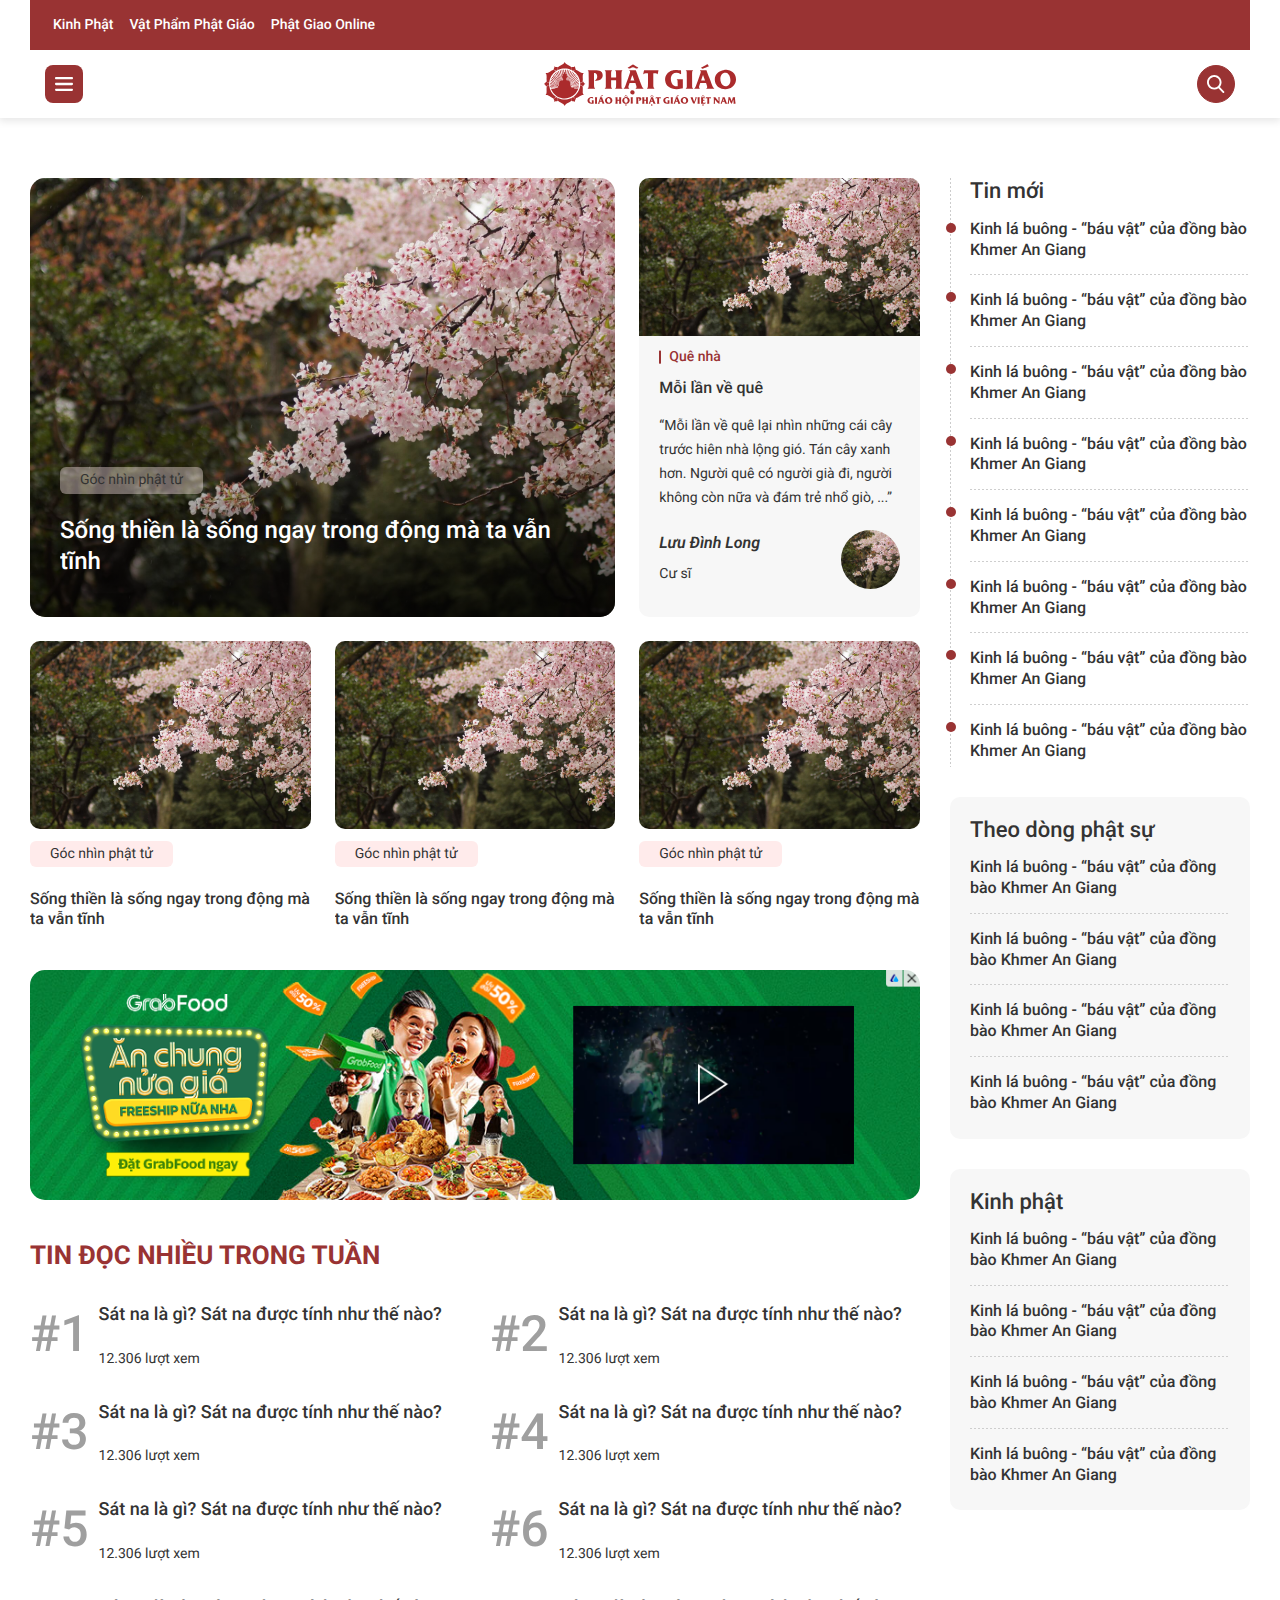
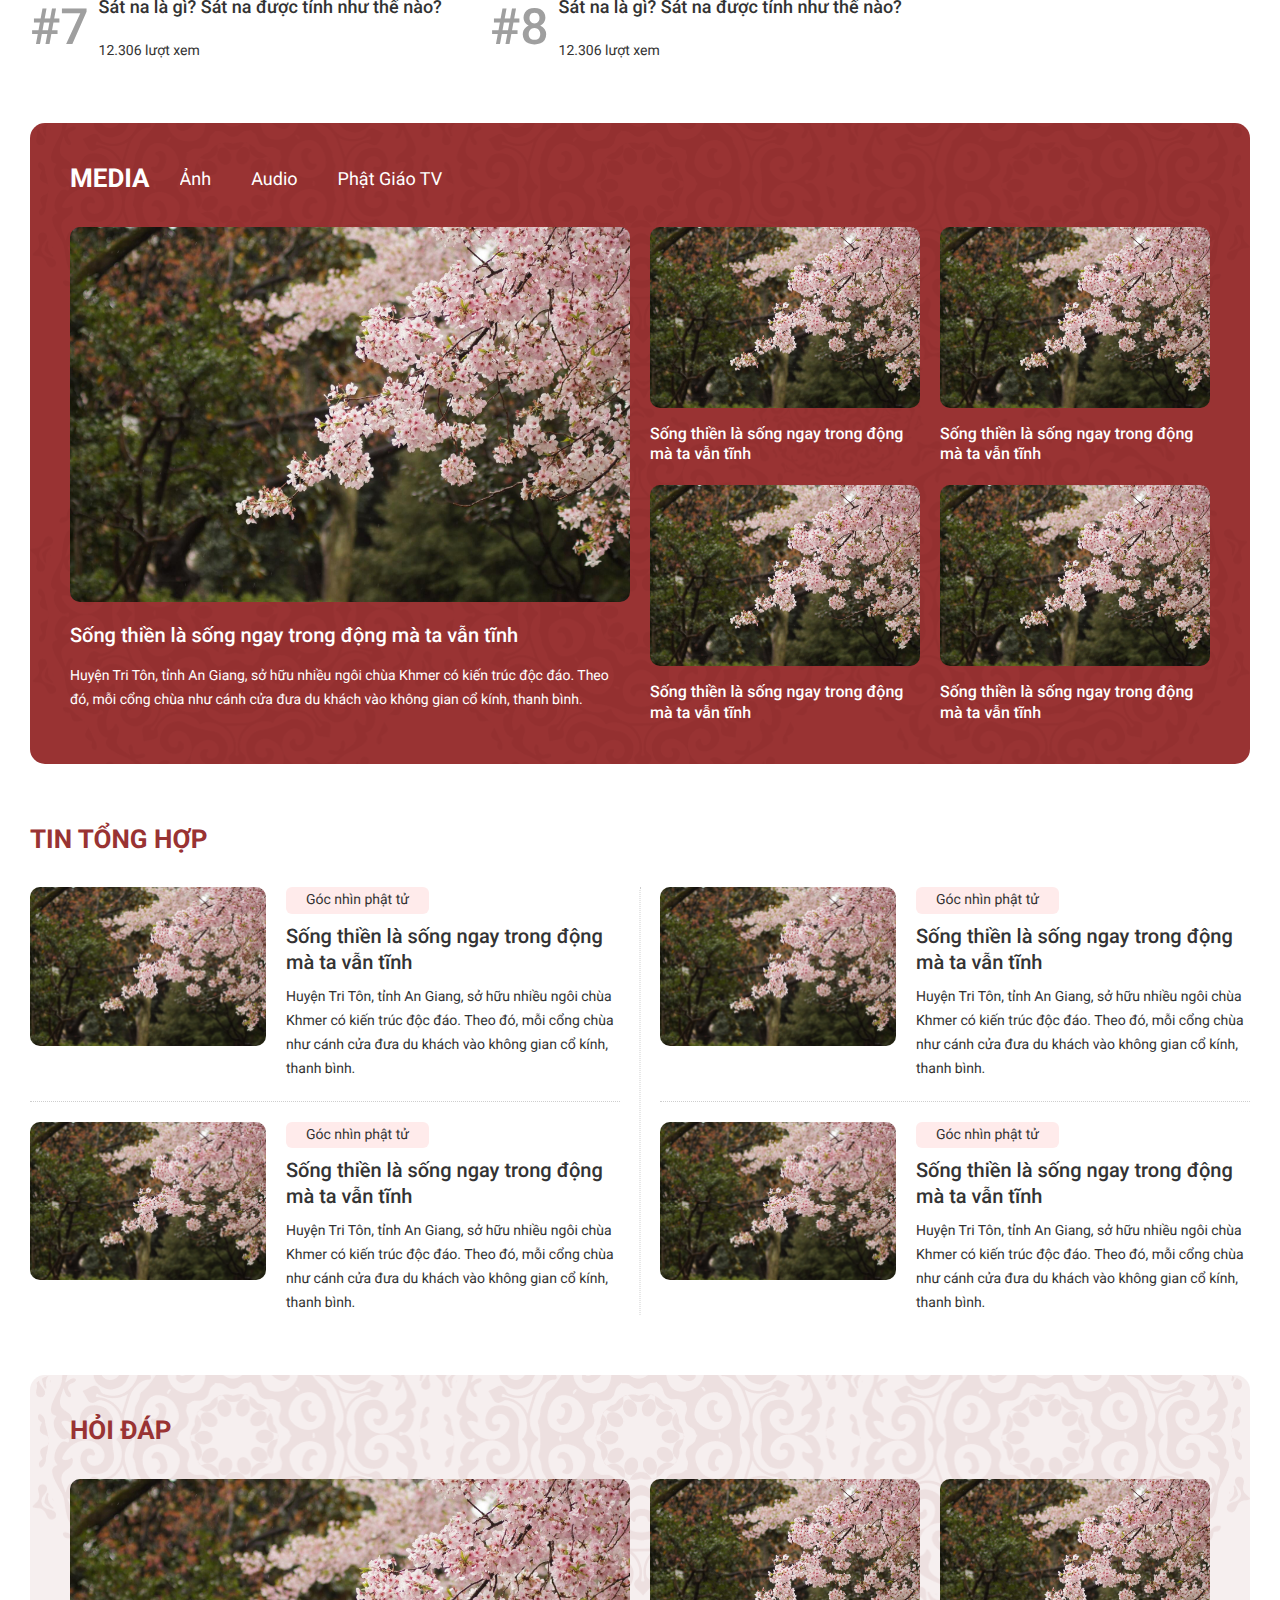
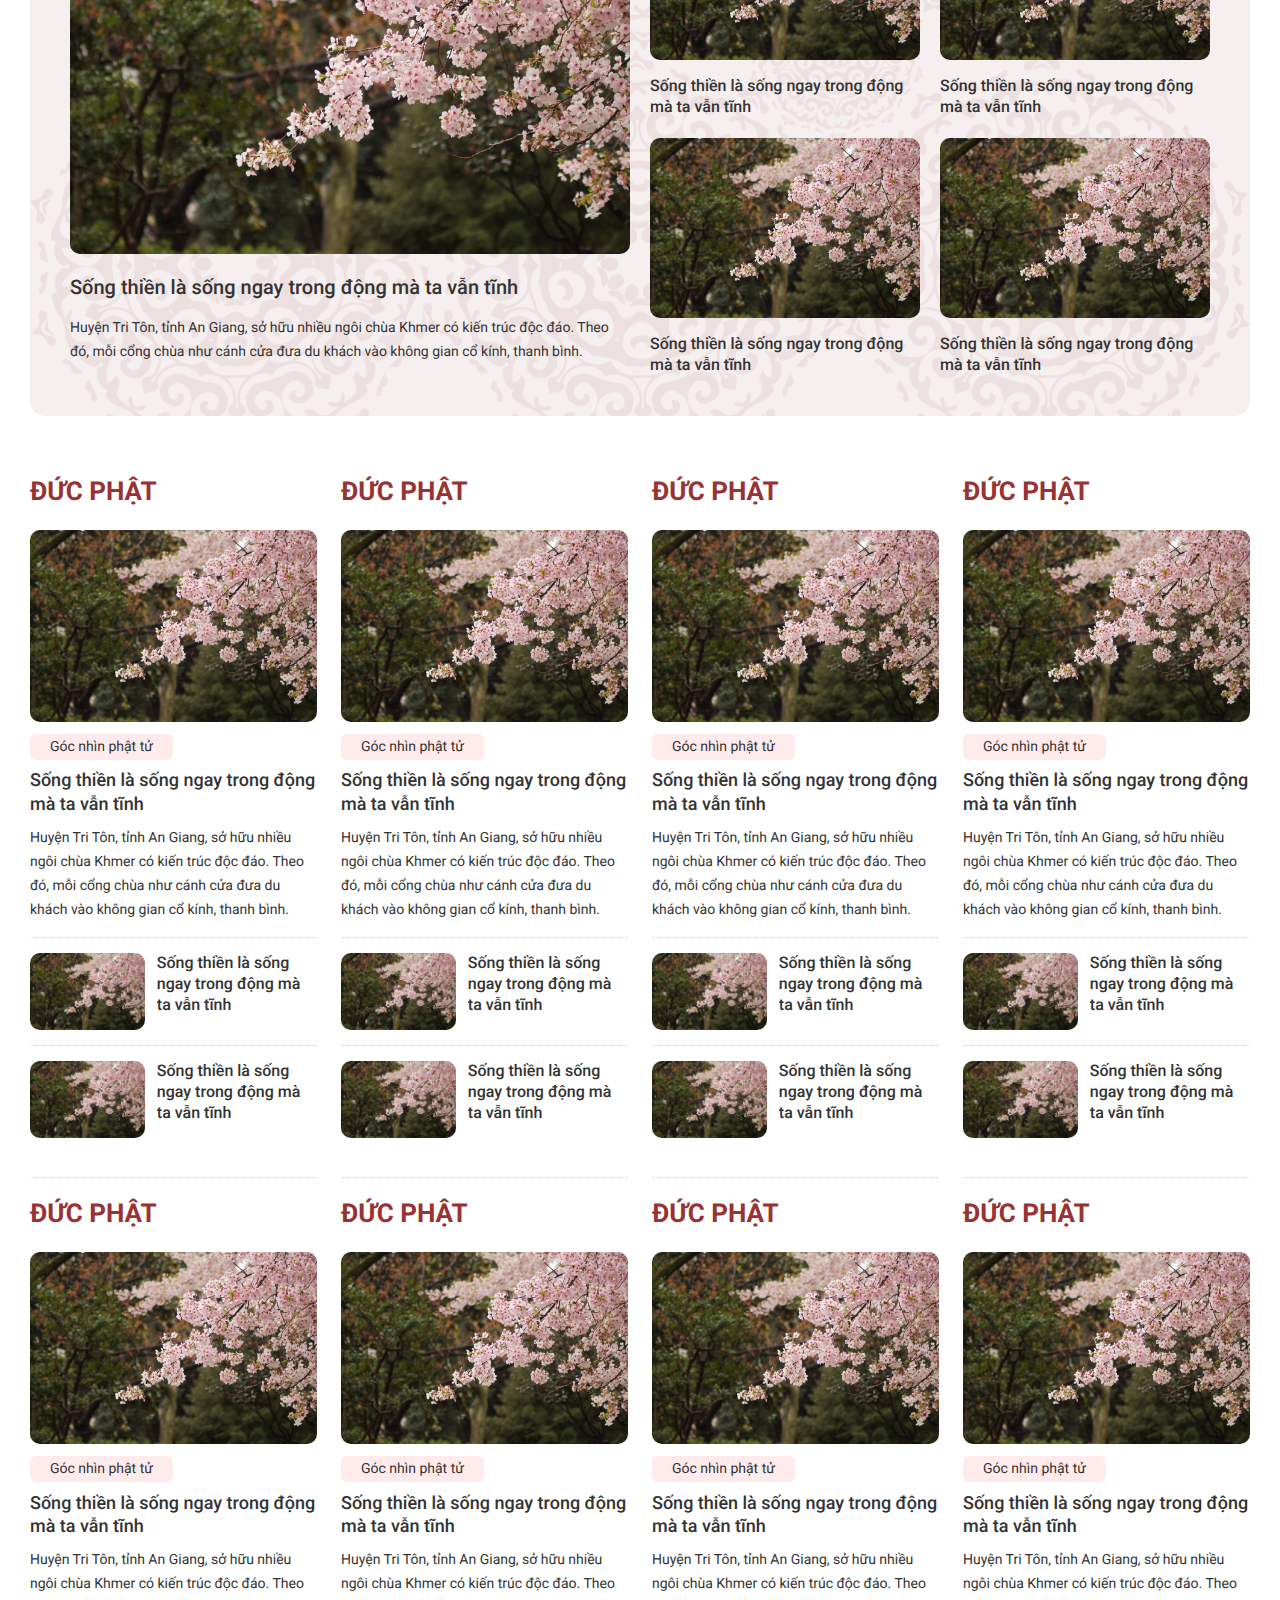
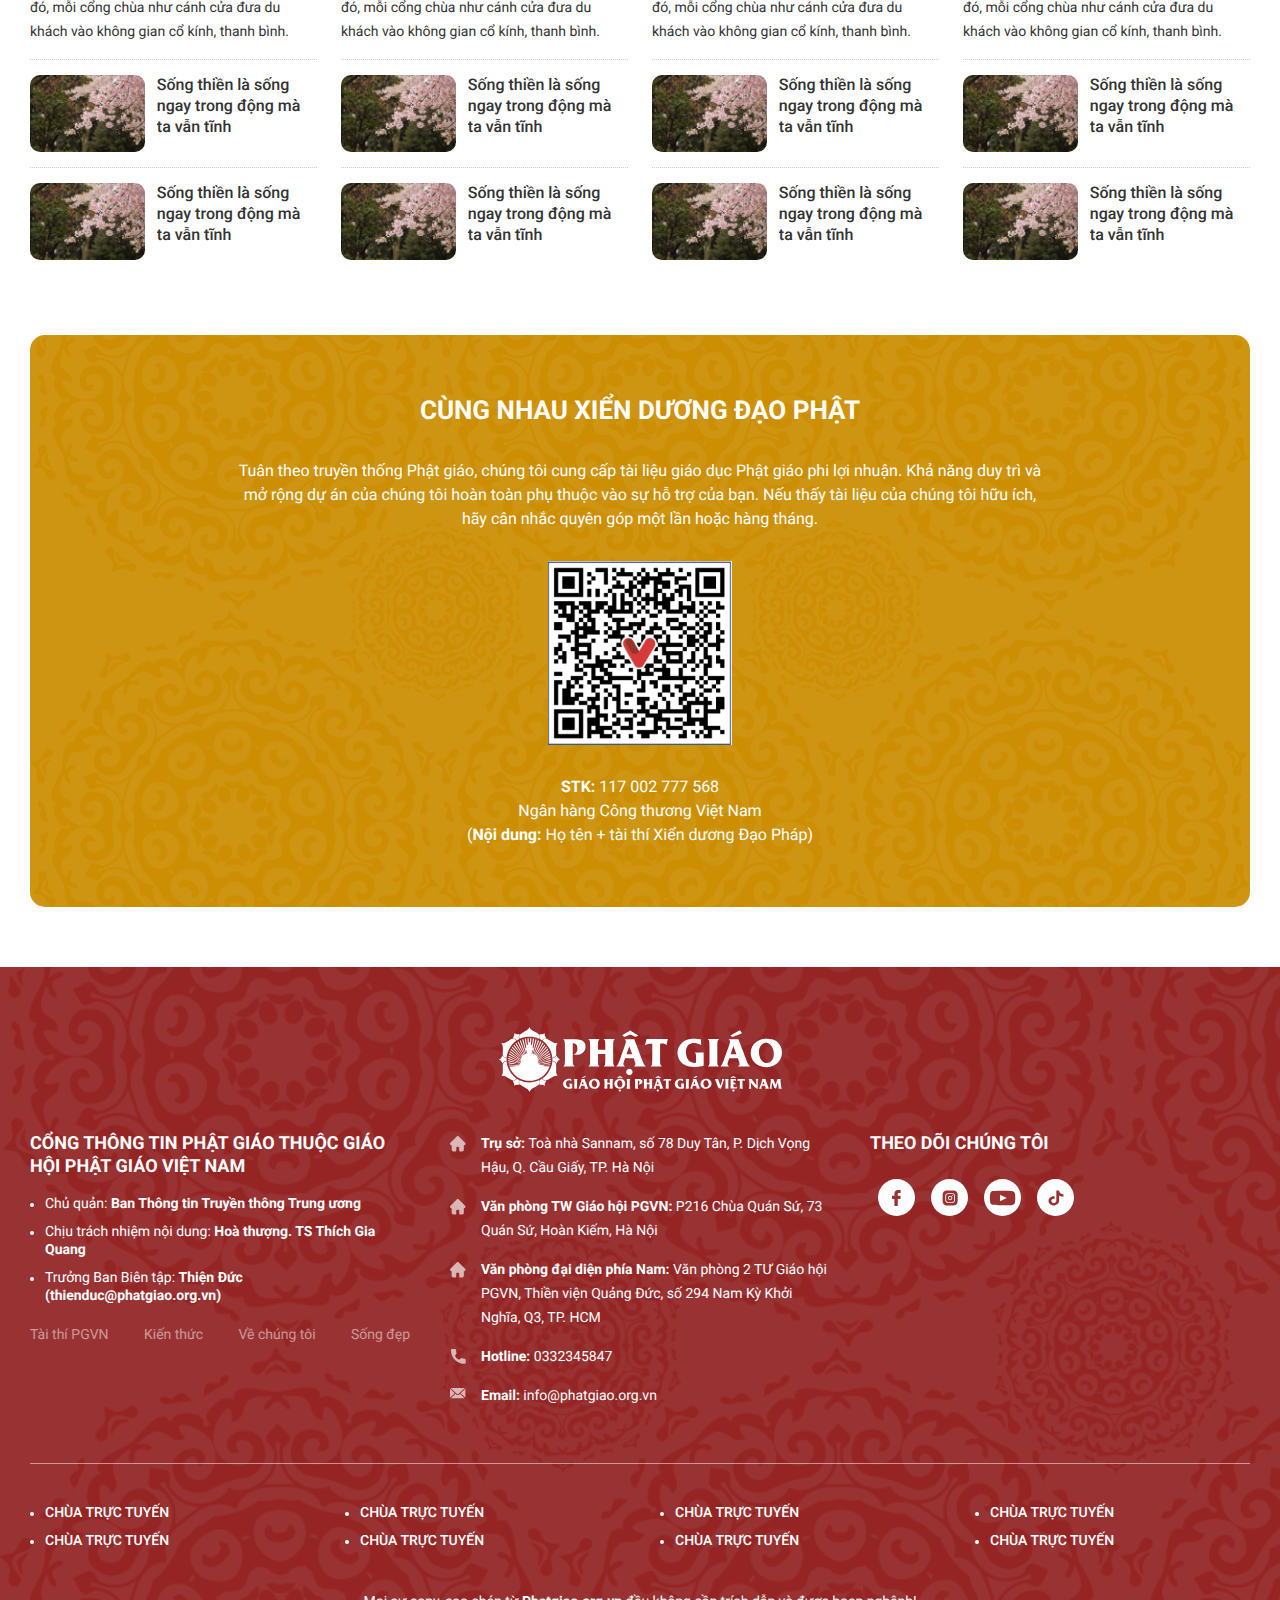
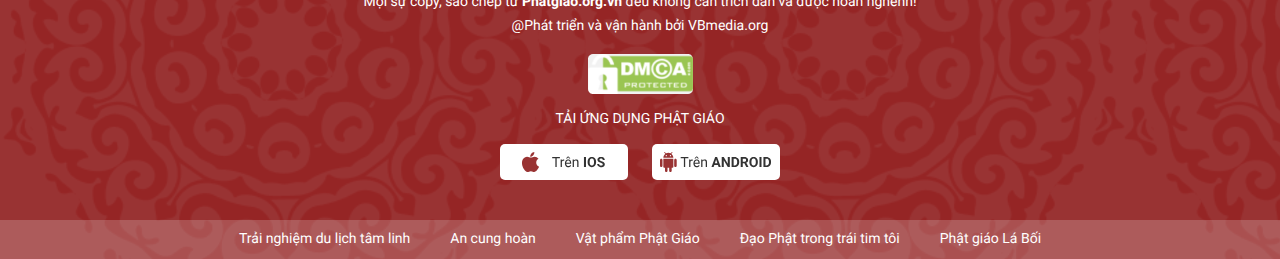
<file: index.html>
<!DOCTYPE html>
<html lang="vi">
    <head>
        <meta charset="UTF-8" />
        <meta http-equiv="X-UA-Compatible" content="IE=edge" />
        <meta name="viewport" content="width=device-width, initial-scale=1.0" />
        <!-- favicon -->
        <link rel="shortcut icon" href="./images/favicon/favicon.png" type="image/gif" sizes="16x16" />
        <!-- end favicon -->
        <title>Cổng thông tin Phật giáo thuộc Giáo hội Phật giáo Việt Nam</title>
        <!-- font -->
        <link rel="preconnect" href="https://fonts.googleapis.com" />
        <link rel="preconnect" href="https://fonts.gstatic.com" crossorigin />
        <link
            rel="preload"
            href="https://fonts.googleapis.com/css2?family=Roboto:ital,wght@0,100;0,300;0,400;0,500;0,700;0,900;1,100;1,300;1,400;1,500;1,700;1,900&display=swap"
            as="style" onload="this.rel='stylesheet'"
        />
        <!-- end font -->
        <link rel="stylesheet" href="./lib/swiper/swiper-bundle.min.css" />
        <link rel="stylesheet" href="./css/style.css" />
        <script src="./lib/jquery/jquery-3.7.1.min.js"></script>
    </head>

    <body>
        
        <!-- header -->
        <header id="header" class="header relative z-50 shadow js__stickyHeader">
            <!-- pc -->
            <div class="d-3xl-block d-xl-none">
                <div class="header-desk relative z-20">
                    <!-- top -->
                    <div class="header-top bg-white w-wrapper">
                        <div class="header-top__container py-20 w-1220 d-3xl-flex justify-between">
                            <!-- left -->
                            <div class="header-top__left flex-1">
                                <ul class="cate-hot__list d-3xl-flex items-center">
                                    <li class="cate-hot__item">
                                        <a href="#" class="cate-hot__link fs-14 fw-500 text-red-993 capitalize d-3xl-inline-block p-8">Kinh Phật</a>
                                    </li>
                                    <li class="cate-hot__item">
                                        <a href="#" class="cate-hot__link fs-14 fw-500 text-red-993 capitalize d-3xl-inline-block p-8">Vật Phẩm Phật Giáo</a>
                                    </li>
                                    <li class="cate-hot__item">
                                        <a href="#" class="cate-hot__link fs-14 fw-500 text-red-993 capitalize d-3xl-inline-block p-8">Phật Giao Online</a>
                                    </li>
                                </ul>
                            </div>
                            <!-- end left -->
                            
                            <!-- center -->
                            <div class="header-top__center flex-1 d-3xl-flex items-center justify-center">
                                <a href="#" class="logo">
                                    <img src="./images/svg/logo.svg" alt="" class="logo-img">
                                </a>
                            </div>
                            <!-- end center -->
                            
                            <!-- right -->
                            <div class="header-top__right flex-1 d-3xl-flex items-center justify-end">
                                <!-- social -->
                                <ul class="social d-3xl-flex items-center justify-center">
                                    <li class="social-item">
                                        <a href="#" class="social-link">
                                            <img src="./images/svg/fb-red.svg" alt="" class="social-icon">
                                        </a>
                                    </li>
                                    <li class="social-item">
                                        <a href="#" class="social-link">
                                            <img src="./images/svg/insta-red.svg" alt="" class="social-icon">
                                        </a>
                                    </li>
                                    <li class="social-item">
                                        <a href="#" class="social-link">
                                            <img src="./images/svg/ytb-red.svg" alt="" class="social-icon">
                                        </a>
                                    </li>
                                    <li class="social-item">
                                        <a href="#" class="social-link">
                                            <img src="./images/svg/tiktok-red.svg" alt="" class="social-icon">
                                        </a>
                                    </li>
                                    
                                </ul>
                                <!-- end social -->
                            </div>
                            <!-- end right -->
                        </div>
                    </div>
                    <!-- end top -->

                    <!-- menu -->
                    <div class="header-menu bg-white w-wrapper">
                        <div class="header-menu__container w-1220 d-3xl-flex justify-between">
                            <!-- navbar -->
                            <nav class="navbar flex-1">
                                <ul class="navbar-wrapper d-3xl-flex items-center gap-30 justify-between">
                                    <li class="navbar-item">
                                        <a href="#" class="icon-20">
                                            <img src="./images/svg/home-red.svg" alt="" class="">
                                        </a>
                                    </li>
                                    <li class="navbar-item">
                                        <div class="navbar-item__heading d-3xl-flex items-center uppercase fw-600 fs-14">
                                            <a href="#" class="navbar-item__text flex-1 d-3xl-inline-block">Tin tức</a>
                                            <div class="navbar-item__icon flex-0">
                                                <img src="./images/svg/arrow-down-gray.svg" alt="">
                                            </div>
                                        </div>
                                        <ul class="navbar-dropdown fs-14 scroll">
                                            <li class="navbar-dropdown__item">
                                                <a href="#" class="navbar-dropdown__link">Trong nước</a>
                                            </li>
                                            <li class="navbar-dropdown__item">
                                                <a href="#" class="navbar-dropdown__link">Quốc tế</a>
                                            </li>
                                            <li class="navbar-dropdown__item">
                                                <a href="#" class="navbar-dropdown__link">Tin phật sự</a>
                                            </li>
                                            <li class="navbar-dropdown__item">
                                                <a href="#" class="navbar-dropdown__link">Tin mới</a>
                                            </li>
                                        </ul>
                                    </li>
                                    <li class="navbar-item">
                                        <div class="navbar-item__heading d-3xl-flex items-center uppercase fw-600 fs-14">
                                            <a href="#" class="navbar-item__text flex-1 d-3xl-inline-block">Xiển dương phật pháp</a>
                                            <div class="navbar-item__icon flex-0">
                                                <img src="./images/svg/arrow-down-gray.svg" alt="">
                                            </div>
                                        </div>
                                        <ul class="navbar-dropdown fs-14 scroll">
                                            <li class="navbar-dropdown__item">
                                                <a href="#" class="navbar-dropdown__link">Trong nước</a>
                                            </li>
                                            <li class="navbar-dropdown__item">
                                                <a href="#" class="navbar-dropdown__link">Quốc tế</a>
                                            </li>
                                            <li class="navbar-dropdown__item">
                                                <a href="#" class="navbar-dropdown__link">Tin phật sự</a>
                                            </li>
                                            <li class="navbar-dropdown__item">
                                                <a href="#" class="navbar-dropdown__link">Tin mới</a>
                                            </li>
                                        </ul>
                                    </li>
                                    <li class="navbar-item">
                                        <div class="navbar-item__heading d-3xl-flex items-center uppercase fw-600 fs-14">
                                            <a href="#" class="navbar-item__text flex-1 d-3xl-inline-block">Đức phật</a>
                                        </div>
                                    </li>
                                    <li class="navbar-item">
                                        <div class="navbar-item__heading d-3xl-flex items-center uppercase fw-600 fs-14">
                                            <a href="#" class="navbar-item__text flex-1 d-3xl-inline-block">Kinh sách</a>
                                        </div>
                                    </li>
                                    <li class="navbar-item">
                                        <div class="navbar-item__heading d-3xl-flex items-center uppercase fw-600 fs-14">
                                            <a href="#" class="navbar-item__text flex-1 d-3xl-inline-block">Giáo hội</a>
                                        </div>
                                    </li>
                                    <li class="navbar-item">
                                        <div class="navbar-item__heading d-3xl-flex items-center uppercase fw-600 fs-14">
                                            <a href="#" class="navbar-item__text flex-1 d-3xl-inline-block">Media</a>
                                        </div>
                                    </li>
                                    <li class="navbar-item">
                                        <div class="navbar-item__heading d-3xl-flex items-center uppercase fw-600 fs-14">
                                            <a href="#" class="navbar-item__text flex-1 d-3xl-inline-block">Môi trường</a>
                                        </div>
                                    </li>

                                    <li class="navbar-item navbar-more  js__navbarMore">
                                        <div class="navbar-more__icon js__navbarMoreIcon">
                                            <div class="bar">
                                                <img src="./images/svg/bar.svg" alt="">
                                            </div>
                                            <div class="close">
                                                <img src="./images/svg/close.svg" alt="">
                                            </div>
                                        </div>
                                        
                                    </li>
                                </ul>
                            </nav>
                            <!-- end navbar -->

                            <!-- extend -->
                            <div class="navbar-more__content w-wrapper js__navbarMoreContent">
                                <div class="navbar-more__inner w-1220 scroll">
                                    <ul class="navbar-more__list d-3xl-grid gap-24">
                                        <li class="navbar-more__item">
                                            <div class="navbar-more__title"><a href="#">Cate 1</a></div>
                                            <ul class="navbar-more__children">
                                                <li><a href="#">Cate 2</a></li>
                                                <li><a href="#">Cate 2</a></li>
                                                <li><a href="#">Cate 2</a></li>
                                                <li><a href="#">Cate 2</a></li>
                                            </ul>
                                        </li>
                                        <li class="navbar-more__item">
                                            <div class="navbar-more__title"><a href="#">Cate 1</a></div>
                                            <ul class="navbar-more__children">
                                                <li><a href="#">Cate 2</a></li>
                                                <li><a href="#">Cate 2</a></li>
                                                <li><a href="#">Cate 2</a></li>
                                                <li><a href="#">Cate 2</a></li>
                                            </ul>
                                        </li>
                                        <li class="navbar-more__item">
                                            <div class="navbar-more__title"><a href="#">Cate 1</a></div>
                                            <ul class="navbar-more__children">
                                                <li><a href="#">Cate 2</a></li>
                                                <li><a href="#">Cate 2</a></li>
                                                <li><a href="#">Cate 2</a></li>
                                                <li><a href="#">Cate 2</a></li>
                                            </ul>
                                        </li>
                                        <li class="navbar-more__item">
                                            <div class="navbar-more__title"><a href="#">Cate 1</a></div>
                                            <ul class="navbar-more__children">
                                                <li><a href="#">Cate 2</a></li>
                                                <li><a href="#">Cate 2</a></li>
                                                <li><a href="#">Cate 2</a></li>
                                                <li><a href="#">Cate 2</a></li>
                                            </ul>
                                        </li>
                                        <li class="navbar-more__item">
                                            <div class="navbar-more__title"><a href="#">Cate 1</a></div>
                                            <ul class="navbar-more__children">
                                                <li><a href="#">Cate 2</a></li>
                                                <li><a href="#">Cate 2</a></li>
                                                <li><a href="#">Cate 2</a></li>
                                                <li><a href="#">Cate 2</a></li>
                                            </ul>
                                        </li>
                                        <li class="navbar-more__item">
                                            <div class="navbar-more__title"><a href="#">Cate 1</a></div>
                                            <ul class="navbar-more__children">
                                                <li><a href="#">Cate 2</a></li>
                                                <li><a href="#">Cate 2</a></li>
                                                <li><a href="#">Cate 2</a></li>
                                                <li><a href="#">Cate 2</a></li>
                                            </ul>
                                        </li>
                                    </ul>
                                </div>
                            </div>
                            <!-- end extend -->

                            <!-- search -->
                            <div class="search flex-0 d-3xl-flex items-center ml-40 mr-3xl--10 js__searchDesk">
                                <!-- icon -->
                                <div class="search-icon icon-20 d-3xl-flex items-center p-10 js__searchIconDesk pointer">
                                    <img src="./images/svg/search.svg" alt="">
                                </div>
                                <!-- end icon -->
                                <div class="search-content js__searchContentDesk">
                                    <form action="search-form">
                                        <div class="search-group">
                                            <input type="text" class="search-input js__searchInputDesk" placeholder="Tìm kiếm...">
                                        </div>
                                    </form>
                                </div>
                            </div>
                            <!-- end search -->
                        </div>
                    </div>
                    <!-- end menu -->
                </div>
            </div>
            <!-- end pc -->
             
            <!-- mb -->
            <div class="d-3xl-none d-xl-block">
                <div class="header-mb relative z-10">
                    <!-- top -->
                    <div class="header-mb__top w-wrapper w-1220 bg-red-993 py-8">
                        <div class="header-mb__top-wrapper">
                            <ul class="cate-hot__list d-3xl-flex items-center">
                                <li class="cate-hot__item">
                                    <a href="#" class="cate-hot__link fs-14 fw-500 text-white capitalize d-3xl-inline-block p-8">Kinh Phật</a>
                                </li>
                                <li class="cate-hot__item">
                                    <a href="#" class="cate-hot__link fs-14 fw-500 text-white capitalize d-3xl-inline-block p-8">Vật Phẩm Phật Giáo</a>
                                </li>
                                <li class="cate-hot__item">
                                    <a href="#" class="cate-hot__link fs-14 fw-500 text-white capitalize d-3xl-inline-block p-8">Phật Giao Online</a>
                                </li>
                            </ul>
                        </div>
                    </div>
                    <!-- end top -->
                    <div class="header-mb__bot w-wrapper w-1220 bg-white py-12">
                        <!-- menu -->
                        <div class="header-mb__menu d-3xl-flex items-center justify-between">
                            <!-- left -->
                            <div class="header-mb__left flex-0">
                                <!-- submenu -->
                                <div class="sub-menu">
                                    <!-- icon bar -->
                                    <div class="icon-bar js__clickShowMenuMb bg-red-993">
                                        <img src="./images/svg/bar-w.svg" alt="">
                                    </div>
                                    <!-- end icon bar -->
                                    <!-- content -->
                                    <div class="sub-menu__content">
                                        <!-- close -->
                                        <div class="sub-menu__close js__closeSubMenu d-3xl-flex items-center">
                                            <img src="./images/svg/close-w.svg" alt="">
                                        </div>
                                        <!-- end close -->
    
                                        <div class="sub-menu__container">
                                            <!-- list -->
                                            <div class="sub-menu__list">
                                                <!-- item -->
                                                <div class="sub-menu__item px-20">
                                                    <!-- heading -->
                                                    <div class="heading-sub d-3xl-flex items-center justify-between py-8 text-red-993">
                                                        <h3 class="heading-sub__title fs-14 fw-500 uppercase">
                                                            <a href="#">Tin tức</a>
                                                        </h3>
                                                        <div class="heading-sub__arrow js__dropDown">
                                                            <img src="./images/svg/arrow-down-gray.svg" alt="">
                                                        </div>
                                                    </div>
                                                    <!-- end heading -->
    
                                                    <!-- sub menu list -->
                                                    <ul class="list-sub js__listSubMenu">
                                                        <li class="item-sub">
                                                            <a href="#" class="item-sub__link fs-16">Release Calender</a>
                                                        </li>
                                                        <li class="item-sub">
                                                            <a href="#" class="item-sub__link fs-16">Release Calender</a>
                                                        </li>
                                                        <li class="item-sub">
                                                            <a href="#" class="item-sub__link fs-16">Release Calender</a>
                                                        </li>
                                                    </ul>
                                                    <!-- end sub menu list -->
                                                </div>
                                                <!-- end item -->
                                                <!-- item -->
                                                <div class="sub-menu__item px-20">
                                                    <!-- heading -->
                                                    <div class="heading-sub d-3xl-flex items-center justify-between py-8 text-red-993">
                                                        <h3 class="heading-sub__title fs-14 fw-500 uppercase">
                                                            <a href="#">Tin tức</a>
                                                        </h3>
                                                        <div class="heading-sub__arrow js__dropDown">
                                                            <img src="./images/svg/arrow-down-gray.svg" alt="">
                                                        </div>
                                                    </div>
                                                    <!-- end heading -->
    
                                                    <!-- sub menu list -->
                                                    <ul class="list-sub js__listSubMenu">
                                                        <li class="item-sub">
                                                            <a href="#" class="item-sub__link fs-16">Release Calender</a>
                                                        </li>
                                                        <li class="item-sub">
                                                            <a href="#" class="item-sub__link fs-16">Release Calender</a>
                                                        </li>
                                                        <li class="item-sub">
                                                            <a href="#" class="item-sub__link fs-16">Release Calender</a>
                                                        </li>
                                                    </ul>
                                                    <!-- end sub menu list -->
                                                </div>
                                                <!-- end item -->
                                                <!-- item -->
                                                <div class="sub-menu__item px-20">
                                                    <!-- heading -->
                                                    <div class="heading-sub d-3xl-flex items-center justify-between py-8 text-red-993">
                                                        <h3 class="heading-sub__title fs-14 fw-500 uppercase">
                                                            <a href="#">Tin tức</a>
                                                        </h3>
                                                        <div class="heading-sub__arrow js__dropDown">
                                                            <img src="./images/svg/arrow-down-gray.svg" alt="">
                                                        </div>
                                                    </div>
                                                    <!-- end heading -->
    
                                                    <!-- sub menu list -->
                                                    <ul class="list-sub js__listSubMenu">
                                                        <li class="item-sub">
                                                            <a href="#" class="item-sub__link fs-16">Release Calender</a>
                                                        </li>
                                                        <li class="item-sub">
                                                            <a href="#" class="item-sub__link fs-16">Release Calender</a>
                                                        </li>
                                                        <li class="item-sub">
                                                            <a href="#" class="item-sub__link fs-16">Release Calender</a>
                                                        </li>
                                                    </ul>
                                                    <!-- end sub menu list -->
                                                </div>
                                                <!-- end item -->
                                               
                                               
                                            </div>
                                            <!-- end list -->
                                        </div>
                                    </div>
                                    <!-- end content -->
                                    <div class="overlay js__overlay"></div>
                                </div>
                                <!-- end submenu -->
                            </div>
                            <!-- end left -->
                            <!-- center -->
                            <div class="header-mb__center flex-1 d-3xl-flex items-center justify-center">
                                <a href="#" class="logo">
                                    <img src="./images/svg/logo.svg" alt="" class="logo-img">
                                </a>
                            </div>
                            <!-- end center -->
                            <!-- right -->
                            <div class="header-mb__right flex-0">
                                <div class="search-mb">
                                    <div class="search-mb__icon js__searchMb">
                                        <img src="./images/svg/search-w.svg" alt="">
                                    </div>
                                    <!-- form -->
                                    <div class="header-search-mb__form h-60 w-full js__formSearchMb">
                                        <form action="" class="w-full h-full">
                                            <div class="relative w-full h-full">
                                                <input type="text" class="header-search-input w-full h-full p-8 fs-16 js__focusSearchMb" placeholder="Search...">
                                                <div class="header-search-btn absolute h-full d-3xl-flex items-center p-8 js__closeSearchMb icon-20">
                                                    <img src="./images/svg/close.svg" alt="">
                                                </div>
                                            </div>
                                        </form>
                                    </div>
                                    <!-- end form -->
                                </div>
                            </div>
                            <!-- end right -->
                        </div>
                        <!-- end menu -->
                    </div>
                    </div>
                </div>
            </div>
            <!-- end mb -->

        </header>
        <!-- end header -->
        <!-- main -->
        <main id="main" class="main">
            <!-- primary -->
            <section class="section-primary relative w-wrapper z-20 over-hidden">
                <div class="section-primary__container w-1220 w-md-500 d-3xl-flex d-md-block py-3xl-60 py-lg-50 py-md-30">
                    <!-- left -->
                    <div class="section-primary__left flex-1">
                        <!-- box outstanding -->
                        <div class="box-outstanding d-3xl-grid d-md-block col-3 gap-24 mb-24">
                            <!-- large -->
                            <div class="box-outstanding__large">
                                <div class="article relative over-hidden border-15">
                                    <!-- img  -->
                                    <div class="article-img">
                                        <a href="#" class="ratio-4x3 article-inner">
                                            <img loading="lazy" class="article-inner__img" src="./images/2.jpg" width="" height="" alt="">
                                            
                                        </a>
                                    </div>
                                    <!-- end img -->

                                    <!-- content -->
                                    <div class="article-content absolute inset-0 py-40 px-30 d-3xl-flex flex-column">
                                        <div class="article-cate mb-16 fs-14">
                                            <a href="#" class="border-6 over-hidden bg-red-ffe65 px-20 py-4 d-3xl-inline-block">Góc nhìn phật tử</a>
                                        </div>
                                        <h1 class="article-title fs-24 fw-500 text-white fix-text5">
                                            <a href="#">Sống thiền là sống ngay trong động mà ta vẫn tĩnh</a>
                                        </h1>
                                    </div>
                                    <!-- end content -->
        
                                </div>
                            </div>
                            <!-- end large -->

                            <!-- small -->
                            <div class="box-outstanding__small">
                                <div class="article d-3xl-flex flex-column h-full relative over-hidden border-10 bg-gray-f7">
                                    <!-- img  -->
                                    <div class="article-img-desk flex-0 d-3xl-block d-md-none">
                                        <a href="#" class="ratio-16x9 article-inner">
                                            <img loading="lazy" class="article-inner__img" src="./images/2.jpg" width="" height="" alt="">
                                            
                                        </a>
                                    </div>
                                    <!-- end img -->
                                    <!-- img  -->
                                    <a href="#" class="article-img-mb flex-0 d-3xl-none d-md-block w-40 ratio-21x9 article-inner">
                                        <img loading="lazy" class="article-inner__img" src="./images/2.jpg" width="" height="" alt="">
                                        
                                    </a>
                                    <!-- end img -->

                                    <!-- content -->
                                    <div class="article-content px-20 pb-20 pt-12 d-3xl-flex flex-column flex-1">
                                        <div class="article-cate mb-12 cate-primary fs-14 ">
                                            <a href="#" class="pl-10 fw-500 text-red-993 d-3xl-inline-block">Quê nhà</a>
                                        </div>
                                        <h2 class="article-title fs-16 fw-500 fix-text5 mb-15">
                                            <a href="#">Mỗi lần về quê</a>
                                        </h2>
                                        <div class="article-des mb-20 fs-14 fix-text5">
                                            <p>“Mỗi lần về quê lại nhìn những cái cây trước hiên nhà lộng gió. Tán cây xanh hơn. Người quê có người già đi, người không còn nữa và đám trẻ nhổ giò, ...”</p>
                                        </div>

                                        <div class="article-author d-3xl-flex items-center justify-between">
                                            <!-- info -->
                                            <div class="author-info flex-1 pr-10">
                                                <h3 class="author-name fs-16 fw-600 mb-8 text-italic">
                                                    <a href="#">Lưu Đình Long</a>
                                                </h3>
                                                <div class="author-positon fs-14">
                                                    <p>Cư sĩ</p>
                                                </div>
                                            </div>
                                            <!-- end info -->
                                            <!-- avatar -->
                                            <div class="author-avatar flex-0">
                                                <a href="#">
                                                    <img src="./images/2.jpg" alt="">
                                                </a>
                                            </div>
                                            <!-- end avatar -->
                                            
                                        </div>
                                    </div>
                                    <!-- end content -->
        
                                </div>
                            </div>
                            <!-- end small -->
                        </div>
                        <!-- end box outstanding -->

                        <!-- box smalls -->
                        <div class="box-smalls d-3xl-grid col-3 gap-24">
                            <!-- article -->
                            <div class="article relative">
                                <!-- img  -->
                                <div class="article-img over-hidden border-10">
                                    <a href="#" class="ratio-3x2 article-inner">
                                        <img loading="lazy" class="article-inner__img" src="./images/2.jpg" width="" height="" alt="">
                                    </a>
                                </div>
                                <!-- end img -->

                                <!-- content -->
                                <div class="article-content pt-12">
                                    <div class="article-cate mb-16 fs-14">
                                        <a href="#" class="border-6 over-hidden bg-red-ffe px-20 py-4 d-3xl-inline-block">Góc nhìn phật tử</a>
                                    </div>
                                    <h3 class="article-title fs-16 fw-500 fix-text5">
                                        <a href="#">Sống thiền là sống ngay trong động mà ta vẫn tĩnh</a>
                                    </h3>
                                </div>
                                <!-- end content -->
    
                            </div>
                            <!-- end article -->
                            <!-- article -->
                            <div class="article relative">
                                <!-- img  -->
                                <div class="article-img over-hidden border-10">
                                    <a href="#" class="ratio-3x2 article-inner">
                                        <img loading="lazy" class="article-inner__img" src="./images/2.jpg" width="" height="" alt="">
                                    </a>
                                </div>
                                <!-- end img -->

                                <!-- content -->
                                <div class="article-content pt-12">
                                    <div class="article-cate mb-16 fs-14">
                                        <a href="#" class="border-6 over-hidden bg-red-ffe px-20 py-4 d-3xl-inline-block">Góc nhìn phật tử</a>
                                    </div>
                                    <h3 class="article-title fs-16 fw-500 fix-text5">
                                        <a href="#">Sống thiền là sống ngay trong động mà ta vẫn tĩnh</a>
                                    </h3>
                                </div>
                                <!-- end content -->
    
                            </div>
                            <!-- end article -->
                            <!-- article -->
                            <div class="article relative">
                                <!-- img  -->
                                <div class="article-img over-hidden border-10">
                                    <a href="#" class="ratio-3x2 article-inner">
                                        <img loading="lazy" class="article-inner__img" src="./images/2.jpg" width="" height="" alt="">
                                    </a>
                                </div>
                                <!-- end img -->

                                <!-- content -->
                                <div class="article-content pt-12">
                                    <div class="article-cate mb-16 fs-14">
                                        <a href="#" class="border-6 over-hidden bg-red-ffe px-20 py-4 d-3xl-inline-block">Góc nhìn phật tử</a>
                                    </div>
                                    <h3 class="article-title fs-16 fw-500 fix-text5">
                                        <a href="#">Sống thiền là sống ngay trong động mà ta vẫn tĩnh</a>
                                    </h3>
                                </div>
                                <!-- end content -->
    
                            </div>
                            <!-- end article -->
                            <!-- article -->
                            <div class="article relative">
                                <!-- img  -->
                                <div class="article-img over-hidden border-10">
                                    <a href="#" class="ratio-3x2 article-inner">
                                        <img loading="lazy" class="article-inner__img" src="./images/2.jpg" width="" height="" alt="">
                                    </a>
                                </div>
                                <!-- end img -->

                                <!-- content -->
                                <div class="article-content pt-12">
                                    <div class="article-cate mb-16 fs-14">
                                        <a href="#" class="border-6 over-hidden bg-red-ffe px-20 py-4 d-3xl-inline-block">Góc nhìn phật tử</a>
                                    </div>
                                    <h3 class="article-title fs-16 fw-500 fix-text5">
                                        <a href="#">Sống thiền là sống ngay trong động mà ta vẫn tĩnh</a>
                                    </h3>
                                </div>
                                <!-- end content -->
    
                            </div>
                            <!-- end article -->
                            
                        </div>
                        <!-- end box smalls -->

                        <!-- mb -->
                        <div class="d-3xl-none d-md-block">
                            <!-- box latest news-->
                            <div class="box-latest-news mb-30">
                                <!-- heading -->
                                <h2 class="heading-two fs-22 fw-500 mb-12">
                                    <a href="#">Tin mới</a>
                                </h2>
                                <!-- end heading -->

                                <!-- list -->
                                <div class="box-latest-news__list">
                                    <!-- article -->
                                    <div class="article py-15 border-dotted-ce">
                                        <h3 class="article-title fs-16 fw-500">
                                            <a href="#">Kinh lá buông - “báu vật” của đồng bào Khmer An Giang</a>
                                        </h3>
                                    </div>
                                    <!-- end article -->
                                    <!-- article -->
                                    <div class="article py-15 border-dotted-ce">
                                        <h3 class="article-title fs-16 fw-500">
                                            <a href="#">Kinh lá buông - “báu vật” của đồng bào Khmer An Giang</a>
                                        </h3>
                                    </div>
                                    <!-- end article -->
                                    <!-- article -->
                                    <div class="article py-15 border-dotted-ce">
                                        <h3 class="article-title fs-16 fw-500">
                                            <a href="#">Kinh lá buông - “báu vật” của đồng bào Khmer An Giang</a>
                                        </h3>
                                    </div>
                                    <!-- end article -->
                                    <!-- article -->
                                    <div class="article py-15 border-dotted-ce">
                                        <h3 class="article-title fs-16 fw-500">
                                            <a href="#">Kinh lá buông - “báu vật” của đồng bào Khmer An Giang</a>
                                        </h3>
                                    </div>
                                    <!-- end article -->
                                    <!-- article -->
                                    <div class="article py-15 border-dotted-ce">
                                        <h3 class="article-title fs-16 fw-500">
                                            <a href="#">Kinh lá buông - “báu vật” của đồng bào Khmer An Giang</a>
                                        </h3>
                                    </div>
                                    <!-- end article -->
                                    <!-- article -->
                                    <div class="article py-15 border-dotted-ce">
                                        <h3 class="article-title fs-16 fw-500">
                                            <a href="#">Kinh lá buông - “báu vật” của đồng bào Khmer An Giang</a>
                                        </h3>
                                    </div>
                                    <!-- end article -->
                                    <!-- article -->
                                    <div class="article py-15 border-dotted-ce">
                                        <h3 class="article-title fs-16 fw-500">
                                            <a href="#">Kinh lá buông - “báu vật” của đồng bào Khmer An Giang</a>
                                        </h3>
                                    </div>
                                    <!-- end article -->
                                    <!-- article -->
                                    <div class="article py-15 border-dotted-ce">
                                        <h3 class="article-title fs-16 fw-500">
                                            <a href="#">Kinh lá buông - “báu vật” của đồng bào Khmer An Giang</a>
                                        </h3>
                                    </div>
                                    <!-- end article -->
                                    
                                </div>
                                <!-- end list -->
                            </div>
                            <!-- end box latest news-->

                            <!-- box theo dòng phật sự -->
                            <div class="box-latest-news-secondary mb-30 border-10 p-20 bg-gray-f7">
                                <!-- heading -->
                                <h2 class="heading-two fs-22 fw-500 mb-12">
                                    <a href="#">Theo dòng phật sự</a>
                                </h2>
                                <!-- end heading -->

                                <!-- list -->
                                <div class="box-latest-news-secondary__list">
                                    <!-- article -->
                                    <div class="article py-15 border-dotted-ce">
                                        <h3 class="article-title fs-16 fw-500">
                                            <a href="#">Kinh lá buông - “báu vật” của đồng bào Khmer An Giang</a>
                                        </h3>
                                    </div>
                                    <!-- end article -->
                                    <!-- article -->
                                    <div class="article py-15 border-dotted-ce">
                                        <h3 class="article-title fs-16 fw-500">
                                            <a href="#">Kinh lá buông - “báu vật” của đồng bào Khmer An Giang</a>
                                        </h3>
                                    </div>
                                    <!-- end article -->
                                    <!-- article -->
                                    <div class="article py-15 border-dotted-ce">
                                        <h3 class="article-title fs-16 fw-500">
                                            <a href="#">Kinh lá buông - “báu vật” của đồng bào Khmer An Giang</a>
                                        </h3>
                                    </div>
                                    <!-- end article -->
                                    <!-- article -->
                                    <div class="article py-15 border-dotted-ce">
                                        <h3 class="article-title fs-16 fw-500">
                                            <a href="#">Kinh lá buông - “báu vật” của đồng bào Khmer An Giang</a>
                                        </h3>
                                    </div>
                                    <!-- end article -->
                                    
                                    
                                </div>
                                <!-- end list -->
                            </div>
                            <!-- end box theo dòng phật sự -->

                            <!-- box kinh phật -->
                            <div class="box-latest-news-secondary mb-30 border-10 p-20 bg-gray-f7">
                                <!-- heading -->
                                <h2 class="heading-two fs-22 fw-500 mb-12">
                                    <a href="#">Kinh phật</a>
                                </h2>
                                <!-- end heading -->

                                <!-- list -->
                                <div class="box-latest-news-secondary__list">
                                    <!-- article -->
                                    <div class="article py-15 border-dotted-ce">
                                        <h3 class="article-title fs-16 fw-500">
                                            <a href="#">Kinh lá buông - “báu vật” của đồng bào Khmer An Giang</a>
                                        </h3>
                                    </div>
                                    <!-- end article -->
                                    <!-- article -->
                                    <div class="article py-15 border-dotted-ce">
                                        <h3 class="article-title fs-16 fw-500">
                                            <a href="#">Kinh lá buông - “báu vật” của đồng bào Khmer An Giang</a>
                                        </h3>
                                    </div>
                                    <!-- end article -->
                                    <!-- article -->
                                    <div class="article py-15 border-dotted-ce">
                                        <h3 class="article-title fs-16 fw-500">
                                            <a href="#">Kinh lá buông - “báu vật” của đồng bào Khmer An Giang</a>
                                        </h3>
                                    </div>
                                    <!-- end article -->
                                    <!-- article -->
                                    <div class="article py-15 border-dotted-ce">
                                        <h3 class="article-title fs-16 fw-500">
                                            <a href="#">Kinh lá buông - “báu vật” của đồng bào Khmer An Giang</a>
                                        </h3>
                                    </div>
                                    <!-- end article -->
                                    
                                    
                                </div>
                                <!-- end list -->
                            </div>
                            <!-- end box kinh phật -->
                        </div>
                        <!-- end mb -->
                        
                        <!-- ads center -->
                        <div class="ads-center my-40 over-hidden border-15">
                            <img src="./images/ads_center.png" alt="">
                        </div>
                        <!-- end ads center -->

                         <!-- box most read news mb-->
                         <div class="box-most-read-news">
                            <!-- heading -->
                            <h2 class="heading-one fs-26 text-red-993 fw-700 mb-30 uppercase">
                                <a href="#">Tin đọc nhiều trong tuần</a>
                            </h2>
                            <!-- end heading -->

                            <!-- list -->
                            <div class="box-most-read-news__list d-3xl-grid d-md-block col-2 gap-30">
                                <!-- article -->
                                <div class="article d-3xl-flex">
                                    <!-- number -->
                                    <span class="article-increase text-gray-9f fs-50 fw-500">#1</span>
                                    <!-- end number -->
                                    <!-- content -->
                                    <div class="article-content flex-1 pl-10">
                                        <h3 class="article-title fs-18 fw-500 mb-20">
                                            <a href="#">Sát na là gì? Sát na được tính như thế nào?</a>
                                        </h3>
                                        <p class="article-view fs-14">12.306 lượt xem</p>
                                    </div>
                                    <!-- end content -->
                                </div>
                                <!-- end article -->
                                <!-- article -->
                                <div class="article d-3xl-flex">
                                    <!-- number -->
                                    <span class="article-increase text-gray-9f fs-50 fw-500">#2</span>
                                    <!-- end number -->
                                    <!-- content -->
                                    <div class="article-content flex-1 pl-10">
                                        <h3 class="article-title fs-18 fw-500 mb-20">
                                            <a href="#">Sát na là gì? Sát na được tính như thế nào?</a>
                                        </h3>
                                        <p class="article-view fs-14">12.306 lượt xem</p>
                                    </div>
                                    <!-- end content -->
                                </div>
                                <!-- end article -->
                                <!-- article -->
                                <div class="article d-3xl-flex">
                                    <!-- number -->
                                    <span class="article-increase text-gray-9f fs-50 fw-500">#3</span>
                                    <!-- end number -->
                                    <!-- content -->
                                    <div class="article-content flex-1 pl-10">
                                        <h3 class="article-title fs-18 fw-500 mb-20">
                                            <a href="#">Sát na là gì? Sát na được tính như thế nào?</a>
                                        </h3>
                                        <p class="article-view fs-14">12.306 lượt xem</p>
                                    </div>
                                    <!-- end content -->
                                </div>
                                <!-- end article -->
                                <!-- article -->
                                <div class="article d-3xl-flex">
                                    <!-- number -->
                                    <span class="article-increase text-gray-9f fs-50 fw-500">#4</span>
                                    <!-- end number -->
                                    <!-- content -->
                                    <div class="article-content flex-1 pl-10">
                                        <h3 class="article-title fs-18 fw-500 mb-20">
                                            <a href="#">Sát na là gì? Sát na được tính như thế nào?</a>
                                        </h3>
                                        <p class="article-view fs-14">12.306 lượt xem</p>
                                    </div>
                                    <!-- end content -->
                                </div>
                                <!-- end article -->
                                <!-- article -->
                                <div class="article d-3xl-flex">
                                    <!-- number -->
                                    <span class="article-increase text-gray-9f fs-50 fw-500">#5</span>
                                    <!-- end number -->
                                    <!-- content -->
                                    <div class="article-content flex-1 pl-10">
                                        <h3 class="article-title fs-18 fw-500 mb-20">
                                            <a href="#">Sát na là gì? Sát na được tính như thế nào?</a>
                                        </h3>
                                        <p class="article-view fs-14">12.306 lượt xem</p>
                                    </div>
                                    <!-- end content -->
                                </div>
                                <!-- end article -->
                                <!-- article -->
                                <div class="article d-3xl-flex">
                                    <!-- number -->
                                    <span class="article-increase text-gray-9f fs-50 fw-500">#6</span>
                                    <!-- end number -->
                                    <!-- content -->
                                    <div class="article-content flex-1 pl-10">
                                        <h3 class="article-title fs-18 fw-500 mb-20">
                                            <a href="#">Sát na là gì? Sát na được tính như thế nào?</a>
                                        </h3>
                                        <p class="article-view fs-14">12.306 lượt xem</p>
                                    </div>
                                    <!-- end content -->
                                </div>
                                <!-- end article -->
                                <!-- article -->
                                <div class="article d-3xl-flex">
                                    <!-- number -->
                                    <span class="article-increase text-gray-9f fs-50 fw-500">#7</span>
                                    <!-- end number -->
                                    <!-- content -->
                                    <div class="article-content flex-1 pl-10">
                                        <h3 class="article-title fs-18 fw-500 mb-20">
                                            <a href="#">Sát na là gì? Sát na được tính như thế nào?</a>
                                        </h3>
                                        <p class="article-view fs-14">12.306 lượt xem</p>
                                    </div>
                                    <!-- end content -->
                                </div>
                                <!-- end article -->
                                <!-- article -->
                                <div class="article d-3xl-flex">
                                    <!-- number -->
                                    <span class="article-increase text-gray-9f fs-50 fw-500">#8</span>
                                    <!-- end number -->
                                    <!-- content -->
                                    <div class="article-content flex-1 pl-10">
                                        <h3 class="article-title fs-18 fw-500 mb-20">
                                            <a href="#">Sát na là gì? Sát na được tính như thế nào?</a>
                                        </h3>
                                        <p class="article-view fs-14">12.306 lượt xem</p>
                                    </div>
                                    <!-- end content -->
                                </div>
                                <!-- end article -->
                            </div>
                            <!-- end list -->
                         </div>
                         <!-- end box most read news mb-->


                    </div>
                    <!-- end left -->
                    <!-- right -->
                    <div class="section-primary__right flex-0 d-md-none">
                        <!-- box latest news-->
                        <div class="box-latest-news mb-30">
                            <!-- heading -->
                            <h2 class="heading-two fs-22 fw-500 mb-12">
                                <a href="#">Tin mới</a>
                            </h2>
                            <!-- end heading -->

                            <!-- list -->
                            <div class="box-latest-news__list">
                                <!-- article -->
                                <div class="article py-15 border-dotted-ce">
                                    <h3 class="article-title fs-16 fw-500">
                                        <a href="#">Kinh lá buông - “báu vật” của đồng bào Khmer An Giang</a>
                                    </h3>
                                </div>
                                <!-- end article -->
                                <!-- article -->
                                <div class="article py-15 border-dotted-ce">
                                    <h3 class="article-title fs-16 fw-500">
                                        <a href="#">Kinh lá buông - “báu vật” của đồng bào Khmer An Giang</a>
                                    </h3>
                                </div>
                                <!-- end article -->
                                <!-- article -->
                                <div class="article py-15 border-dotted-ce">
                                    <h3 class="article-title fs-16 fw-500">
                                        <a href="#">Kinh lá buông - “báu vật” của đồng bào Khmer An Giang</a>
                                    </h3>
                                </div>
                                <!-- end article -->
                                <!-- article -->
                                <div class="article py-15 border-dotted-ce">
                                    <h3 class="article-title fs-16 fw-500">
                                        <a href="#">Kinh lá buông - “báu vật” của đồng bào Khmer An Giang</a>
                                    </h3>
                                </div>
                                <!-- end article -->
                                <!-- article -->
                                <div class="article py-15 border-dotted-ce">
                                    <h3 class="article-title fs-16 fw-500">
                                        <a href="#">Kinh lá buông - “báu vật” của đồng bào Khmer An Giang</a>
                                    </h3>
                                </div>
                                <!-- end article -->
                                <!-- article -->
                                <div class="article py-15 border-dotted-ce">
                                    <h3 class="article-title fs-16 fw-500">
                                        <a href="#">Kinh lá buông - “báu vật” của đồng bào Khmer An Giang</a>
                                    </h3>
                                </div>
                                <!-- end article -->
                                <!-- article -->
                                <div class="article py-15 border-dotted-ce">
                                    <h3 class="article-title fs-16 fw-500">
                                        <a href="#">Kinh lá buông - “báu vật” của đồng bào Khmer An Giang</a>
                                    </h3>
                                </div>
                                <!-- end article -->
                                <!-- article -->
                                <div class="article py-15 border-dotted-ce">
                                    <h3 class="article-title fs-16 fw-500">
                                        <a href="#">Kinh lá buông - “báu vật” của đồng bào Khmer An Giang</a>
                                    </h3>
                                </div>
                                <!-- end article -->
                                
                            </div>
                            <!-- end list -->
                        </div>
                        <!-- end box latest news-->

                        <!-- box theo dòng phật sự -->
                        <div class="box-latest-news-secondary mb-30 border-10 p-20 bg-gray-f7">
                            <!-- heading -->
                            <h2 class="heading-two fs-22 fw-500 mb-12">
                                <a href="#">Theo dòng phật sự</a>
                            </h2>
                            <!-- end heading -->

                            <!-- list -->
                            <div class="box-latest-news-secondary__list">
                                <!-- article -->
                                <div class="article py-15 border-dotted-ce">
                                    <h3 class="article-title fs-16 fw-500">
                                        <a href="#">Kinh lá buông - “báu vật” của đồng bào Khmer An Giang</a>
                                    </h3>
                                </div>
                                <!-- end article -->
                                <!-- article -->
                                <div class="article py-15 border-dotted-ce">
                                    <h3 class="article-title fs-16 fw-500">
                                        <a href="#">Kinh lá buông - “báu vật” của đồng bào Khmer An Giang</a>
                                    </h3>
                                </div>
                                <!-- end article -->
                                <!-- article -->
                                <div class="article py-15 border-dotted-ce">
                                    <h3 class="article-title fs-16 fw-500">
                                        <a href="#">Kinh lá buông - “báu vật” của đồng bào Khmer An Giang</a>
                                    </h3>
                                </div>
                                <!-- end article -->
                                <!-- article -->
                                <div class="article py-15 border-dotted-ce">
                                    <h3 class="article-title fs-16 fw-500">
                                        <a href="#">Kinh lá buông - “báu vật” của đồng bào Khmer An Giang</a>
                                    </h3>
                                </div>
                                <!-- end article -->
                                
                                
                            </div>
                            <!-- end list -->
                        </div>
                        <!-- end box theo dòng phật sự -->

                        <!-- box kinh phật -->
                        <div class="box-latest-news-secondary mb-30 border-10 p-20 bg-gray-f7">
                            <!-- heading -->
                            <h2 class="heading-two fs-22 fw-500 mb-12">
                                <a href="#">Kinh phật</a>
                            </h2>
                            <!-- end heading -->

                            <!-- list -->
                            <div class="box-latest-news-secondary__list">
                                <!-- article -->
                                <div class="article py-15 border-dotted-ce">
                                    <h3 class="article-title fs-16 fw-500">
                                        <a href="#">Kinh lá buông - “báu vật” của đồng bào Khmer An Giang</a>
                                    </h3>
                                </div>
                                <!-- end article -->
                                <!-- article -->
                                <div class="article py-15 border-dotted-ce">
                                    <h3 class="article-title fs-16 fw-500">
                                        <a href="#">Kinh lá buông - “báu vật” của đồng bào Khmer An Giang</a>
                                    </h3>
                                </div>
                                <!-- end article -->
                                <!-- article -->
                                <div class="article py-15 border-dotted-ce">
                                    <h3 class="article-title fs-16 fw-500">
                                        <a href="#">Kinh lá buông - “báu vật” của đồng bào Khmer An Giang</a>
                                    </h3>
                                </div>
                                <!-- end article -->
                                <!-- article -->
                                <div class="article py-15 border-dotted-ce">
                                    <h3 class="article-title fs-16 fw-500">
                                        <a href="#">Kinh lá buông - “báu vật” của đồng bào Khmer An Giang</a>
                                    </h3>
                                </div>
                                <!-- end article -->
                                
                                
                            </div>
                            <!-- end list -->
                        </div>
                        <!-- end box kinh phật -->
                    </div>
                    <!-- end right -->
                </div>
            </section>
            <!-- end primary -->

            <!-- secondary -->
            <section class="section-secondary relative z-20 over-hidden w-wrapper">
                <div class="section-secondary__container w-1220 w-md-500 d-3xl-flex d-md-block">
                    <div class="section-secondary__inner bg-red-993 border-15 over-hidden p-40 w-full">
                        <!-- heading -->
                        <div class="section-secondary__heading d-3xl-flex items-center justify-between mb-30">
                            <h2 class="flex-0 heading-title fs-26 text-white fw-700 uppercase mr-30"><a href="#">Media</a></h2>
                            <ul class="heading-list flex-1 d-3xl-flex items-center">
                                <li class="heading-item fs-18 text-white mr-40"><a href="#" class="heading-link">Ảnh</a></li>
                                <li class="heading-item fs-18 text-white mr-40"><a href="#" class="heading-link">Audio</a></li>
                                <li class="heading-item fs-18 text-white mr-40"><a href="#" class="heading-link">Phật Giáo TV</a></li>
                            </ul>
                        </div>
                        <!-- end heading -->

                        <!-- content -->
                        <div class="section-secondary__content d-3xl-grid d-md-block col-2 gap-20">
                            <!-- large -->
                            <div class="section-secondary__large">
                                <!-- article -->
                                <div class="article relative">
                                    <!-- img  -->
                                    <div class="article-img over-hidden border-10">
                                        <a href="#" class="ratio-3x2 article-inner">
                                            <img loading="lazy" class="article-inner__img" src="./images/2.jpg" width="" height="" alt="">
                                        </a>
                                    </div>
                                    <!-- end img -->
    
                                    <!-- content -->
                                    <div class="article-content pt-20">
                                        <h3 class="article-title fs-20 text-white fw-500 fix-text5 mb-16">
                                            <a href="#" class="color-inherit">Sống thiền là sống ngay trong động mà ta vẫn tĩnh</a>
                                        </h3>
                                        <div class="article-des text-white fs-14">
                                            <p>Huyện Tri Tôn, tỉnh An Giang, sở hữu nhiều ngôi chùa Khmer có kiến trúc độc đáo. Theo đó, mỗi cổng chùa như cánh cửa đưa du khách vào không gian cổ kính, thanh bình.</p>
                                        </div>
                                    </div>
                                    <!-- end content -->
                                </div>
                                <!-- end article -->
                            </div>
                            <!-- end large -->
                            <!-- small -->
                            <div class="section-secondary__small d-3xl-grid col-2 gap-20">
                                <!-- article -->
                                <div class="article relative">
                                    <!-- img  -->
                                    <div class="article-img over-hidden border-10">
                                        <a href="#" class="ratio-3x2 article-inner">
                                            <img loading="lazy" class="article-inner__img" src="./images/2.jpg" width="" height="" alt="">
                                        </a>
                                    </div>
                                    <!-- end img -->
    
                                    <!-- content -->
                                    <div class="article-content pt-16">
                                        <h3 class="article-title fs-16 text-white fw-500 fix-text5">
                                            <a href="#" class="color-inherit">Sống thiền là sống ngay trong động mà ta vẫn tĩnh</a>
                                        </h3>
                                    </div>
                                    <!-- end content -->
                                </div>
                                <!-- end article -->
                                <!-- article -->
                                <div class="article relative">
                                    <!-- img  -->
                                    <div class="article-img over-hidden border-10">
                                        <a href="#" class="ratio-3x2 article-inner">
                                            <img loading="lazy" class="article-inner__img" src="./images/2.jpg" width="" height="" alt="">
                                        </a>
                                    </div>
                                    <!-- end img -->
    
                                    <!-- content -->
                                    <div class="article-content pt-16">
                                        <h3 class="article-title fs-16 text-white fw-500 fix-text5">
                                            <a href="#" class="color-inherit">Sống thiền là sống ngay trong động mà ta vẫn tĩnh</a>
                                        </h3>
                                    </div>
                                    <!-- end content -->
                                </div>
                                <!-- end article -->
                                <!-- article -->
                                <div class="article relative">
                                    <!-- img  -->
                                    <div class="article-img over-hidden border-10">
                                        <a href="#" class="ratio-3x2 article-inner">
                                            <img loading="lazy" class="article-inner__img" src="./images/2.jpg" width="" height="" alt="">
                                        </a>
                                    </div>
                                    <!-- end img -->
    
                                    <!-- content -->
                                    <div class="article-content pt-16">
                                        <h3 class="article-title fs-16 text-white fw-500 fix-text5">
                                            <a href="#" class="color-inherit">Sống thiền là sống ngay trong động mà ta vẫn tĩnh</a>
                                        </h3>
                                    </div>
                                    <!-- end content -->
                                </div>
                                <!-- end article -->
                                <!-- article -->
                                <div class="article relative">
                                    <!-- img  -->
                                    <div class="article-img over-hidden border-10">
                                        <a href="#" class="ratio-3x2 article-inner">
                                            <img loading="lazy" class="article-inner__img" src="./images/2.jpg" width="" height="" alt="">
                                        </a>
                                    </div>
                                    <!-- end img -->
    
                                    <!-- content -->
                                    <div class="article-content pt-16">
                                        <h3 class="article-title fs-16 text-white fw-500 fix-text5">
                                            <a href="#" class="color-inherit">Sống thiền là sống ngay trong động mà ta vẫn tĩnh</a>
                                        </h3>
                                    </div>
                                    <!-- end content -->
                                </div>
                                <!-- end article -->
                            </div>
                            <!-- end small -->
                        </div>
                        <!-- end content -->
                    </div>
                </div>
            </section>
            <!-- end secondary -->

            <!-- tertiary -->
            <section class="section-tertiary relative z-20 over-hidden w-wrapper">
                <div class="section-tertiary__container w-1220 w-md-500 py-3xl-60 py-lg-50 py-md-30">
                    <!-- heading -->
                    <h2 class="heading-one fs-26 text-red-993 fw-700 mb-30 uppercase">
                        <a href="#">Tin tổng hợp</a>
                    </h2>
                    <!-- end heading -->
                    
                    <!-- content -->
                    <div class="section-tertiary__content d-3xl-grid d-md-block col-2">
                        <!-- article -->
                        <div class="article relative d-3xl-flex mx-20 py-20">
                            <!-- img  -->
                            <div class="article-img w-40 flex-0">
                                <a href="#" class="ratio-3x2 over-hidden border-10 border-sm-5">
                                    <img loading="lazy" class="article-inner__img" src="./images/2.jpg" width="" height="" alt="">
                                </a>
                            </div>
                            <!-- end img -->

                            <!-- content -->
                            <div class="article-content flex-1 pl-20">
                                <div class="article-cate mb-4 fs-14">
                                    <a href="#" class="border-6 over-hidden bg-red-ffe px-20 py-4 d-3xl-inline-block">Góc nhìn phật tử</a>
                                </div>
                                <h3 class="article-title fs-20 fw-500 fix-text5 mb-10">
                                    <a href="#">Sống thiền là sống ngay trong động mà ta vẫn tĩnh</a>
                                </h3>
                                <div class="article-des fs-14">
                                    <p>Huyện Tri Tôn, tỉnh An Giang, sở hữu nhiều ngôi chùa Khmer có kiến trúc độc đáo. Theo đó, mỗi cổng chùa như cánh cửa đưa du khách vào không gian cổ kính, thanh bình.</p>
                                </div>
                            </div>
                            <!-- end content -->

                        </div>
                        <!-- end article -->
                        <!-- article -->
                        <div class="article relative d-3xl-flex mx-20 py-20">
                            <!-- img  -->
                            <div class="article-img w-40 flex-0">
                                <a href="#" class="ratio-3x2 over-hidden border-10 border-sm-5">
                                    <img loading="lazy" class="article-inner__img" src="./images/2.jpg" width="" height="" alt="">
                                </a>
                            </div>
                            <!-- end img -->

                            <!-- content -->
                            <div class="article-content flex-1 pl-20">
                                <div class="article-cate mb-4 fs-14">
                                    <a href="#" class="border-6 over-hidden bg-red-ffe px-20 py-4 d-3xl-inline-block">Góc nhìn phật tử</a>
                                </div>
                                <h3 class="article-title fs-20 fw-500 fix-text5 mb-10">
                                    <a href="#">Sống thiền là sống ngay trong động mà ta vẫn tĩnh</a>
                                </h3>
                                <div class="article-des fs-14">
                                    <p>Huyện Tri Tôn, tỉnh An Giang, sở hữu nhiều ngôi chùa Khmer có kiến trúc độc đáo. Theo đó, mỗi cổng chùa như cánh cửa đưa du khách vào không gian cổ kính, thanh bình.</p>
                                </div>
                            </div>
                            <!-- end content -->

                        </div>
                        <!-- end article -->
                        <!-- article -->
                        <div class="article relative d-3xl-flex mx-20 py-20">
                            <!-- img  -->
                            <div class="article-img w-40 flex-0">
                                <a href="#" class="ratio-3x2 over-hidden border-10 border-sm-5">
                                    <img loading="lazy" class="article-inner__img" src="./images/2.jpg" width="" height="" alt="">
                                </a>
                            </div>
                            <!-- end img -->

                            <!-- content -->
                            <div class="article-content flex-1 pl-20">
                                <div class="article-cate mb-4 fs-14">
                                    <a href="#" class="border-6 over-hidden bg-red-ffe px-20 py-4 d-3xl-inline-block">Góc nhìn phật tử</a>
                                </div>
                                <h3 class="article-title fs-20 fw-500 fix-text5 mb-10">
                                    <a href="#">Sống thiền là sống ngay trong động mà ta vẫn tĩnh</a>
                                </h3>
                                <div class="article-des fs-14">
                                    <p>Huyện Tri Tôn, tỉnh An Giang, sở hữu nhiều ngôi chùa Khmer có kiến trúc độc đáo. Theo đó, mỗi cổng chùa như cánh cửa đưa du khách vào không gian cổ kính, thanh bình.</p>
                                </div>
                            </div>
                            <!-- end content -->

                        </div>
                        <!-- end article -->
                        <!-- article -->
                        <div class="article relative d-3xl-flex mx-20 py-20">
                            <!-- img  -->
                            <div class="article-img w-40 flex-0">
                                <a href="#" class="ratio-3x2 over-hidden border-10 border-sm-5">
                                    <img loading="lazy" class="article-inner__img" src="./images/2.jpg" width="" height="" alt="">
                                </a>
                            </div>
                            <!-- end img -->

                            <!-- content -->
                            <div class="article-content flex-1 pl-20">
                                <div class="article-cate mb-4 fs-14">
                                    <a href="#" class="border-6 over-hidden bg-red-ffe px-20 py-4 d-3xl-inline-block">Góc nhìn phật tử</a>
                                </div>
                                <h3 class="article-title fs-20 fw-500 fix-text5 mb-10">
                                    <a href="#">Sống thiền là sống ngay trong động mà ta vẫn tĩnh</a>
                                </h3>
                                <div class="article-des fs-14">
                                    <p>Huyện Tri Tôn, tỉnh An Giang, sở hữu nhiều ngôi chùa Khmer có kiến trúc độc đáo. Theo đó, mỗi cổng chùa như cánh cửa đưa du khách vào không gian cổ kính, thanh bình.</p>
                                </div>
                            </div>
                            <!-- end content -->

                        </div>
                        <!-- end article -->
                        
                    </div>
                    <!-- end content -->
                </div>
            </section>
            <!-- end tertiary -->

            <!-- secondary -->
            <section class="section-secondary relative z-20 over-hidden w-wrapper">
                <div class="section-secondary__container w-1220 w-md-500 d-3xl-flex d-md-block">
                    <div class="section-secondary__inner bg-gray-f6e border-15 over-hidden p-40 w-full">
                        <!-- heading -->
                        <div class="section-secondary__heading d-3xl-flex items-center justify-between mb-30">
                            <h2 class="flex-0 heading-title fs-26 text-red-993 fw-700 uppercase mr-30"><a href="#">Hỏi đáp</a></h2>
                        </div>
                        <!-- end heading -->

                        <!-- content -->
                        <div class="section-secondary__content d-3xl-grid d-md-block col-2 gap-20">
                            <!-- large -->
                            <div class="section-secondary__large">
                                <!-- article -->
                                <div class="article relative">
                                    <!-- img  -->
                                    <div class="article-img over-hidden border-10">
                                        <a href="#" class="ratio-3x2 article-inner">
                                            <img loading="lazy" class="article-inner__img" src="./images/2.jpg" width="" height="" alt="">
                                        </a>
                                    </div>
                                    <!-- end img -->
    
                                    <!-- content -->
                                    <div class="article-content pt-20">
                                        <h3 class="article-title fs-20 fw-500 fix-text5 mb-16">
                                            <a href="#" class="">Sống thiền là sống ngay trong động mà ta vẫn tĩnh</a>
                                        </h3>
                                        <div class="article-des fs-14">
                                            <p>Huyện Tri Tôn, tỉnh An Giang, sở hữu nhiều ngôi chùa Khmer có kiến trúc độc đáo. Theo đó, mỗi cổng chùa như cánh cửa đưa du khách vào không gian cổ kính, thanh bình.</p>
                                        </div>
                                    </div>
                                    <!-- end content -->
                                </div>
                                <!-- end article -->
                            </div>
                            <!-- end large -->
                            <!-- small -->
                            <div class="section-secondary__small d-3xl-grid col-2 gap-20">
                                <!-- article -->
                                <div class="article relative">
                                    <!-- img  -->
                                    <div class="article-img over-hidden border-10">
                                        <a href="#" class="ratio-3x2 article-inner">
                                            <img loading="lazy" class="article-inner__img" src="./images/2.jpg" width="" height="" alt="">
                                        </a>
                                    </div>
                                    <!-- end img -->
    
                                    <!-- content -->
                                    <div class="article-content pt-16">
                                        <h3 class="article-title fs-16 fw-500 fix-text5">
                                            <a href="#" class="">Sống thiền là sống ngay trong động mà ta vẫn tĩnh</a>
                                        </h3>
                                    </div>
                                    <!-- end content -->
                                </div>
                                <!-- end article -->
                                <!-- article -->
                                <div class="article relative">
                                    <!-- img  -->
                                    <div class="article-img over-hidden border-10">
                                        <a href="#" class="ratio-3x2 article-inner">
                                            <img loading="lazy" class="article-inner__img" src="./images/2.jpg" width="" height="" alt="">
                                        </a>
                                    </div>
                                    <!-- end img -->
    
                                    <!-- content -->
                                    <div class="article-content pt-16">
                                        <h3 class="article-title fs-16 fw-500 fix-text5">
                                            <a href="#" class="">Sống thiền là sống ngay trong động mà ta vẫn tĩnh</a>
                                        </h3>
                                    </div>
                                    <!-- end content -->
                                </div>
                                <!-- end article -->
                                <!-- article -->
                                <div class="article relative">
                                    <!-- img  -->
                                    <div class="article-img over-hidden border-10">
                                        <a href="#" class="ratio-3x2 article-inner">
                                            <img loading="lazy" class="article-inner__img" src="./images/2.jpg" width="" height="" alt="">
                                        </a>
                                    </div>
                                    <!-- end img -->
    
                                    <!-- content -->
                                    <div class="article-content pt-16">
                                        <h3 class="article-title fs-16 fw-500 fix-text5">
                                            <a href="#" class="">Sống thiền là sống ngay trong động mà ta vẫn tĩnh</a>
                                        </h3>
                                    </div>
                                    <!-- end content -->
                                </div>
                                <!-- end article -->
                                <!-- article -->
                                <div class="article relative">
                                    <!-- img  -->
                                    <div class="article-img over-hidden border-10">
                                        <a href="#" class="ratio-3x2 article-inner">
                                            <img loading="lazy" class="article-inner__img" src="./images/2.jpg" width="" height="" alt="">
                                        </a>
                                    </div>
                                    <!-- end img -->
    
                                    <!-- content -->
                                    <div class="article-content pt-16">
                                        <h3 class="article-title fs-16 fw-500 fix-text5">
                                            <a href="#" class="">Sống thiền là sống ngay trong động mà ta vẫn tĩnh</a>
                                        </h3>
                                    </div>
                                    <!-- end content -->
                                </div>
                                <!-- end article -->
                               
                            </div>
                            <!-- end small -->
                        </div>
                        <!-- end content -->
                    </div>
                </div>
            </section>
            <!-- end secondary -->

            <!-- quaternary -->
            <section class="section-quaternary relative z-20 over-hidden w-wrapper">
                <div class="section-quaternary__container w-1220 w-md-500 py-3xl-60 py-lg-50 py-md-30">
                    <!-- row -->
                    <div class="section-quaternary__row d-3xl-grid col-4 gap-24 d-md-block">
                        <!-- coloumn -->
                        <div class="section-quaternary__column">
                            <!-- heading -->
                            <h2 class="heading-one fs-26 text-red-993 fw-700 mb-20 uppercase">
                                <a href="#">Đức phật</a>
                            </h2>
                            <!-- end heading -->

                            <!-- content -->
                            <div class="column-content">
                                <!-- large -->
                                <div class="column-large mb-15">
                                    <div class="article">
                                        <!-- img  -->
                                        <div class="article-img">
                                            <a href="#" class="ratio-3x2 over-hidden border-10 border-sm-5">
                                                <img loading="lazy" class="article-inner__img" src="./images/2.jpg" width="" height="" alt="">
                                            </a>
                                        </div>
                                        <!-- end img -->
            
                                        <!-- content -->
                                        <div class="article-content pt-12">
                                            <div class="article-cate mb-4 fs-14">
                                                <a href="#" class="border-6 over-hidden bg-red-ffe px-20 py-4 d-3xl-inline-block">Góc nhìn phật tử</a>
                                            </div>
                                            <h3 class="article-title fs-18 fw-500 fix-text5 mb-10">
                                                <a href="#">Sống thiền là sống ngay trong động mà ta vẫn tĩnh</a>
                                            </h3>
                                            <div class="article-des fs-14">
                                                <p>Huyện Tri Tôn, tỉnh An Giang, sở hữu nhiều ngôi chùa Khmer có kiến trúc độc đáo. Theo đó, mỗi cổng chùa như cánh cửa đưa du khách vào không gian cổ kính, thanh bình.</p>
                                            </div>
                                        </div>
                                        <!-- end content -->
            
                                    </div>
                                </div>
                                <!-- end large -->
                                <!-- small -->
                                <div class="column-small">
                                    <div class="article relative d-3xl-flex py-15">
                                        <!-- img  -->
                                        <div class="article-img w-40 flex-0">
                                            <a href="#" class="ratio-3x2 over-hidden border-10 border-sm-5">
                                                <img loading="lazy" class="article-inner__img" src="./images/2.jpg" width="" height="" alt="">
                                            </a>
                                        </div>
                                        <!-- end img -->
            
                                        <!-- content -->
                                        <div class="article-content flex-1 pl-12">
                                            <h3 class="article-title fs-16 fw-500 fix-text5">
                                                <a href="#">Sống thiền là sống ngay trong động mà ta vẫn tĩnh</a>
                                            </h3>
                                        </div>
                                        <!-- end content -->
                                    </div>
                                    <div class="article relative d-3xl-flex py-15">
                                        <!-- img  -->
                                        <div class="article-img w-40 flex-0">
                                            <a href="#" class="ratio-3x2 over-hidden border-10 border-sm-5">
                                                <img loading="lazy" class="article-inner__img" src="./images/2.jpg" width="" height="" alt="">
                                            </a>
                                        </div>
                                        <!-- end img -->
            
                                        <!-- content -->
                                        <div class="article-content flex-1 pl-12">
                                            <h3 class="article-title fs-16 fw-500 fix-text5">
                                                <a href="#">Sống thiền là sống ngay trong động mà ta vẫn tĩnh</a>
                                            </h3>
                                        </div>
                                        <!-- end content -->
                                    </div>
                                </div>
                                <!-- end small -->
                            </div>
                            <!-- end content -->
                        </div> 
                        <!-- end coloumn -->
                        <!-- coloumn -->
                        <div class="section-quaternary__column">
                            <!-- heading -->
                            <h2 class="heading-one fs-26 text-red-993 fw-700 mb-20 uppercase">
                                <a href="#">Đức phật</a>
                            </h2>
                            <!-- end heading -->

                            <!-- content -->
                            <div class="column-content">
                                <!-- large -->
                                <div class="column-large mb-15">
                                    <div class="article">
                                        <!-- img  -->
                                        <div class="article-img">
                                            <a href="#" class="ratio-3x2 over-hidden border-10 border-sm-5">
                                                <img loading="lazy" class="article-inner__img" src="./images/2.jpg" width="" height="" alt="">
                                            </a>
                                        </div>
                                        <!-- end img -->
            
                                        <!-- content -->
                                        <div class="article-content pt-12">
                                            <div class="article-cate mb-4 fs-14">
                                                <a href="#" class="border-6 over-hidden bg-red-ffe px-20 py-4 d-3xl-inline-block">Góc nhìn phật tử</a>
                                            </div>
                                            <h3 class="article-title fs-18 fw-500 fix-text5 mb-10">
                                                <a href="#">Sống thiền là sống ngay trong động mà ta vẫn tĩnh</a>
                                            </h3>
                                            <div class="article-des fs-14">
                                                <p>Huyện Tri Tôn, tỉnh An Giang, sở hữu nhiều ngôi chùa Khmer có kiến trúc độc đáo. Theo đó, mỗi cổng chùa như cánh cửa đưa du khách vào không gian cổ kính, thanh bình.</p>
                                            </div>
                                        </div>
                                        <!-- end content -->
            
                                    </div>
                                </div>
                                <!-- end large -->
                                <!-- small -->
                                <div class="column-small">
                                    <div class="article relative d-3xl-flex py-15">
                                        <!-- img  -->
                                        <div class="article-img w-40 flex-0">
                                            <a href="#" class="ratio-3x2 over-hidden border-10 border-sm-5">
                                                <img loading="lazy" class="article-inner__img" src="./images/2.jpg" width="" height="" alt="">
                                            </a>
                                        </div>
                                        <!-- end img -->
            
                                        <!-- content -->
                                        <div class="article-content flex-1 pl-12">
                                            <h3 class="article-title fs-16 fw-500 fix-text5">
                                                <a href="#">Sống thiền là sống ngay trong động mà ta vẫn tĩnh</a>
                                            </h3>
                                        </div>
                                        <!-- end content -->
                                    </div>
                                    <div class="article relative d-3xl-flex py-15">
                                        <!-- img  -->
                                        <div class="article-img w-40 flex-0">
                                            <a href="#" class="ratio-3x2 over-hidden border-10 border-sm-5">
                                                <img loading="lazy" class="article-inner__img" src="./images/2.jpg" width="" height="" alt="">
                                            </a>
                                        </div>
                                        <!-- end img -->
            
                                        <!-- content -->
                                        <div class="article-content flex-1 pl-12">
                                            <h3 class="article-title fs-16 fw-500 fix-text5">
                                                <a href="#">Sống thiền là sống ngay trong động mà ta vẫn tĩnh</a>
                                            </h3>
                                        </div>
                                        <!-- end content -->
                                    </div>
                                </div>
                                <!-- end small -->
                            </div>
                            <!-- end content -->
                        </div> 
                        <!-- end coloumn -->
                        <!-- coloumn -->
                        <div class="section-quaternary__column">
                            <!-- heading -->
                            <h2 class="heading-one fs-26 text-red-993 fw-700 mb-20 uppercase">
                                <a href="#">Đức phật</a>
                            </h2>
                            <!-- end heading -->

                            <!-- content -->
                            <div class="column-content">
                                <!-- large -->
                                <div class="column-large mb-15">
                                    <div class="article">
                                        <!-- img  -->
                                        <div class="article-img">
                                            <a href="#" class="ratio-3x2 over-hidden border-10 border-sm-5">
                                                <img loading="lazy" class="article-inner__img" src="./images/2.jpg" width="" height="" alt="">
                                            </a>
                                        </div>
                                        <!-- end img -->
            
                                        <!-- content -->
                                        <div class="article-content pt-12">
                                            <div class="article-cate mb-4 fs-14">
                                                <a href="#" class="border-6 over-hidden bg-red-ffe px-20 py-4 d-3xl-inline-block">Góc nhìn phật tử</a>
                                            </div>
                                            <h3 class="article-title fs-18 fw-500 fix-text5 mb-10">
                                                <a href="#">Sống thiền là sống ngay trong động mà ta vẫn tĩnh</a>
                                            </h3>
                                            <div class="article-des fs-14">
                                                <p>Huyện Tri Tôn, tỉnh An Giang, sở hữu nhiều ngôi chùa Khmer có kiến trúc độc đáo. Theo đó, mỗi cổng chùa như cánh cửa đưa du khách vào không gian cổ kính, thanh bình.</p>
                                            </div>
                                        </div>
                                        <!-- end content -->
            
                                    </div>
                                </div>
                                <!-- end large -->
                                <!-- small -->
                                <div class="column-small">
                                    <div class="article relative d-3xl-flex py-15">
                                        <!-- img  -->
                                        <div class="article-img w-40 flex-0">
                                            <a href="#" class="ratio-3x2 over-hidden border-10 border-sm-5">
                                                <img loading="lazy" class="article-inner__img" src="./images/2.jpg" width="" height="" alt="">
                                            </a>
                                        </div>
                                        <!-- end img -->
            
                                        <!-- content -->
                                        <div class="article-content flex-1 pl-12">
                                            <h3 class="article-title fs-16 fw-500 fix-text5">
                                                <a href="#">Sống thiền là sống ngay trong động mà ta vẫn tĩnh</a>
                                            </h3>
                                        </div>
                                        <!-- end content -->
                                    </div>
                                    <div class="article relative d-3xl-flex py-15">
                                        <!-- img  -->
                                        <div class="article-img w-40 flex-0">
                                            <a href="#" class="ratio-3x2 over-hidden border-10 border-sm-5">
                                                <img loading="lazy" class="article-inner__img" src="./images/2.jpg" width="" height="" alt="">
                                            </a>
                                        </div>
                                        <!-- end img -->
            
                                        <!-- content -->
                                        <div class="article-content flex-1 pl-12">
                                            <h3 class="article-title fs-16 fw-500 fix-text5">
                                                <a href="#">Sống thiền là sống ngay trong động mà ta vẫn tĩnh</a>
                                            </h3>
                                        </div>
                                        <!-- end content -->
                                    </div>
                                </div>
                                <!-- end small -->
                            </div>
                            <!-- end content -->
                        </div> 
                        <!-- end coloumn -->
                        <!-- coloumn -->
                        <div class="section-quaternary__column">
                            <!-- heading -->
                            <h2 class="heading-one fs-26 text-red-993 fw-700 mb-20 uppercase">
                                <a href="#">Đức phật</a>
                            </h2>
                            <!-- end heading -->

                            <!-- content -->
                            <div class="column-content">
                                <!-- large -->
                                <div class="column-large mb-15">
                                    <div class="article">
                                        <!-- img  -->
                                        <div class="article-img">
                                            <a href="#" class="ratio-3x2 over-hidden border-10 border-sm-5">
                                                <img loading="lazy" class="article-inner__img" src="./images/2.jpg" width="" height="" alt="">
                                            </a>
                                        </div>
                                        <!-- end img -->
            
                                        <!-- content -->
                                        <div class="article-content pt-12">
                                            <div class="article-cate mb-4 fs-14">
                                                <a href="#" class="border-6 over-hidden bg-red-ffe px-20 py-4 d-3xl-inline-block">Góc nhìn phật tử</a>
                                            </div>
                                            <h3 class="article-title fs-18 fw-500 fix-text5 mb-10">
                                                <a href="#">Sống thiền là sống ngay trong động mà ta vẫn tĩnh</a>
                                            </h3>
                                            <div class="article-des fs-14">
                                                <p>Huyện Tri Tôn, tỉnh An Giang, sở hữu nhiều ngôi chùa Khmer có kiến trúc độc đáo. Theo đó, mỗi cổng chùa như cánh cửa đưa du khách vào không gian cổ kính, thanh bình.</p>
                                            </div>
                                        </div>
                                        <!-- end content -->
            
                                    </div>
                                </div>
                                <!-- end large -->
                                <!-- small -->
                                <div class="column-small">
                                    <div class="article relative d-3xl-flex py-15">
                                        <!-- img  -->
                                        <div class="article-img w-40 flex-0">
                                            <a href="#" class="ratio-3x2 over-hidden border-10 border-sm-5">
                                                <img loading="lazy" class="article-inner__img" src="./images/2.jpg" width="" height="" alt="">
                                            </a>
                                        </div>
                                        <!-- end img -->
            
                                        <!-- content -->
                                        <div class="article-content flex-1 pl-12">
                                            <h3 class="article-title fs-16 fw-500 fix-text5">
                                                <a href="#">Sống thiền là sống ngay trong động mà ta vẫn tĩnh</a>
                                            </h3>
                                        </div>
                                        <!-- end content -->
                                    </div>
                                    <div class="article relative d-3xl-flex py-15">
                                        <!-- img  -->
                                        <div class="article-img w-40 flex-0">
                                            <a href="#" class="ratio-3x2 over-hidden border-10 border-sm-5">
                                                <img loading="lazy" class="article-inner__img" src="./images/2.jpg" width="" height="" alt="">
                                            </a>
                                        </div>
                                        <!-- end img -->
            
                                        <!-- content -->
                                        <div class="article-content flex-1 pl-12">
                                            <h3 class="article-title fs-16 fw-500 fix-text5">
                                                <a href="#">Sống thiền là sống ngay trong động mà ta vẫn tĩnh</a>
                                            </h3>
                                        </div>
                                        <!-- end content -->
                                    </div>
                                </div>
                                <!-- end small -->
                            </div>
                            <!-- end content -->
                        </div> 
                        <!-- end coloumn -->
                        <!-- coloumn -->
                        <div class="section-quaternary__column">
                            <!-- heading -->
                            <h2 class="heading-one fs-26 text-red-993 fw-700 mb-20 uppercase">
                                <a href="#">Đức phật</a>
                            </h2>
                            <!-- end heading -->

                            <!-- content -->
                            <div class="column-content">
                                <!-- large -->
                                <div class="column-large mb-15">
                                    <div class="article">
                                        <!-- img  -->
                                        <div class="article-img">
                                            <a href="#" class="ratio-3x2 over-hidden border-10 border-sm-5">
                                                <img loading="lazy" class="article-inner__img" src="./images/2.jpg" width="" height="" alt="">
                                            </a>
                                        </div>
                                        <!-- end img -->
            
                                        <!-- content -->
                                        <div class="article-content pt-12">
                                            <div class="article-cate mb-4 fs-14">
                                                <a href="#" class="border-6 over-hidden bg-red-ffe px-20 py-4 d-3xl-inline-block">Góc nhìn phật tử</a>
                                            </div>
                                            <h3 class="article-title fs-18 fw-500 fix-text5 mb-10">
                                                <a href="#">Sống thiền là sống ngay trong động mà ta vẫn tĩnh</a>
                                            </h3>
                                            <div class="article-des fs-14">
                                                <p>Huyện Tri Tôn, tỉnh An Giang, sở hữu nhiều ngôi chùa Khmer có kiến trúc độc đáo. Theo đó, mỗi cổng chùa như cánh cửa đưa du khách vào không gian cổ kính, thanh bình.</p>
                                            </div>
                                        </div>
                                        <!-- end content -->
            
                                    </div>
                                </div>
                                <!-- end large -->
                                <!-- small -->
                                <div class="column-small">
                                    <div class="article relative d-3xl-flex py-15">
                                        <!-- img  -->
                                        <div class="article-img w-40 flex-0">
                                            <a href="#" class="ratio-3x2 over-hidden border-10 border-sm-5">
                                                <img loading="lazy" class="article-inner__img" src="./images/2.jpg" width="" height="" alt="">
                                            </a>
                                        </div>
                                        <!-- end img -->
            
                                        <!-- content -->
                                        <div class="article-content flex-1 pl-12">
                                            <h3 class="article-title fs-16 fw-500 fix-text5">
                                                <a href="#">Sống thiền là sống ngay trong động mà ta vẫn tĩnh</a>
                                            </h3>
                                        </div>
                                        <!-- end content -->
                                    </div>
                                    <div class="article relative d-3xl-flex py-15">
                                        <!-- img  -->
                                        <div class="article-img w-40 flex-0">
                                            <a href="#" class="ratio-3x2 over-hidden border-10 border-sm-5">
                                                <img loading="lazy" class="article-inner__img" src="./images/2.jpg" width="" height="" alt="">
                                            </a>
                                        </div>
                                        <!-- end img -->
            
                                        <!-- content -->
                                        <div class="article-content flex-1 pl-12">
                                            <h3 class="article-title fs-16 fw-500 fix-text5">
                                                <a href="#">Sống thiền là sống ngay trong động mà ta vẫn tĩnh</a>
                                            </h3>
                                        </div>
                                        <!-- end content -->
                                    </div>
                                </div>
                                <!-- end small -->
                            </div>
                            <!-- end content -->
                        </div> 
                        <!-- end coloumn -->
                        <!-- coloumn -->
                        <div class="section-quaternary__column">
                            <!-- heading -->
                            <h2 class="heading-one fs-26 text-red-993 fw-700 mb-20 uppercase">
                                <a href="#">Đức phật</a>
                            </h2>
                            <!-- end heading -->

                            <!-- content -->
                            <div class="column-content">
                                <!-- large -->
                                <div class="column-large mb-15">
                                    <div class="article">
                                        <!-- img  -->
                                        <div class="article-img">
                                            <a href="#" class="ratio-3x2 over-hidden border-10 border-sm-5">
                                                <img loading="lazy" class="article-inner__img" src="./images/2.jpg" width="" height="" alt="">
                                            </a>
                                        </div>
                                        <!-- end img -->
            
                                        <!-- content -->
                                        <div class="article-content pt-12">
                                            <div class="article-cate mb-4 fs-14">
                                                <a href="#" class="border-6 over-hidden bg-red-ffe px-20 py-4 d-3xl-inline-block">Góc nhìn phật tử</a>
                                            </div>
                                            <h3 class="article-title fs-18 fw-500 fix-text5 mb-10">
                                                <a href="#">Sống thiền là sống ngay trong động mà ta vẫn tĩnh</a>
                                            </h3>
                                            <div class="article-des fs-14">
                                                <p>Huyện Tri Tôn, tỉnh An Giang, sở hữu nhiều ngôi chùa Khmer có kiến trúc độc đáo. Theo đó, mỗi cổng chùa như cánh cửa đưa du khách vào không gian cổ kính, thanh bình.</p>
                                            </div>
                                        </div>
                                        <!-- end content -->
            
                                    </div>
                                </div>
                                <!-- end large -->
                                <!-- small -->
                                <div class="column-small">
                                    <div class="article relative d-3xl-flex py-15">
                                        <!-- img  -->
                                        <div class="article-img w-40 flex-0">
                                            <a href="#" class="ratio-3x2 over-hidden border-10 border-sm-5">
                                                <img loading="lazy" class="article-inner__img" src="./images/2.jpg" width="" height="" alt="">
                                            </a>
                                        </div>
                                        <!-- end img -->
            
                                        <!-- content -->
                                        <div class="article-content flex-1 pl-12">
                                            <h3 class="article-title fs-16 fw-500 fix-text5">
                                                <a href="#">Sống thiền là sống ngay trong động mà ta vẫn tĩnh</a>
                                            </h3>
                                        </div>
                                        <!-- end content -->
                                    </div>
                                    <div class="article relative d-3xl-flex py-15">
                                        <!-- img  -->
                                        <div class="article-img w-40 flex-0">
                                            <a href="#" class="ratio-3x2 over-hidden border-10 border-sm-5">
                                                <img loading="lazy" class="article-inner__img" src="./images/2.jpg" width="" height="" alt="">
                                            </a>
                                        </div>
                                        <!-- end img -->
            
                                        <!-- content -->
                                        <div class="article-content flex-1 pl-12">
                                            <h3 class="article-title fs-16 fw-500 fix-text5">
                                                <a href="#">Sống thiền là sống ngay trong động mà ta vẫn tĩnh</a>
                                            </h3>
                                        </div>
                                        <!-- end content -->
                                    </div>
                                </div>
                                <!-- end small -->
                            </div>
                            <!-- end content -->
                        </div> 
                        <!-- end coloumn -->
                        <!-- coloumn -->
                        <div class="section-quaternary__column">
                            <!-- heading -->
                            <h2 class="heading-one fs-26 text-red-993 fw-700 mb-20 uppercase">
                                <a href="#">Đức phật</a>
                            </h2>
                            <!-- end heading -->

                            <!-- content -->
                            <div class="column-content">
                                <!-- large -->
                                <div class="column-large mb-15">
                                    <div class="article">
                                        <!-- img  -->
                                        <div class="article-img">
                                            <a href="#" class="ratio-3x2 over-hidden border-10 border-sm-5">
                                                <img loading="lazy" class="article-inner__img" src="./images/2.jpg" width="" height="" alt="">
                                            </a>
                                        </div>
                                        <!-- end img -->
            
                                        <!-- content -->
                                        <div class="article-content pt-12">
                                            <div class="article-cate mb-4 fs-14">
                                                <a href="#" class="border-6 over-hidden bg-red-ffe px-20 py-4 d-3xl-inline-block">Góc nhìn phật tử</a>
                                            </div>
                                            <h3 class="article-title fs-18 fw-500 fix-text5 mb-10">
                                                <a href="#">Sống thiền là sống ngay trong động mà ta vẫn tĩnh</a>
                                            </h3>
                                            <div class="article-des fs-14">
                                                <p>Huyện Tri Tôn, tỉnh An Giang, sở hữu nhiều ngôi chùa Khmer có kiến trúc độc đáo. Theo đó, mỗi cổng chùa như cánh cửa đưa du khách vào không gian cổ kính, thanh bình.</p>
                                            </div>
                                        </div>
                                        <!-- end content -->
            
                                    </div>
                                </div>
                                <!-- end large -->
                                <!-- small -->
                                <div class="column-small">
                                    <div class="article relative d-3xl-flex py-15">
                                        <!-- img  -->
                                        <div class="article-img w-40 flex-0">
                                            <a href="#" class="ratio-3x2 over-hidden border-10 border-sm-5">
                                                <img loading="lazy" class="article-inner__img" src="./images/2.jpg" width="" height="" alt="">
                                            </a>
                                        </div>
                                        <!-- end img -->
            
                                        <!-- content -->
                                        <div class="article-content flex-1 pl-12">
                                            <h3 class="article-title fs-16 fw-500 fix-text5">
                                                <a href="#">Sống thiền là sống ngay trong động mà ta vẫn tĩnh</a>
                                            </h3>
                                        </div>
                                        <!-- end content -->
                                    </div>
                                    <div class="article relative d-3xl-flex py-15">
                                        <!-- img  -->
                                        <div class="article-img w-40 flex-0">
                                            <a href="#" class="ratio-3x2 over-hidden border-10 border-sm-5">
                                                <img loading="lazy" class="article-inner__img" src="./images/2.jpg" width="" height="" alt="">
                                            </a>
                                        </div>
                                        <!-- end img -->
            
                                        <!-- content -->
                                        <div class="article-content flex-1 pl-12">
                                            <h3 class="article-title fs-16 fw-500 fix-text5">
                                                <a href="#">Sống thiền là sống ngay trong động mà ta vẫn tĩnh</a>
                                            </h3>
                                        </div>
                                        <!-- end content -->
                                    </div>
                                </div>
                                <!-- end small -->
                            </div>
                            <!-- end content -->
                        </div> 
                        <!-- end coloumn -->
                        <!-- coloumn -->
                        <div class="section-quaternary__column">
                            <!-- heading -->
                            <h2 class="heading-one fs-26 text-red-993 fw-700 mb-20 uppercase">
                                <a href="#">Đức phật</a>
                            </h2>
                            <!-- end heading -->

                            <!-- content -->
                            <div class="column-content">
                                <!-- large -->
                                <div class="column-large mb-15">
                                    <div class="article">
                                        <!-- img  -->
                                        <div class="article-img">
                                            <a href="#" class="ratio-3x2 over-hidden border-10 border-sm-5">
                                                <img loading="lazy" class="article-inner__img" src="./images/2.jpg" width="" height="" alt="">
                                            </a>
                                        </div>
                                        <!-- end img -->
            
                                        <!-- content -->
                                        <div class="article-content pt-12">
                                            <div class="article-cate mb-4 fs-14">
                                                <a href="#" class="border-6 over-hidden bg-red-ffe px-20 py-4 d-3xl-inline-block">Góc nhìn phật tử</a>
                                            </div>
                                            <h3 class="article-title fs-18 fw-500 fix-text5 mb-10">
                                                <a href="#">Sống thiền là sống ngay trong động mà ta vẫn tĩnh</a>
                                            </h3>
                                            <div class="article-des fs-14">
                                                <p>Huyện Tri Tôn, tỉnh An Giang, sở hữu nhiều ngôi chùa Khmer có kiến trúc độc đáo. Theo đó, mỗi cổng chùa như cánh cửa đưa du khách vào không gian cổ kính, thanh bình.</p>
                                            </div>
                                        </div>
                                        <!-- end content -->
            
                                    </div>
                                </div>
                                <!-- end large -->
                                <!-- small -->
                                <div class="column-small">
                                    <div class="article relative d-3xl-flex py-15">
                                        <!-- img  -->
                                        <div class="article-img w-40 flex-0">
                                            <a href="#" class="ratio-3x2 over-hidden border-10 border-sm-5">
                                                <img loading="lazy" class="article-inner__img" src="./images/2.jpg" width="" height="" alt="">
                                            </a>
                                        </div>
                                        <!-- end img -->
            
                                        <!-- content -->
                                        <div class="article-content flex-1 pl-12">
                                            <h3 class="article-title fs-16 fw-500 fix-text5">
                                                <a href="#">Sống thiền là sống ngay trong động mà ta vẫn tĩnh</a>
                                            </h3>
                                        </div>
                                        <!-- end content -->
                                    </div>
                                    <div class="article relative d-3xl-flex py-15">
                                        <!-- img  -->
                                        <div class="article-img w-40 flex-0">
                                            <a href="#" class="ratio-3x2 over-hidden border-10 border-sm-5">
                                                <img loading="lazy" class="article-inner__img" src="./images/2.jpg" width="" height="" alt="">
                                            </a>
                                        </div>
                                        <!-- end img -->
            
                                        <!-- content -->
                                        <div class="article-content flex-1 pl-12">
                                            <h3 class="article-title fs-16 fw-500 fix-text5">
                                                <a href="#">Sống thiền là sống ngay trong động mà ta vẫn tĩnh</a>
                                            </h3>
                                        </div>
                                        <!-- end content -->
                                    </div>
                                </div>
                                <!-- end small -->
                            </div>
                            <!-- end content -->
                        </div> 
                        <!-- end coloumn -->
                    </div>
                    <!-- end row -->
                    
                </div>
            </section>
            <!-- end quaternary -->

            <!-- quinary -->
            <section class="section-quinary relative z-20 over-hidden w-wrapper pb-3xl-60 py-lg-50 py-md-30">
                <div class="section-quinary__container w-1220 w-md-500 bg-yellow-ce border-15 py-3xl-60 py-lg-50 py-md-30">
                    <div class="section-quinary__inner w-860 d-3xl-flex flex-column items-center px-20">
                        <!-- heading -->
                        <h2 class="heading-one fs-26 text-white text-center fw-700 mb-30 uppercase">
                            CÙNG NHAU XIỂN DƯƠNG ĐẠO PHẬT
                        </h2>
                        <!-- end heading -->
                        <div class="article-des text-white mb-30 text-center">
                            <p>Tuân theo truyền thống Phật giáo, chúng tôi cung cấp tài liệu giáo dục Phật giáo phi lợi nhuận. Khả năng duy trì và mở rộng dự án của chúng tôi hoàn toàn phụ thuộc vào sự hỗ trợ của bạn. Nếu thấy tài liệu của chúng tôi hữu ích, hãy cân nhắc quyên góp một lần hoặc hàng tháng.</p>
                        </div>
                        <div class="article-img">
                            <img src="./images/qr.png" alt="">
                        </div>

                        <div class="article-text text-white fs-16 text-center mt-30">
                            <p><strong>STK:</strong> 117 002 777 568</p>
                            <p>Ngân hàng Công thương Việt Nam</p>
                            <p>(<strong>Nội dung:</strong> Họ tên + tài thí Xiển dương Đạo Pháp)</p>
                        </div>

                    </div>
                </div>
            </section>
            <!-- end quinary -->


        </main>
        <!-- end main -->
        <!-- footer -->
        <footer id="footer" class="footer">
            <!-- back top -->
            <div id="back-top">
                <img src="./images/svg/arrow-top-w.svg" alt="">
            </div>
            <!-- end back top -->

            <!-- footer top -->
            <div class="footer-top w-wrapper relative z-20">
                <div class="footer-top__container w-1220">
                    <!-- logo -->
                    <div class="footer-logo d-3xl-flex items-center justify-center pb-40">
                        <a href="#" class="logo">
                            <img src="./images/svg/logo-w.svg" alt="" class="logo-img">
                        </a>
                    </div>
                    <!-- end logo -->

                    <!-- content -->
                    <div class="footer-top__content d-3xl-grid col-3 d-md-block">
                        <!-- left -->
                        <div class="footer-top__left">
                            <h2 class="title fs-18 text-white fw-700 uppercase mb-16">Cổng thông tin Phật giáo thuộc Giáo hội Phật giáo Việt Nam</h2>

                            <div class="text">
                                <ul class="text-list text-white fs-14">
                                    <li class="mb-10">Chủ quản: <strong>Ban Thông tin Truyền thông Trung ương</strong></li>
                                    <li class="mb-10">Chịu trách nhiệm nội dung: <strong>Hoà thượng. TS Thích Gia Quang</strong></li>
                                    <li class="mb-10">Trưởng Ban Biên tập: <strong>Thiện Đức (thienduc@phatgiao.org.vn)</strong></li>
                                </ul>
                                <ul class="text-link text-white-80 fs-14 d-3xl-flex items-center justify-between mt-20">
                                    <li><a href="#" class="color-inherit">Tài thí PGVN</a></li>
                                    <li><a href="#" class="color-inherit">Kiến thức</a></li>
                                    <li><a href="#" class="color-inherit">Về chúng tôi</a></li>
                                    <li><a href="#" class="color-inherit">Sống đẹp</a></li>
                                </ul>
                            </div>
                        </div>
                        <!-- end left -->
                        <!-- center -->
                        <div class="footer-top__center">
                            <ul class="list-info fs-14 text-white">
                                <li class="item-info d-3xl-flex mb-15">
                                    <div class="item-info__icon flex-0 icon-16">
                                        <img src="./images/svg/home-80-w.svg" alt="">
                                    </div>
                                    <p class="item-info__text flex-1 pl-15"><strong>Trụ sở: </strong>Toà nhà Sannam, số 78 Duy Tân, P. Dịch Vọng Hậu, Q. Cầu Giấy, TP. Hà Nội</p>
                                </li>
                                <li class="item-info d-3xl-flex mb-15">
                                    <div class="item-info__icon flex-0 icon-16">
                                        <img src="./images/svg/home-80-w.svg" alt="">
                                    </div>
                                    <p class="item-info__text flex-1 pl-15"><strong>Văn phòng TW Giáo hội PGVN: </strong>P216 Chùa Quán Sứ, 73 Quán Sứ, Hoàn Kiếm, Hà Nội</p>
                                </li>
                                <li class="item-info d-3xl-flex mb-15">
                                    <div class="item-info__icon flex-0 icon-16">
                                        <img src="./images/svg/home-80-w.svg" alt="">
                                    </div>
                                    <p class="item-info__text flex-1 pl-15"><strong>Văn phòng đại diện phía Nam: </strong>Văn phòng 2 TƯ Giáo hội PGVN, Thiền viện Quảng Đức, số 294 Nam Kỳ Khởi Nghĩa, Q3, TP. HCM</p>
                                </li>
                                <li class="item-info d-3xl-flex mb-15">
                                    <div class="item-info__icon flex-0 icon-16">
                                        <img src="./images/svg/phone-w.svg" alt="">
                                    </div>
                                    <p class="item-info__text flex-1 pl-15"><strong>Hotline: </strong>0332345847</p>
                                </li>
                                <li class="item-info d-3xl-flex mb-15">
                                    <div class="item-info__icon flex-0 icon-16">
                                        <img src="./images/svg/email-w.svg" alt="">
                                    </div>
                                    <p class="item-info__text flex-1 pl-15"><strong>Email: </strong> info@phatgiao.org.vn</p>
                                </li>
                                
                            </ul>
                        </div>
                        <!-- end center -->
                        <!-- right -->
                        <div class="footer-top__right">
                            <h2 class="title fs-18 text-white fw-700 uppercase mb-16">Theo dõi chúng tôi</h2>
                            <ul class="social d-3xl-flex items-center">
                                <li class="social-item">
                                    <a href="#" class="social-link">
                                        <img src="./images/svg/fb-red.svg" alt="" class="social-icon">
                                    </a>
                                </li>
                                <li class="social-item">
                                    <a href="#" class="social-link">
                                        <img src="./images/svg/insta-red.svg" alt="" class="social-icon">
                                    </a>
                                </li>
                                <li class="social-item">
                                    <a href="#" class="social-link">
                                        <img src="./images/svg/ytb-red.svg" alt="" class="social-icon">
                                    </a>
                                </li>
                                <li class="social-item">
                                    <a href="#" class="social-link">
                                        <img src="./images/svg/tiktok-red.svg" alt="" class="social-icon">
                                    </a>
                                </li>
                                
                            </ul>
                        </div>
                        <!-- end right -->
                    </div>
                    <!-- end content -->
                    
                    <!-- menu -->
                    <ul class="footer-menu__list d-3xl-grid col-4 pb-40">
                        <li class="footer-menu__item fs-14 text-white uppercase fw-500">
                            <a href="#" class="color-inherit">Chùa trực tuyến</a>
                        </li>
                        <li class="footer-menu__item fs-14 text-white uppercase fw-500">
                            <a href="#" class="color-inherit">Chùa trực tuyến</a>
                        </li>
                        <li class="footer-menu__item fs-14 text-white uppercase fw-500">
                            <a href="#" class="color-inherit">Chùa trực tuyến</a>
                        </li>
                        <li class="footer-menu__item fs-14 text-white uppercase fw-500">
                            <a href="#" class="color-inherit">Chùa trực tuyến</a>
                        </li>
                        <li class="footer-menu__item fs-14 text-white uppercase fw-500">
                            <a href="#" class="color-inherit">Chùa trực tuyến</a>
                        </li>
                        <li class="footer-menu__item fs-14 text-white uppercase fw-500">
                            <a href="#" class="color-inherit">Chùa trực tuyến</a>
                        </li>
                        <li class="footer-menu__item fs-14 text-white uppercase fw-500">
                            <a href="#" class="color-inherit">Chùa trực tuyến</a>
                        </li>
                        <li class="footer-menu__item fs-14 text-white uppercase fw-500">
                            <a href="#" class="color-inherit">Chùa trực tuyến</a>
                        </li>
                    </ul>
                    <!-- end menu -->

                    <div class="footer-note text-center fs-14 text-white mb-16">
                        <p>Mọi sự copy, sao chép từ <a href="#" class="fw-700 color-inherit">Phatgiao.org.vn</a> đều không cần trích dẫn và được hoan nghênh!</p>
                        <p>@Phát triển và vận hành bởi VBmedia.org</p>
                    </div>

                    <div class="dcma d-3xl-flex items-center justify-center mb-16">
                        <a href="#">
                            <img src="./images/dmca.png" alt="" style="height: 40px;width: auto;">
                        </a>
                    </div>

                    <div class="download-app d-3xl-flex items-center justify-center flex-column text-white fs-14">
                        <h3>TẢI ỨNG DỤNG PHẬT GIÁO</h3>
                        <div class="d-3xl-flex items-center justify-center gap-24 mt-16">
                            <a href="#">
                                <img src="./images/svg/ios.svg" alt="" style="height: 36px;width: auto;">
                            </a>
                            <a href="#">
                                <img src="./images/svg/android.svg" alt="" style="height: 36px;width: auto;">
                            </a>
                        </div>
                    </div>
                </div>
            </div>
            <!-- end footer top -->

            <!-- footer bot -->
            <div class="footer-bot w-wrapper relative z-20">
                <div class="footer-bot__container w-1220">
                    <ul class="list d-3xl-flex items-center justify-center gap-24">
                        <li class="item fs-14 text-white">
                            <a href="#" class="link color-inherit py-10 px-8 d-3xl-inline-block">Trải nghiệm du lịch tâm linh</a>
                        </li>
                        <li class="item fs-14 text-white">
                            <a href="#" class="link color-inherit py-10 px-8 d-3xl-inline-block">An cung hoàn</a>
                        </li>
                        <li class="item fs-14 text-white">
                            <a href="#" class="link color-inherit py-10 px-8 d-3xl-inline-block">Vật phẩm Phật Giáo</a>
                        </li>
                        <li class="item fs-14 text-white">
                            <a href="#" class="link color-inherit py-10 px-8 d-3xl-inline-block">Đạo Phật trong trái tim tôi</a>
                        </li>
                        <li class="item fs-14 text-white">
                            <a href="#" class="link color-inherit py-10 px-8 d-3xl-inline-block">Phật giáo Lá Bối</a>
                        </li>
                    </ul>
                </div>
            </div>
            <!-- end footer bot -->


        </footer>
        <!-- end footer -->
        <script src="./lib/swiper/swiper-bundle.min.js"></script>
        <script src="./js/main.js"></script>
    </body>
</html>
</file>
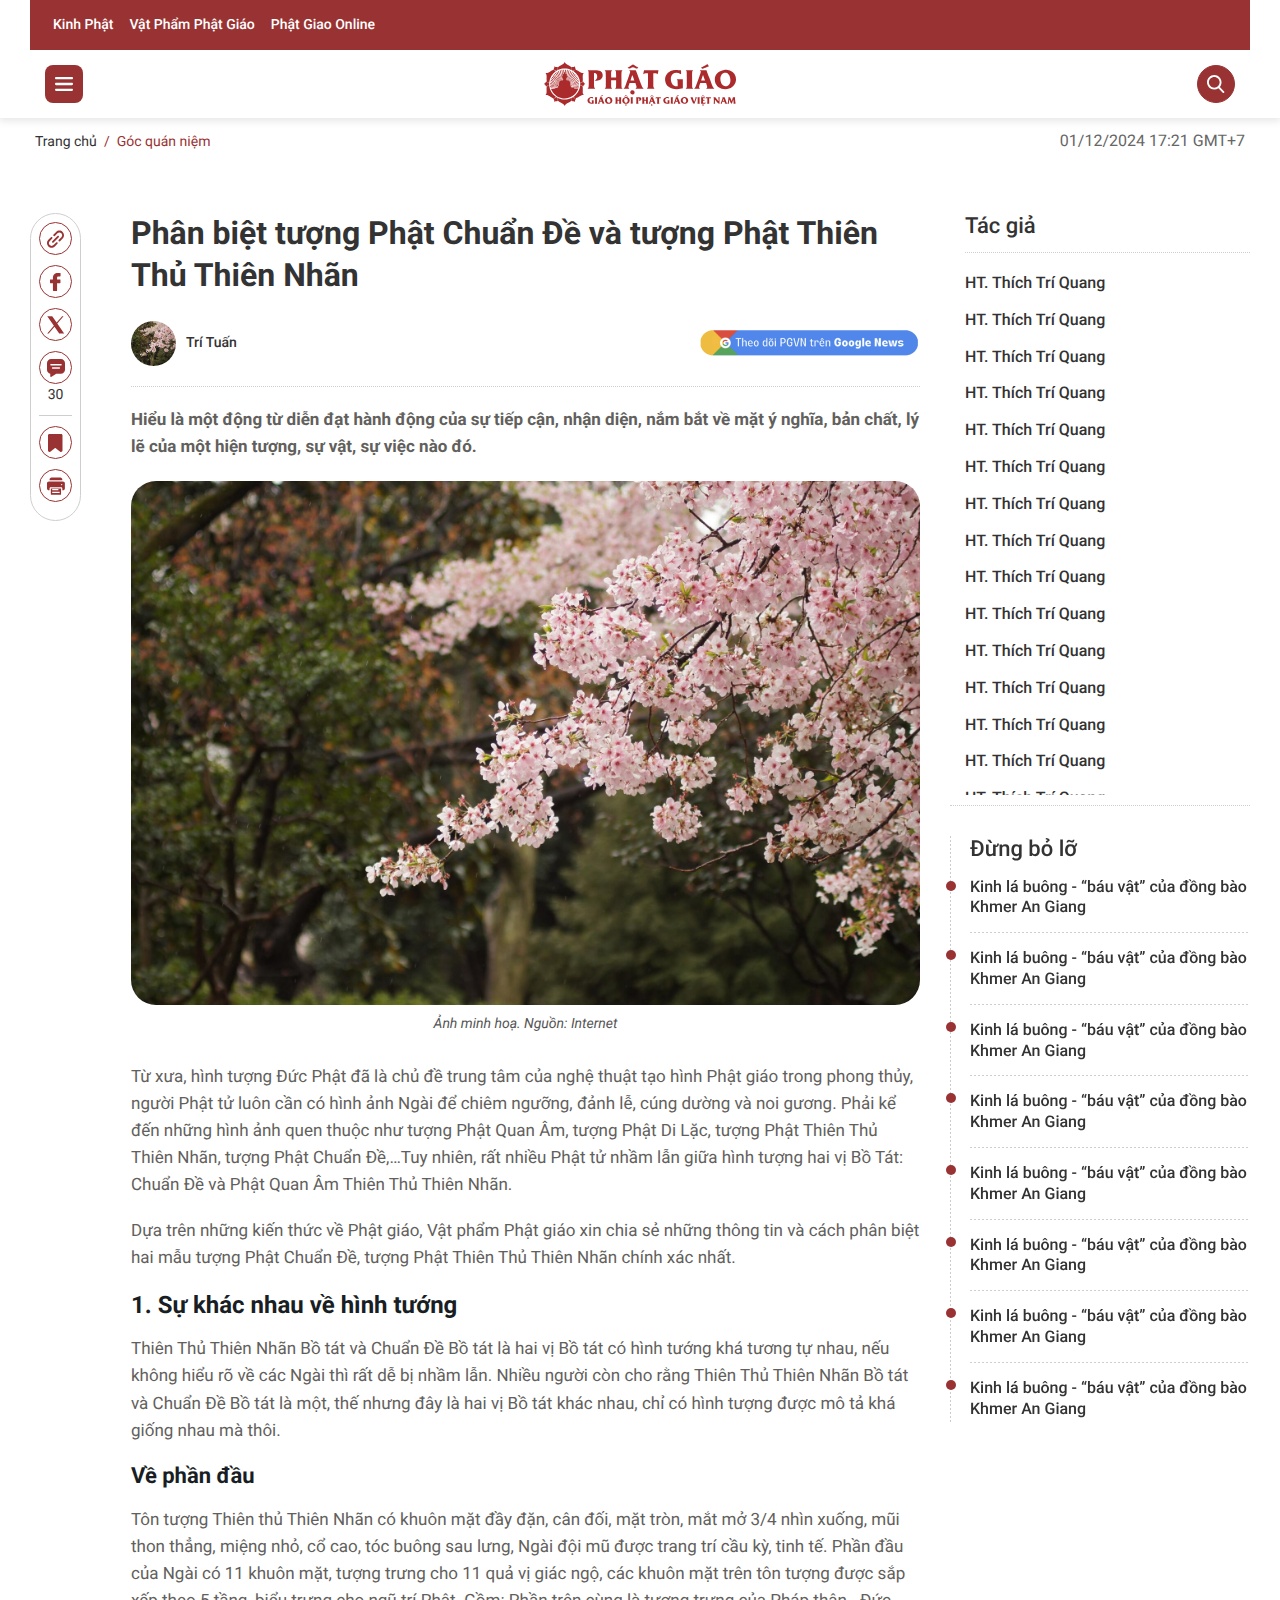
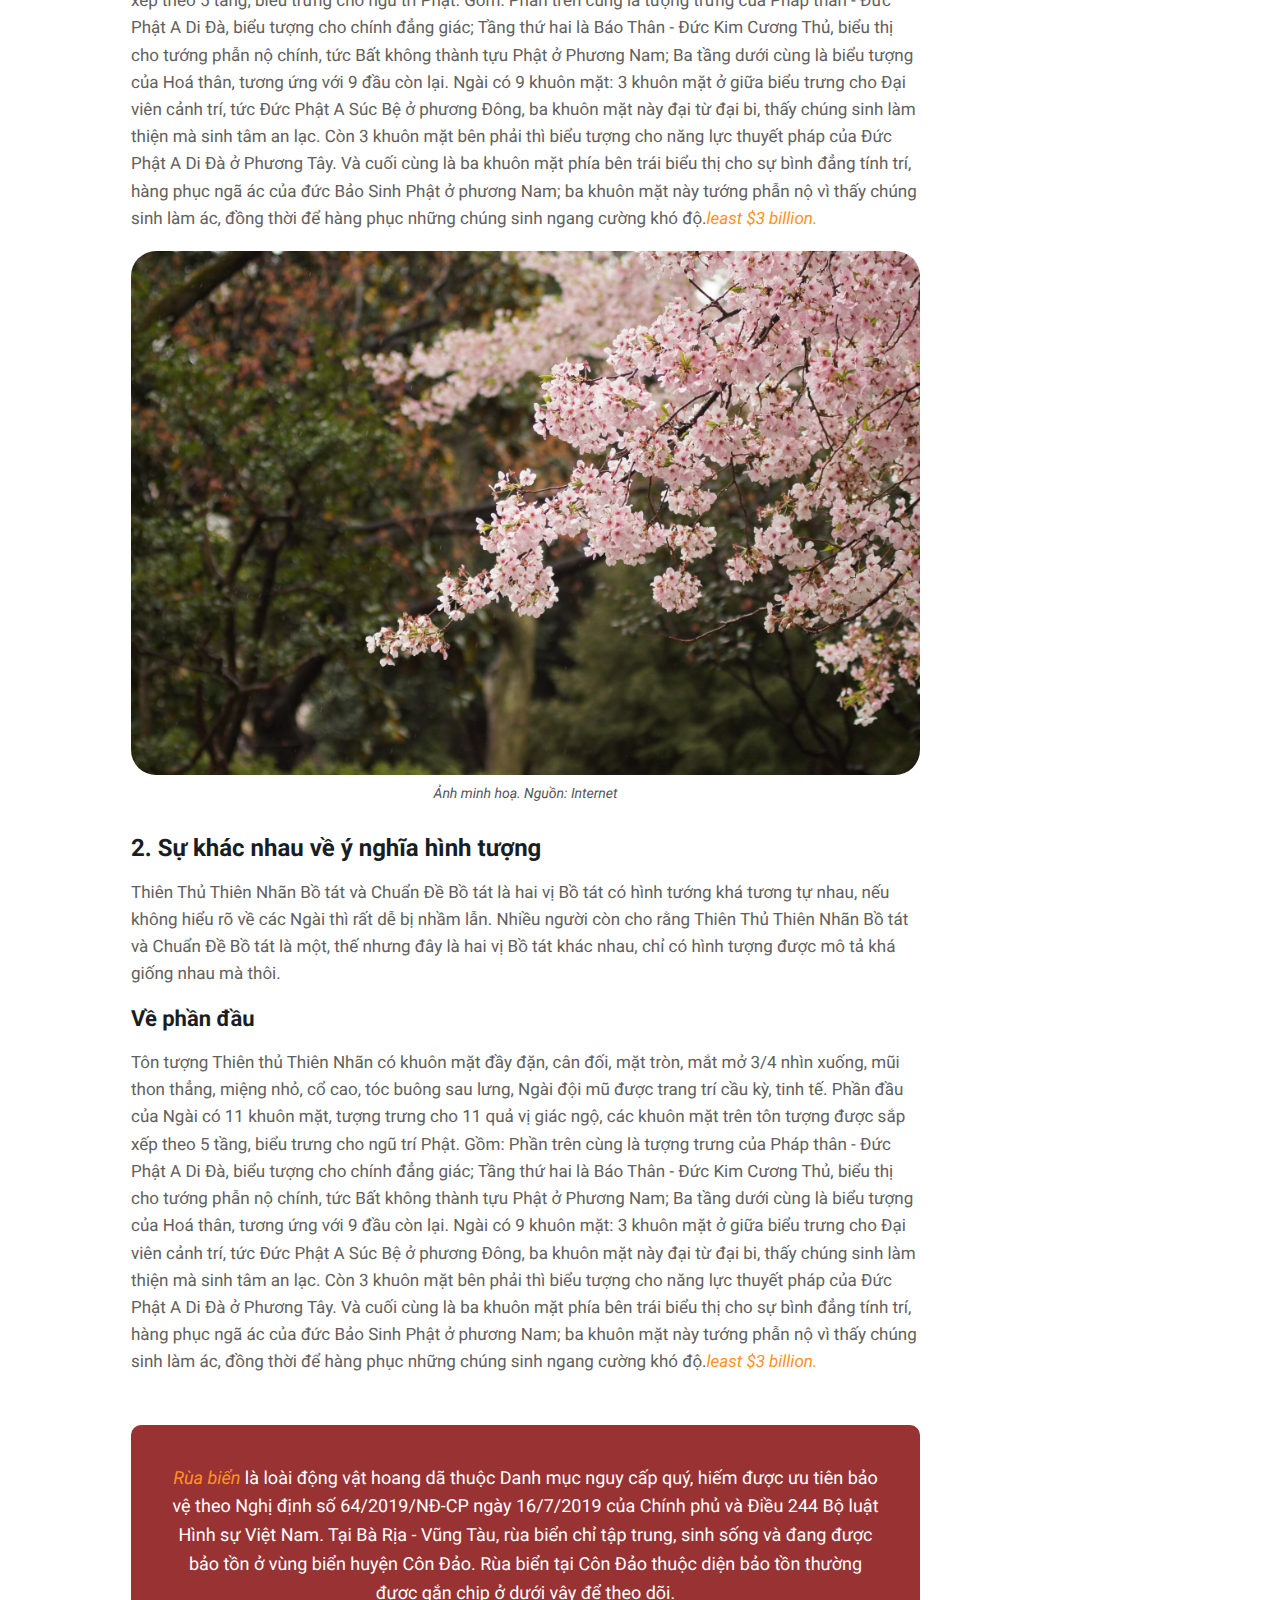
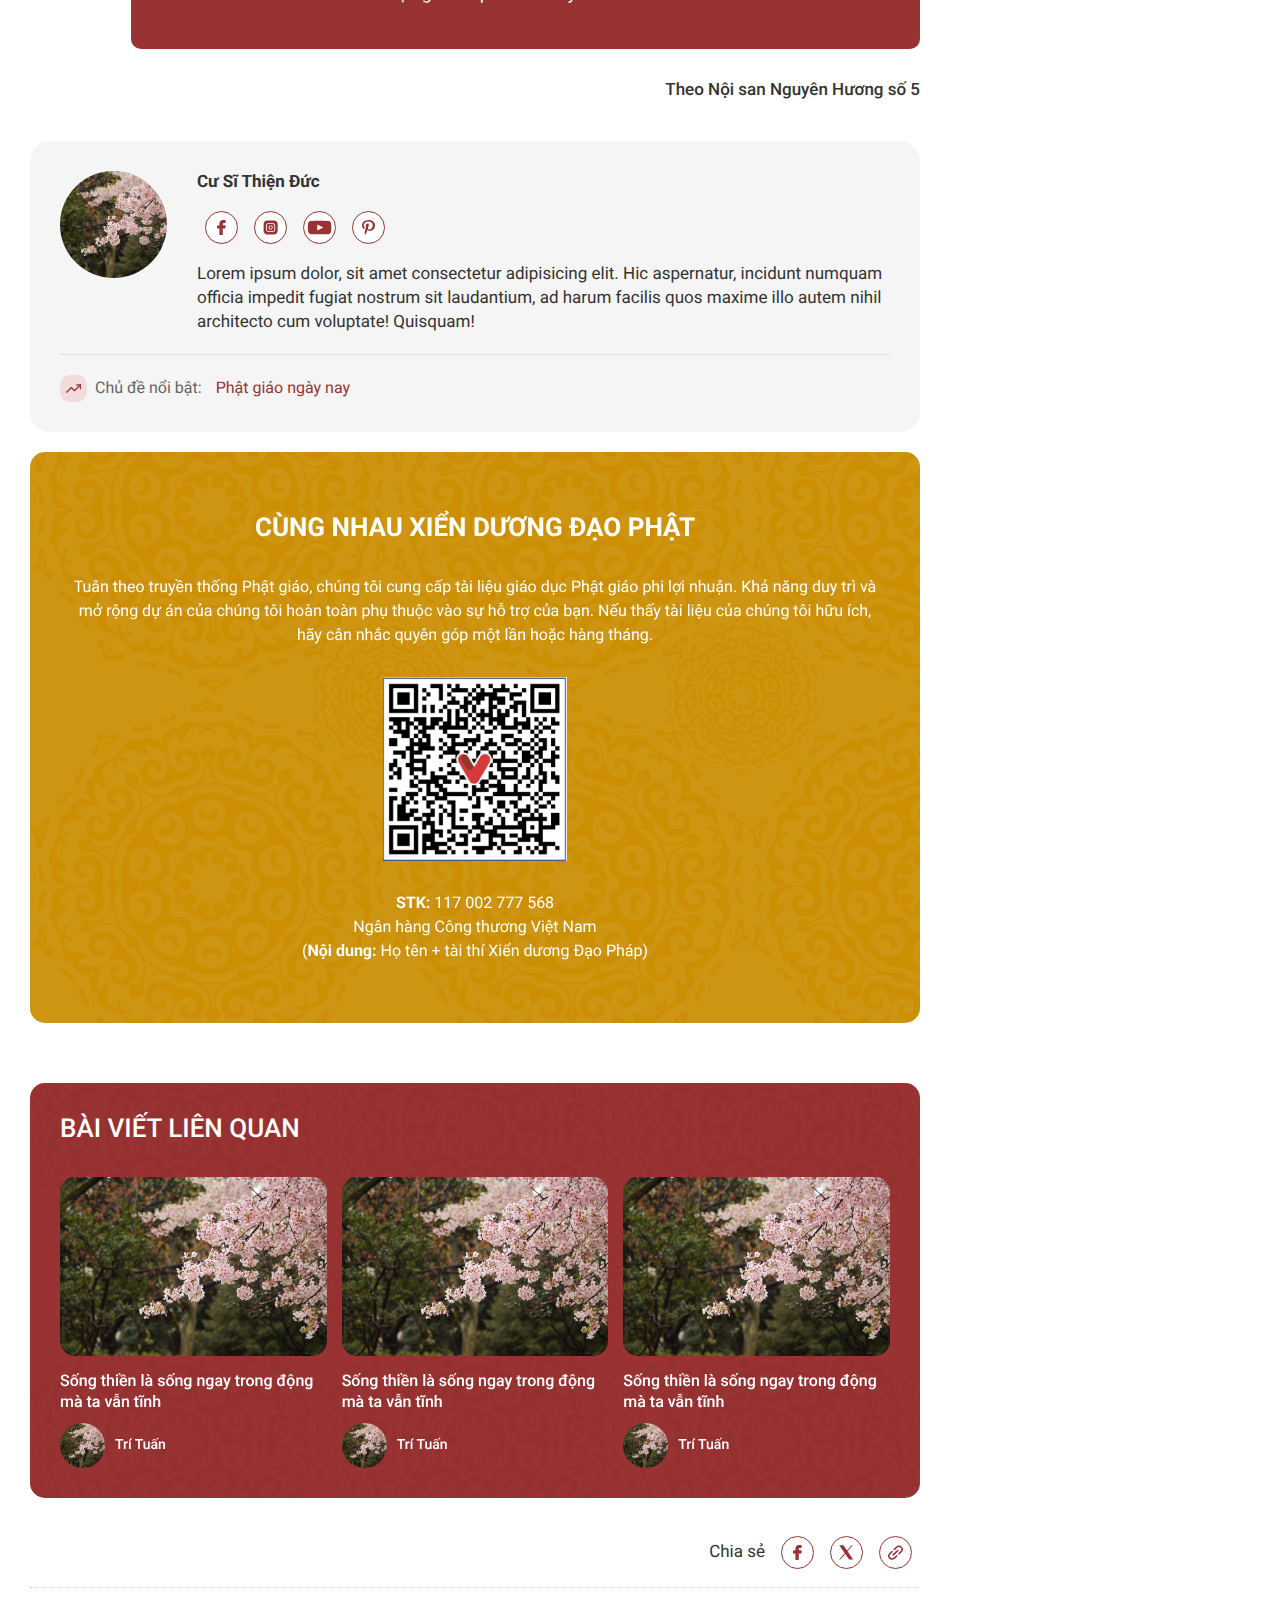
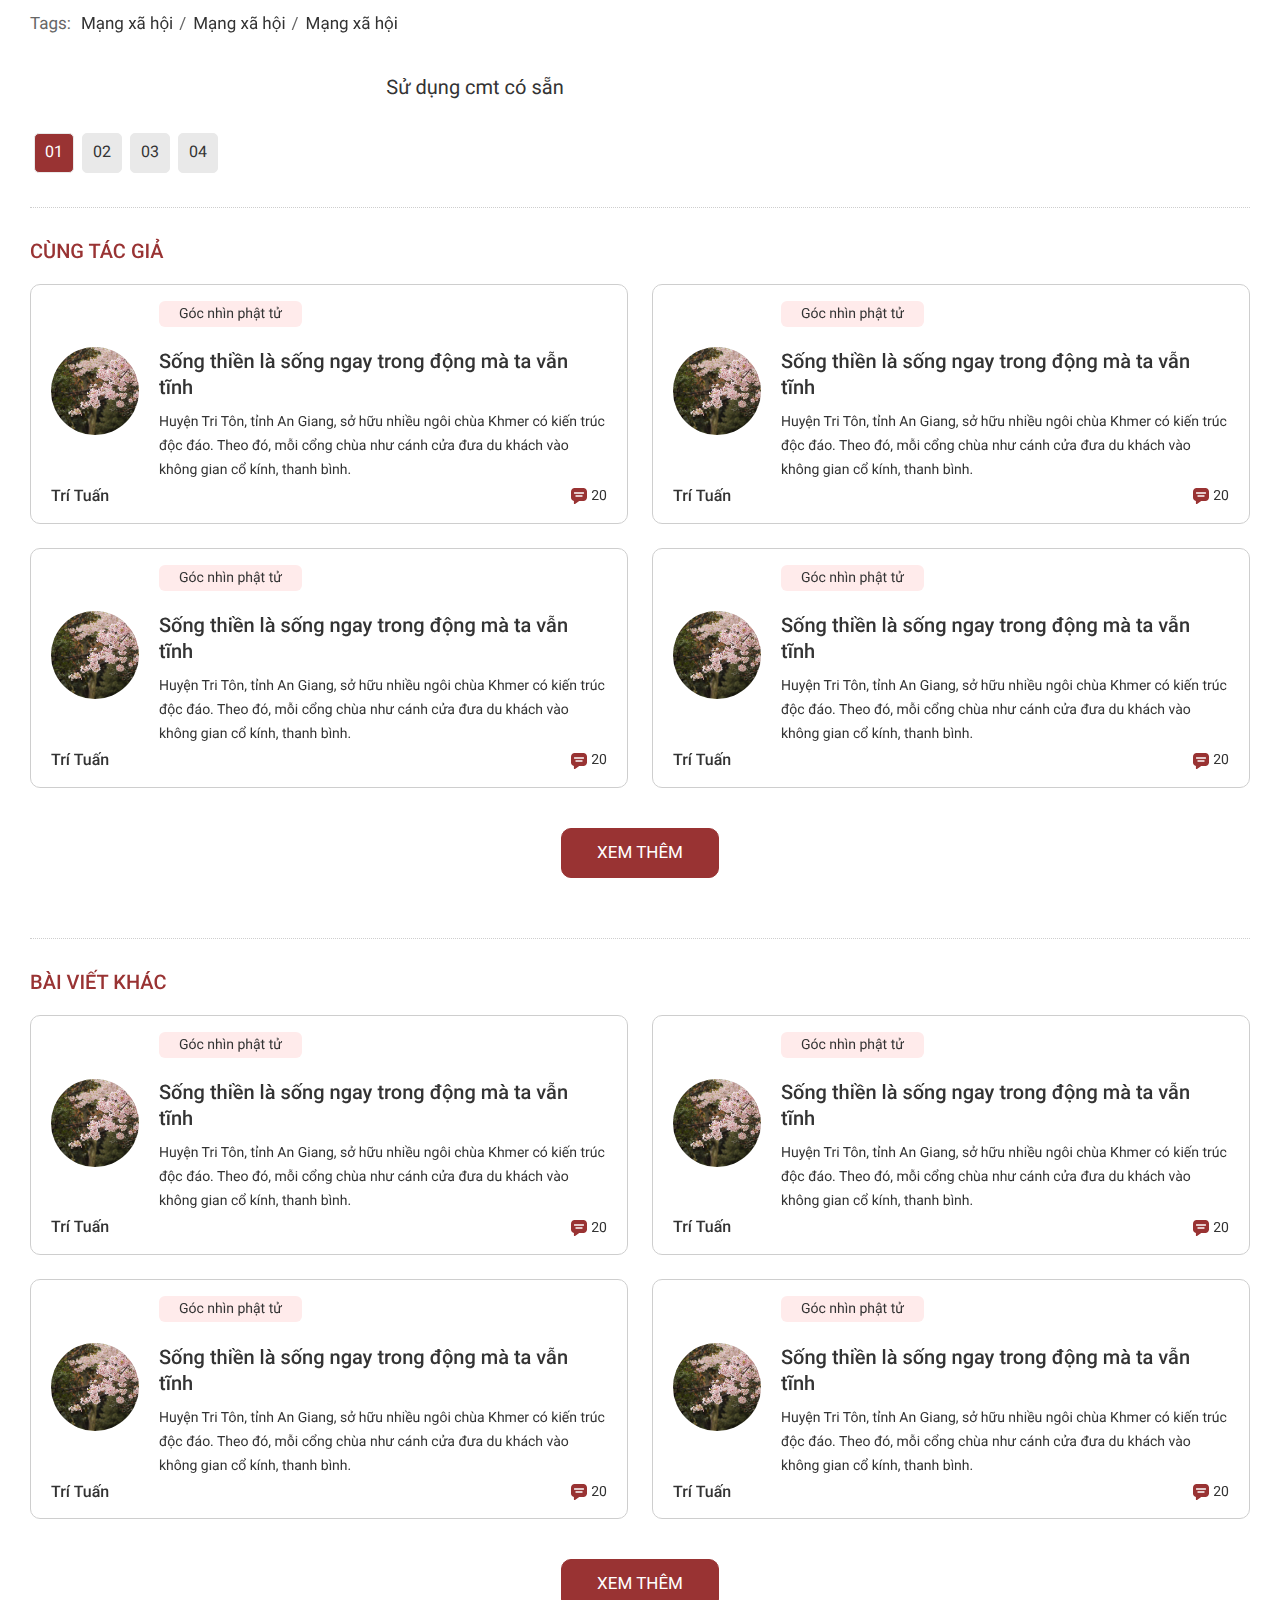
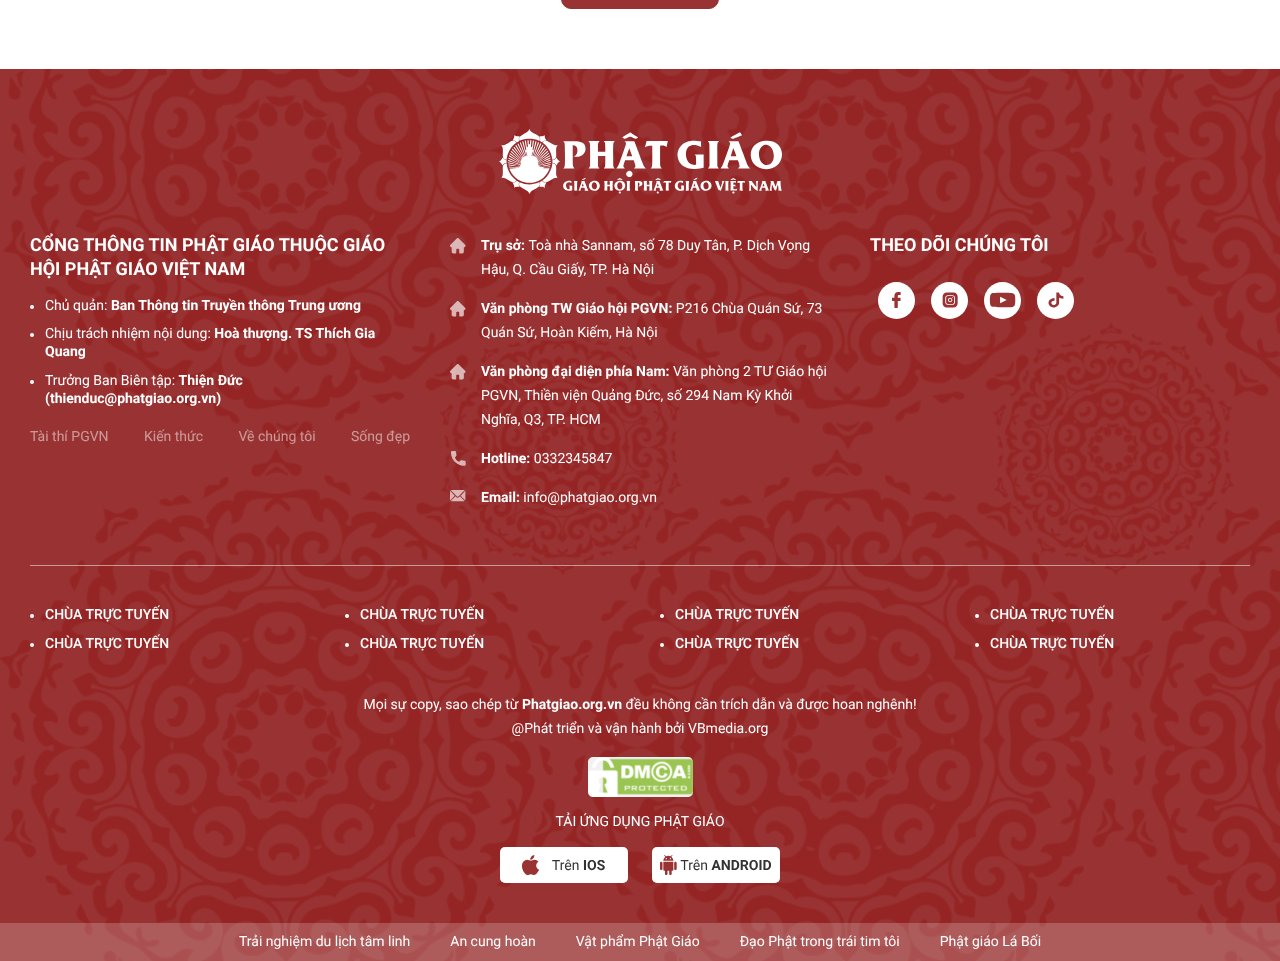
<file: detail_goc_quan_niem.html>
<!DOCTYPE html>
<html lang="vi">
    <head>
        <meta charset="UTF-8" />
        <meta http-equiv="X-UA-Compatible" content="IE=edge" />
        <meta name="viewport" content="width=device-width, initial-scale=1.0" />
        <!-- favicon -->
        <link rel="shortcut icon" href="./images/favicon/favicon.png" type="image/gif" sizes="16x16" />
        <!-- end favicon -->
        <title>Cổng thông tin Phật giáo thuộc Giáo hội Phật giáo Việt Nam</title>
        <!-- font -->
        <link rel="preconnect" href="https://fonts.googleapis.com" />
        <link rel="preconnect" href="https://fonts.gstatic.com" crossorigin />
        <link
            rel="preload"
            href="https://fonts.googleapis.com/css2?family=Roboto:ital,wght@0,100;0,300;0,400;0,500;0,700;0,900;1,100;1,300;1,400;1,500;1,700;1,900&display=swap"
            as="style" onload="this.rel='stylesheet'"
        />
        <!-- end font -->
        <link rel="stylesheet" href="./lib/swiper/swiper-bundle.min.css" />
        <link rel="stylesheet" href="./css/style.css" />
        <script src="./lib/jquery/jquery-3.7.1.min.js"></script>
    </head>

    <body>
        
        <!-- header -->
        <header id="header" class="header relative z-50 shadow js__stickyHeader">
            <!-- pc -->
            <div class="d-3xl-block d-xl-none">
                <div class="header-desk relative z-20">
                    <!-- top -->
                    <div class="header-top bg-white w-wrapper">
                        <div class="header-top__container py-20 w-1220 d-3xl-flex justify-between">
                            <!-- left -->
                            <div class="header-top__left flex-1">
                                <ul class="cate-hot__list d-3xl-flex items-center">
                                    <li class="cate-hot__item">
                                        <a href="#" class="cate-hot__link fs-14 fw-500 text-red-993 capitalize d-3xl-inline-block p-8">Kinh Phật</a>
                                    </li>
                                    <li class="cate-hot__item">
                                        <a href="#" class="cate-hot__link fs-14 fw-500 text-red-993 capitalize d-3xl-inline-block p-8">Vật Phẩm Phật Giáo</a>
                                    </li>
                                    <li class="cate-hot__item">
                                        <a href="#" class="cate-hot__link fs-14 fw-500 text-red-993 capitalize d-3xl-inline-block p-8">Phật Giao Online</a>
                                    </li>
                                </ul>
                            </div>
                            <!-- end left -->
                            
                            <!-- center -->
                            <div class="header-top__center flex-1 d-3xl-flex items-center justify-center">
                                <a href="#" class="logo">
                                    <img src="./images/svg/logo.svg" alt="" class="logo-img">
                                </a>
                            </div>
                            <!-- end center -->
                            
                            <!-- right -->
                            <div class="header-top__right flex-1 d-3xl-flex items-center justify-end">
                                <!-- social -->
                                <ul class="social d-3xl-flex items-center justify-center">
                                    <li class="social-item">
                                        <a href="#" class="social-link">
                                            <img src="./images/svg/fb-red.svg" alt="" class="social-icon">
                                        </a>
                                    </li>
                                    <li class="social-item">
                                        <a href="#" class="social-link">
                                            <img src="./images/svg/insta-red.svg" alt="" class="social-icon">
                                        </a>
                                    </li>
                                    <li class="social-item">
                                        <a href="#" class="social-link">
                                            <img src="./images/svg/ytb-red.svg" alt="" class="social-icon">
                                        </a>
                                    </li>
                                    <li class="social-item">
                                        <a href="#" class="social-link">
                                            <img src="./images/svg/tiktok-red.svg" alt="" class="social-icon">
                                        </a>
                                    </li>
                                    
                                </ul>
                                <!-- end social -->
                            </div>
                            <!-- end right -->
                        </div>
                    </div>
                    <!-- end top -->

                    <!-- menu -->
                    <div class="header-menu bg-white w-wrapper">
                        <div class="header-menu__container w-1220 d-3xl-flex justify-between">
                            <!-- navbar -->
                            <nav class="navbar flex-1">
                                <ul class="navbar-wrapper d-3xl-flex items-center gap-30 justify-between">
                                    <li class="navbar-item">
                                        <a href="#" class="icon-20">
                                            <img src="./images/svg/home-red.svg" alt="" class="">
                                        </a>
                                    </li>
                                    <li class="navbar-item">
                                        <div class="navbar-item__heading d-3xl-flex items-center uppercase fw-600 fs-14">
                                            <a href="#" class="navbar-item__text flex-1 d-3xl-inline-block">Tin tức</a>
                                            <div class="navbar-item__icon flex-0">
                                                <img src="./images/svg/arrow-down-gray.svg" alt="">
                                            </div>
                                        </div>
                                        <ul class="navbar-dropdown fs-14 scroll">
                                            <li class="navbar-dropdown__item">
                                                <a href="#" class="navbar-dropdown__link">Trong nước</a>
                                            </li>
                                            <li class="navbar-dropdown__item">
                                                <a href="#" class="navbar-dropdown__link">Quốc tế</a>
                                            </li>
                                            <li class="navbar-dropdown__item">
                                                <a href="#" class="navbar-dropdown__link">Tin phật sự</a>
                                            </li>
                                            <li class="navbar-dropdown__item">
                                                <a href="#" class="navbar-dropdown__link">Tin mới</a>
                                            </li>
                                        </ul>
                                    </li>
                                    <li class="navbar-item">
                                        <div class="navbar-item__heading d-3xl-flex items-center uppercase fw-600 fs-14">
                                            <a href="#" class="navbar-item__text flex-1 d-3xl-inline-block">Xiển dương phật pháp</a>
                                            <div class="navbar-item__icon flex-0">
                                                <img src="./images/svg/arrow-down-gray.svg" alt="">
                                            </div>
                                        </div>
                                        <ul class="navbar-dropdown fs-14 scroll">
                                            <li class="navbar-dropdown__item">
                                                <a href="#" class="navbar-dropdown__link">Trong nước</a>
                                            </li>
                                            <li class="navbar-dropdown__item">
                                                <a href="#" class="navbar-dropdown__link">Quốc tế</a>
                                            </li>
                                            <li class="navbar-dropdown__item">
                                                <a href="#" class="navbar-dropdown__link">Tin phật sự</a>
                                            </li>
                                            <li class="navbar-dropdown__item">
                                                <a href="#" class="navbar-dropdown__link">Tin mới</a>
                                            </li>
                                        </ul>
                                    </li>
                                    <li class="navbar-item">
                                        <div class="navbar-item__heading d-3xl-flex items-center uppercase fw-600 fs-14">
                                            <a href="#" class="navbar-item__text flex-1 d-3xl-inline-block">Đức phật</a>
                                        </div>
                                    </li>
                                    <li class="navbar-item">
                                        <div class="navbar-item__heading d-3xl-flex items-center uppercase fw-600 fs-14">
                                            <a href="#" class="navbar-item__text flex-1 d-3xl-inline-block">Kinh sách</a>
                                        </div>
                                    </li>
                                    <li class="navbar-item">
                                        <div class="navbar-item__heading d-3xl-flex items-center uppercase fw-600 fs-14">
                                            <a href="#" class="navbar-item__text flex-1 d-3xl-inline-block">Giáo hội</a>
                                        </div>
                                    </li>
                                    <li class="navbar-item">
                                        <div class="navbar-item__heading d-3xl-flex items-center uppercase fw-600 fs-14">
                                            <a href="#" class="navbar-item__text flex-1 d-3xl-inline-block">Media</a>
                                        </div>
                                    </li>
                                    <li class="navbar-item">
                                        <div class="navbar-item__heading d-3xl-flex items-center uppercase fw-600 fs-14">
                                            <a href="#" class="navbar-item__text flex-1 d-3xl-inline-block">Môi trường</a>
                                        </div>
                                    </li>

                                    <li class="navbar-item navbar-more  js__navbarMore">
                                        <div class="navbar-more__icon js__navbarMoreIcon">
                                            <div class="bar">
                                                <img src="./images/svg/bar.svg" alt="">
                                            </div>
                                            <div class="close">
                                                <img src="./images/svg/close.svg" alt="">
                                            </div>
                                        </div>
                                        
                                    </li>
                                </ul>
                            </nav>
                            <!-- end navbar -->

                            <!-- extend -->
                            <div class="navbar-more__content w-wrapper js__navbarMoreContent">
                                <div class="navbar-more__inner w-1220 scroll">
                                    <ul class="navbar-more__list d-3xl-grid gap-24">
                                        <li class="navbar-more__item">
                                            <div class="navbar-more__title"><a href="#">Cate 1</a></div>
                                            <ul class="navbar-more__children">
                                                <li><a href="#">Cate 2</a></li>
                                                <li><a href="#">Cate 2</a></li>
                                                <li><a href="#">Cate 2</a></li>
                                                <li><a href="#">Cate 2</a></li>
                                            </ul>
                                        </li>
                                        <li class="navbar-more__item">
                                            <div class="navbar-more__title"><a href="#">Cate 1</a></div>
                                            <ul class="navbar-more__children">
                                                <li><a href="#">Cate 2</a></li>
                                                <li><a href="#">Cate 2</a></li>
                                                <li><a href="#">Cate 2</a></li>
                                                <li><a href="#">Cate 2</a></li>
                                            </ul>
                                        </li>
                                        <li class="navbar-more__item">
                                            <div class="navbar-more__title"><a href="#">Cate 1</a></div>
                                            <ul class="navbar-more__children">
                                                <li><a href="#">Cate 2</a></li>
                                                <li><a href="#">Cate 2</a></li>
                                                <li><a href="#">Cate 2</a></li>
                                                <li><a href="#">Cate 2</a></li>
                                            </ul>
                                        </li>
                                        <li class="navbar-more__item">
                                            <div class="navbar-more__title"><a href="#">Cate 1</a></div>
                                            <ul class="navbar-more__children">
                                                <li><a href="#">Cate 2</a></li>
                                                <li><a href="#">Cate 2</a></li>
                                                <li><a href="#">Cate 2</a></li>
                                                <li><a href="#">Cate 2</a></li>
                                            </ul>
                                        </li>
                                        <li class="navbar-more__item">
                                            <div class="navbar-more__title"><a href="#">Cate 1</a></div>
                                            <ul class="navbar-more__children">
                                                <li><a href="#">Cate 2</a></li>
                                                <li><a href="#">Cate 2</a></li>
                                                <li><a href="#">Cate 2</a></li>
                                                <li><a href="#">Cate 2</a></li>
                                            </ul>
                                        </li>
                                        <li class="navbar-more__item">
                                            <div class="navbar-more__title"><a href="#">Cate 1</a></div>
                                            <ul class="navbar-more__children">
                                                <li><a href="#">Cate 2</a></li>
                                                <li><a href="#">Cate 2</a></li>
                                                <li><a href="#">Cate 2</a></li>
                                                <li><a href="#">Cate 2</a></li>
                                            </ul>
                                        </li>
                                    </ul>
                                </div>
                            </div>
                            <!-- end extend -->

                            <!-- search -->
                            <div class="search flex-0 d-3xl-flex items-center ml-40 mr-3xl--10 js__searchDesk">
                                <!-- icon -->
                                <div class="search-icon icon-20 d-3xl-flex items-center p-10 js__searchIconDesk pointer">
                                    <img src="./images/svg/search.svg" alt="">
                                </div>
                                <!-- end icon -->
                                <div class="search-content js__searchContentDesk">
                                    <form action="search-form">
                                        <div class="search-group">
                                            <input type="text" class="search-input js__searchInputDesk" placeholder="Tìm kiếm...">
                                        </div>
                                    </form>
                                </div>
                            </div>
                            <!-- end search -->
                        </div>
                    </div>
                    <!-- end menu -->
                </div>
            </div>
            <!-- end pc -->
             
            <!-- mb -->
            <div class="d-3xl-none d-xl-block">
                <div class="header-mb relative z-10">
                    <!-- top -->
                    <div class="header-mb__top w-wrapper w-1220 bg-red-993 py-8">
                        <div class="header-mb__top-wrapper">
                            <ul class="cate-hot__list d-3xl-flex items-center">
                                <li class="cate-hot__item">
                                    <a href="#" class="cate-hot__link fs-14 fw-500 text-white capitalize d-3xl-inline-block p-8">Kinh Phật</a>
                                </li>
                                <li class="cate-hot__item">
                                    <a href="#" class="cate-hot__link fs-14 fw-500 text-white capitalize d-3xl-inline-block p-8">Vật Phẩm Phật Giáo</a>
                                </li>
                                <li class="cate-hot__item">
                                    <a href="#" class="cate-hot__link fs-14 fw-500 text-white capitalize d-3xl-inline-block p-8">Phật Giao Online</a>
                                </li>
                            </ul>
                        </div>
                    </div>
                    <!-- end top -->
                    <div class="header-mb__bot w-wrapper w-1220 bg-white py-12">
                        <!-- menu -->
                        <div class="header-mb__menu d-3xl-flex items-center justify-between">
                            <!-- left -->
                            <div class="header-mb__left flex-0">
                                <!-- submenu -->
                                <div class="sub-menu">
                                    <!-- icon bar -->
                                    <div class="icon-bar js__clickShowMenuMb bg-red-993">
                                        <img src="./images/svg/bar-w.svg" alt="">
                                    </div>
                                    <!-- end icon bar -->
                                    <!-- content -->
                                    <div class="sub-menu__content">
                                        <!-- close -->
                                        <div class="sub-menu__close js__closeSubMenu d-3xl-flex items-center">
                                            <img src="./images/svg/close-w.svg" alt="">
                                        </div>
                                        <!-- end close -->
    
                                        <div class="sub-menu__container">
                                            <!-- list -->
                                            <div class="sub-menu__list">
                                                <!-- item -->
                                                <div class="sub-menu__item px-20">
                                                    <!-- heading -->
                                                    <div class="heading-sub d-3xl-flex items-center justify-between py-8 text-red-993">
                                                        <h3 class="heading-sub__title fs-14 fw-500 uppercase">
                                                            <a href="#">Tin tức</a>
                                                        </h3>
                                                        <div class="heading-sub__arrow js__dropDown">
                                                            <img src="./images/svg/arrow-down-gray.svg" alt="">
                                                        </div>
                                                    </div>
                                                    <!-- end heading -->
    
                                                    <!-- sub menu list -->
                                                    <ul class="list-sub js__listSubMenu">
                                                        <li class="item-sub">
                                                            <a href="#" class="item-sub__link fs-16">Release Calender</a>
                                                        </li>
                                                        <li class="item-sub">
                                                            <a href="#" class="item-sub__link fs-16">Release Calender</a>
                                                        </li>
                                                        <li class="item-sub">
                                                            <a href="#" class="item-sub__link fs-16">Release Calender</a>
                                                        </li>
                                                    </ul>
                                                    <!-- end sub menu list -->
                                                </div>
                                                <!-- end item -->
                                                <!-- item -->
                                                <div class="sub-menu__item px-20">
                                                    <!-- heading -->
                                                    <div class="heading-sub d-3xl-flex items-center justify-between py-8 text-red-993">
                                                        <h3 class="heading-sub__title fs-14 fw-500 uppercase">
                                                            <a href="#">Tin tức</a>
                                                        </h3>
                                                        <div class="heading-sub__arrow js__dropDown">
                                                            <img src="./images/svg/arrow-down-gray.svg" alt="">
                                                        </div>
                                                    </div>
                                                    <!-- end heading -->
    
                                                    <!-- sub menu list -->
                                                    <ul class="list-sub js__listSubMenu">
                                                        <li class="item-sub">
                                                            <a href="#" class="item-sub__link fs-16">Release Calender</a>
                                                        </li>
                                                        <li class="item-sub">
                                                            <a href="#" class="item-sub__link fs-16">Release Calender</a>
                                                        </li>
                                                        <li class="item-sub">
                                                            <a href="#" class="item-sub__link fs-16">Release Calender</a>
                                                        </li>
                                                    </ul>
                                                    <!-- end sub menu list -->
                                                </div>
                                                <!-- end item -->
                                                <!-- item -->
                                                <div class="sub-menu__item px-20">
                                                    <!-- heading -->
                                                    <div class="heading-sub d-3xl-flex items-center justify-between py-8 text-red-993">
                                                        <h3 class="heading-sub__title fs-14 fw-500 uppercase">
                                                            <a href="#">Tin tức</a>
                                                        </h3>
                                                        <div class="heading-sub__arrow js__dropDown">
                                                            <img src="./images/svg/arrow-down-gray.svg" alt="">
                                                        </div>
                                                    </div>
                                                    <!-- end heading -->
    
                                                    <!-- sub menu list -->
                                                    <ul class="list-sub js__listSubMenu">
                                                        <li class="item-sub">
                                                            <a href="#" class="item-sub__link fs-16">Release Calender</a>
                                                        </li>
                                                        <li class="item-sub">
                                                            <a href="#" class="item-sub__link fs-16">Release Calender</a>
                                                        </li>
                                                        <li class="item-sub">
                                                            <a href="#" class="item-sub__link fs-16">Release Calender</a>
                                                        </li>
                                                    </ul>
                                                    <!-- end sub menu list -->
                                                </div>
                                                <!-- end item -->
                                               
                                               
                                            </div>
                                            <!-- end list -->
                                        </div>
                                    </div>
                                    <!-- end content -->
                                    <div class="overlay js__overlay"></div>
                                </div>
                                <!-- end submenu -->
                            </div>
                            <!-- end left -->
                            <!-- center -->
                            <div class="header-mb__center flex-1 d-3xl-flex items-center justify-center">
                                <a href="#" class="logo">
                                    <img src="./images/svg/logo.svg" alt="" class="logo-img">
                                </a>
                            </div>
                            <!-- end center -->
                            <!-- right -->
                            <div class="header-mb__right flex-0">
                                <div class="search-mb">
                                    <div class="search-mb__icon js__searchMb">
                                        <img src="./images/svg/search-w.svg" alt="">
                                    </div>
                                    <!-- form -->
                                    <div class="header-search-mb__form h-60 w-full js__formSearchMb">
                                        <form action="" class="w-full h-full">
                                            <div class="relative w-full h-full">
                                                <input type="text" class="header-search-input w-full h-full p-8 fs-16 js__focusSearchMb" placeholder="Search...">
                                                <div class="header-search-btn absolute h-full d-3xl-flex items-center p-8 js__closeSearchMb icon-20">
                                                    <img src="./images/svg/close.svg" alt="">
                                                </div>
                                            </div>
                                        </form>
                                    </div>
                                    <!-- end form -->
                                </div>
                            </div>
                            <!-- end right -->
                        </div>
                        <!-- end menu -->
                    </div>
                    </div>
                </div>
            </div>
            <!-- end mb -->

        </header>
        <!-- end header -->
        <!-- main -->
        <main id="main" class="main">
            <div class="time-public-wrapper w-1220 d-3xl-flex d-sm-block items-center justify-between">
                <!-- breadcrumb -->
                <div class="breadcrumb w-wrapper">
                    <div class="breadcrumb-container w-1220 d-3xl-flex items-center h-full w-full">
                        <!-- item -->
                        <div class="breadcrumb-item fs-14 h-full d-3xl-flex items-center">
                            <a href="/" class="breadcrumb-link">Trang chủ</a>
                        </div>
                        <!-- end item -->
                        <!-- item -->
                        <div class="breadcrumb-item fs-14 h-full d-3xl-flex items-center">
                            <a href="#" class="breadcrumb-link">Góc quán niệm</a>
                        </div>
                        <!-- end item -->
                        
                    </div>
                </div>
                <!-- end breadcrumb -->
                 
                <!-- time -->
                <div class="time-public w-wrapper fs-16 text-gray-66">
                    <p class="">
                        01/12/2024 17:21 GMT+7
                    </p>
                </div>
                <!-- end time -->
            </div>
            
            <!-- primary -->
            <section class="detail-contemplation-primary block-primary relative w-wrapper z-20">
                <div class="detail-contemplation-primary__container block-primary__container w-1220 w-md-500 d-3xl-flex d-md-block pt-3xl-50 py-md-30 pb-30 mb-30 border-dotted-cece2">
                    <!-- left -->
                    <div class="detail-contemplation-primary__left block-primary__left flex-1">
                        <!-- top -->
                        <div class="detail-contemplation-primary__top d-3xl-flex mb-40">
                            <!-- share detail -->
                            <div class="share-detail flex-0 relative d-3xl-block d-md-none">
                                <div class="share-detail__container">
                                    <ul class="share-detail__list">
                                        <li class="share-detail__item">
                                            <a href="#" class="share-detail__link">
                                                <img src="./images/svg/link-red.svg" alt="">
                                            </a>
                                        </li>
                                        <li class="share-detail__item">
                                            <a href="#" class="share-detail__link">
                                                <img src="./images/svg/fb-red.svg" alt="">
                                            </a>
                                        </li>
                                        <li class="share-detail__item">
                                            <a href="#" class="share-detail__link">
                                                <img src="./images/svg/twitter-red.svg" alt="">
                                            </a>
                                        </li>
                                        <li class="share-detail__item share-detail--cmt">
                                            <a href="#" class="share-detail__link">
                                                <img src="./images/svg/cmt-red.svg" alt="">
                                            </a>
                                            <span class="text fs-14 d-3xl-inline-block text-center">30</span>
                                        </li>
                                        <li class="share-detail__item">
                                            <a href="#" class="share-detail__link">
                                                <img src="./images/svg/book-mak-red.svg" alt="">
                                            </a>
                                        </li>
                                        <li class="share-detail__item">
                                            <a href="#" class="share-detail__link">
                                                <img src="./images/svg/print-red.svg" alt="">
                                            </a>
                                        </li>
                                    </ul>
                                </div>
                            </div>
                            <!-- end share detail -->
                            
                            <!-- detail content-->
                            <div class="detail-content flex-1 pl-3xl-50">
                                <!-- detail title -->
                                <h1 class="detail-title">
                                    Phân biệt tượng Phật Chuẩn Đề và tượng Phật Thiên Thủ Thiên Nhãn
                                </h1>
                                <!-- end detail title -->

                                <!-- meta -->
                                <div class="detail-meta d-3xl-flex items-center justify-between pb-20 mb-20 border-dotted-cece2">
                                    <!-- author -->
                                    <div class="author-secondary d-3xl-flex items-center mr-10">
                                        <!-- avatar -->
                                        <div class="avatar flex-0">
                                            <a href="#" class="border-999 avatar-link">
                                                <img src="./images/2.jpg" alt="">
                                            </a>
                                        </div>
                                        <!-- end avatar -->
                                        <div class="name fs-14 fw-500 flex-1 ml-10">
                                            <a href="#">Trí Tuấn</a>
                                        </div>
                                    </div>
                                    <!-- end author -->

                                    <!-- gg news -->
                                    <a href="#">
                                        <img src="./images/gg.png" alt="">
                                    </a>
                                    <!-- end gg news -->
          
                                </div>
                                <!-- end meta -->

                                <!-- detail sapo -->
                                <div class="detail-sapo">
                                    <p>Hiểu là một động từ diễn đạt hành động của sự tiếp cận, nhận diện, nắm bắt về mặt ý nghĩa, bản chất, lý lẽ của một hiện tượng, sự vật, sự việc nào đó.</p>
                                </div>
                                <!-- end detail sapo -->
                                <div id="explus-editor">
                                    <figure class="expNoEdit">
                                        <a data-fancybox="gallery" href="./images/2.jpg" data-caption="VNG từng dự kiến IPO tại Mỹ. Ảnh Vneconomy">
                                            <img src="./images/2.jpg" alt="">
                                          </a>
                                          <figcaption>
                                            <h2 class="expEdit">
                                                Ảnh minh hoạ. Nguồn: Internet
                                            </h2>
                                        </figcaption>
                                    </figure>
                                    <p>Từ xưa, hình tượng Đức Phật đã là chủ đề trung tâm của nghệ thuật tạo hình Phật giáo trong phong thủy, người Phật tử luôn cần có hình ảnh Ngài để chiêm ngưỡng, đảnh lễ, cúng dường và noi gương. Phải kể đến những hình ảnh quen thuộc như tượng Phật Quan Âm, tượng Phật Di Lặc, tượng Phật Thiên Thủ Thiên Nhãn, tượng Phật Chuẩn Đề,…Tuy nhiên, rất nhiều Phật tử nhầm lẫn giữa hình tượng hai vị Bồ Tát: Chuẩn Đề và Phật Quan Âm Thiên Thủ Thiên Nhãn.</p>
                                    <p>Dựa trên những kiến thức về Phật giáo, Vật phẩm Phật giáo xin chia sẻ những thông tin và cách phân biệt hai mẫu tượng Phật Chuẩn Đề, tượng Phật Thiên Thủ Thiên Nhãn chính xác nhất.</p>
                                    <h2>1. Sự khác nhau về hình tướng</h2>
                                    <p> Thiên Thủ Thiên Nhãn Bồ tát và Chuẩn Đề Bồ tát là hai vị Bồ tát có hình tướng khá tương tự nhau, nếu không hiểu rõ về các Ngài thì rất dễ bị nhầm lẫn. Nhiều người còn cho rằng Thiên Thủ Thiên Nhãn Bồ tát và Chuẩn Đề Bồ tát là một, thế nhưng đây là hai vị Bồ tát khác nhau, chỉ có hình tượng được mô tả khá giống nhau mà thôi.</p>
                                    <h3 id="detail-el-1">Về phần đầu</h3>
                                    <p>Tôn tượng Thiên thủ Thiên Nhãn có khuôn mặt đầy đặn, cân đối, mặt tròn, mắt mở 3/4 nhìn xuống, mũi thon thẳng, miệng nhỏ, cổ cao, tóc buông sau lưng, Ngài đội mũ được trang trí cầu kỳ, tinh tế. Phần đầu của Ngài có 11 khuôn mặt, tượng trưng cho 11 quả vị giác ngộ, các khuôn mặt trên tôn tượng được sắp xếp theo 5 tầng, biểu trưng cho ngũ trí Phật. Gồm: Phần trên cùng là tượng trưng của Pháp thân - Đức Phật A Di Đà, biểu tượng cho chính đẳng giác; Tầng thứ hai là Báo Thân - Đức Kim Cương Thủ, biểu thị cho tướng phẫn nộ chính, tức Bất không thành tựu Phật ở Phương Nam; Ba tầng dưới cùng là biểu tượng của Hoá thân, tương ứng với 9 đầu còn lại. Ngài có 9 khuôn mặt: 3 khuôn mặt ở giữa biểu trưng cho Đại viên cảnh trí, tức Đức Phật A Súc Bệ ở phương Đông, ba khuôn mặt này đại từ đại bi, thấy chúng sinh làm thiện mà sinh tâm an lạc. Còn 3 khuôn mặt bên phải thì biểu tượng cho năng lực thuyết pháp của Đức Phật A Di Đà ở Phương Tây. Và cuối cùng là ba khuôn mặt phía bên trái biểu thị cho sự bình đẳng tính trí, hàng phục ngã ác của đức Bảo Sinh Phật ở phương Nam; ba khuôn mặt này tướng phẫn nộ vì thấy chúng sinh làm ác, đồng thời để hàng phục những chúng sinh ngang cường khó độ.<a href="#">least $3 billion.</a></p>
                                    <figure class="expNoEdit">
                                        <a data-fancybox="gallery" href="./images/2.jpg" data-caption="VNG từng dự kiến IPO tại Mỹ. Ảnh Vneconomy">
                                            <img src="./images/2.jpg" alt="">
                                          </a>
                                          <figcaption>
                                            <h2 class="expEdit">
                                                Ảnh minh hoạ. Nguồn: Internet
                                            </h2>
                                        </figcaption>
                                    </figure>
                                    <h2 id="detail-el-2">2. Sự khác nhau về ý nghĩa hình tượng</h2>
                                    <p> Thiên Thủ Thiên Nhãn Bồ tát và Chuẩn Đề Bồ tát là hai vị Bồ tát có hình tướng khá tương tự nhau, nếu không hiểu rõ về các Ngài thì rất dễ bị nhầm lẫn. Nhiều người còn cho rằng Thiên Thủ Thiên Nhãn Bồ tát và Chuẩn Đề Bồ tát là một, thế nhưng đây là hai vị Bồ tát khác nhau, chỉ có hình tượng được mô tả khá giống nhau mà thôi.</p>
                                    <h3>Về phần đầu</h3>
                                    <p>Tôn tượng Thiên thủ Thiên Nhãn có khuôn mặt đầy đặn, cân đối, mặt tròn, mắt mở 3/4 nhìn xuống, mũi thon thẳng, miệng nhỏ, cổ cao, tóc buông sau lưng, Ngài đội mũ được trang trí cầu kỳ, tinh tế. Phần đầu của Ngài có 11 khuôn mặt, tượng trưng cho 11 quả vị giác ngộ, các khuôn mặt trên tôn tượng được sắp xếp theo 5 tầng, biểu trưng cho ngũ trí Phật. Gồm: Phần trên cùng là tượng trưng của Pháp thân - Đức Phật A Di Đà, biểu tượng cho chính đẳng giác; Tầng thứ hai là Báo Thân - Đức Kim Cương Thủ, biểu thị cho tướng phẫn nộ chính, tức Bất không thành tựu Phật ở Phương Nam; Ba tầng dưới cùng là biểu tượng của Hoá thân, tương ứng với 9 đầu còn lại. Ngài có 9 khuôn mặt: 3 khuôn mặt ở giữa biểu trưng cho Đại viên cảnh trí, tức Đức Phật A Súc Bệ ở phương Đông, ba khuôn mặt này đại từ đại bi, thấy chúng sinh làm thiện mà sinh tâm an lạc. Còn 3 khuôn mặt bên phải thì biểu tượng cho năng lực thuyết pháp của Đức Phật A Di Đà ở Phương Tây. Và cuối cùng là ba khuôn mặt phía bên trái biểu thị cho sự bình đẳng tính trí, hàng phục ngã ác của đức Bảo Sinh Phật ở phương Nam; ba khuôn mặt này tướng phẫn nộ vì thấy chúng sinh làm ác, đồng thời để hàng phục những chúng sinh ngang cường khó độ.<a href="#">least $3 billion.</a></p>
                                    
                                    
                                    <blockquote class="expNoEdit">
                                        <div class="bl expEdit">
                                            <p>
                                                <a class="autotag" href="#" target="_blank" rel="follow noopener">Rùa biển</a>
                                                là loài động vật hoang dã thuộc Danh
                                                mục nguy cấp quý, hiếm được ưu tiên
                                                bảo vệ theo Nghị định số
                                                64/2019/NĐ-CP ngày 16/7/2019 của
                                                Chính phủ và Điều 244 Bộ luật Hình
                                                sự Việt Nam. Tại Bà Rịa - Vũng Tàu,
                                                rùa biển chỉ tập trung, sinh sống và
                                                đang được bảo tồn ở vùng biển huyện
                                                Côn Đảo. Rùa biển tại Côn Đảo thuộc
                                                diện bảo tồn thường được gắn chip ở
                                                dưới vây để theo dõi.
                                            </p>
                                        </div>
                                    </blockquote>

                                </div>
                                <div class="d-3xl-flex items-center justify-end fs-17 fw-500">
                                    <span>Theo Nội san Nguyên Hương số 5</span>
                                </div>
                            </div>
                            <!-- end detail content-->
                        </div>
                        <!-- end top -->

                        <!-- detail author -->
                        <div class="detail-author border-20 p-30 over-hidden mb-20">
                            <div class="detail-author__inner d-3xl-flex pb-20 mb-20 border-dotted-cece2">
                                <!-- avatar -->
                                <div class="author-avatar flex-0">
                                    <a href="#" class="ratio-1x1 border-999 over-hidden">
                                        <img src="./images/2.jpg" alt="">
                                    </a>
                                </div>
                                <!-- end avatar -->
                                <!-- info -->
                                <div class="author-info flex-1 pl-30">
                                    <h3 class="author-name fs-17 mb-10 fw-700"><a href="#">Cư Sĩ Thiện Đức</a></h3>
                                    <ul class="social-secondary d-3xl-flex items-center mb-10">
                                        <li class="social-item">
                                            <a href="#" class="social-link">
                                                <img src="./images/svg/fb-red.svg" alt="">
                                            </a>
                                        </li>
                                        <li class="social-item">
                                            <a href="#" class="social-link">
                                                <img src="./images/svg/insta-red.svg" alt="">
                                            </a>
                                        </li>
                                        <li class="social-item">
                                            <a href="#" class="social-link">
                                                <img src="./images/svg/ytb-red.svg" alt="">
                                            </a>
                                        </li>
                                        <li class="social-item">
                                            <a href="#" class="social-link">
                                                <img src="./images/svg/pinterest.svg" alt="">
                                            </a>
                                        </li>
                                    </ul>
    
                                    <div class="author-des fs-17">
                                        <p>Lorem ipsum dolor, sit amet consectetur adipisicing elit. Hic aspernatur, incidunt numquam officia impedit fugiat nostrum sit laudantium, ad harum facilis quos maxime illo autem nihil architecto cum voluptate! Quisquam!</p>
                                    </div>
                                </div>
                                <!-- end info -->
                            </div>

                            <div class="topic d-3xl-flex items-center">
                                <div class="topic-left d-3xl-flex items-center flex-0 text-gray-66">
                                    <div class="icon flex-0">
                                        <img src="./images/svg/index-red.svg" alt="">
                                    </div>
                                    <span class="text d-3xl-inline-block flex-1 ml-8">Chủ đề nổi bật:</span>
                                </div>
                                <ul class="topic-list d-3xl-flex items-center text-red-993 flex-1 pl-10">
                                    <li class="topic-item">
                                        <a href="#" class="topic-link">Phật giáo ngày nay</a>
                                    </li>
                                </ul>
                            </div>
                        </div>
                        <!-- end detail author -->

                        <!-- cùng nhau xiển dương -->
                        <div class="section-quinary relative z-20 over-hidden pb-3xl-60 py-lg-50 py-md-30">
                            <div class="section-quinary__container w-1220 w-md-500 bg-yellow-ce border-15 py-3xl-60 py-lg-50 py-md-30">
                                <div class="section-quinary__inner w-860 d-3xl-flex flex-column items-center px-20">
                                    <!-- heading -->
                                    <h2 class="heading-one fs-26 text-white text-center fw-700 mb-30 uppercase">
                                        CÙNG NHAU XIỂN DƯƠNG ĐẠO PHẬT
                                    </h2>
                                    <!-- end heading -->
                                    <div class="article-des text-white mb-30 text-center">
                                        <p>Tuân theo truyền thống Phật giáo, chúng tôi cung cấp tài liệu giáo dục Phật giáo phi lợi nhuận. Khả năng duy trì và mở rộng dự án của chúng tôi hoàn toàn phụ thuộc vào sự hỗ trợ của bạn. Nếu thấy tài liệu của chúng tôi hữu ích, hãy cân nhắc quyên góp&nbsp;một lần&nbsp;hoặc&nbsp;hàng tháng.</p>
                                    </div>
                                    <div class="article-img">
                                        <img src="./images/qr.png" alt="">
                                    </div>
            
                                    <div class="article-text text-white fs-16 text-center mt-30">
                                        <p><strong>STK:</strong> 117 002 777 568</p>
                                        <p>Ngân hàng Công thương Việt Nam</p>
                                        <p>(<strong>Nội dung:</strong> Họ tên + tài thí Xiển dương Đạo Pháp)</p>
                                    </div>
            
                                </div>
                            </div>
                        </div>
                        <!-- end cùng nhau xiển dương -->

                        <!-- bài viết liên quan -->
                        <div class="detail-related-news bg-red-993 border-15 over-hidden p-30 w-full">
                            <!-- heading -->
                            <h3 class="detail-related-news__heading fs-26 text-white fw-500 uppercase">Bài viết liên quan</h3>
                            <!-- end heading -->

                            <!-- slide -->
                            <div class="detail-related-news__slide w-full relative js__threeSlidesContainer mt-30">
                                <div class="swiper js__threeSlide">
                                    <div class="swiper-wrapper">
                                        <!-- slide -->
                                        <div class="swiper-slide">
                                            <div class="article relative">
                                                <!-- img  -->
                                                <div class="article-img over-hidden border-15 border-sm-5">
                                                    <a href="#" class="ratio-3x2 article-inner">
                                                        <img loading="lazy" class="article-inner__img" src="./images/2.jpg" width="" height="" alt="">
                                                    </a>
                                                </div>
                                                <!-- end img -->
                
                                                <div class="article-info mt-15">
                                                    <!-- content -->
                                                    <div class="article-content">
                                                        <h3 class="article-title text-white fs-16 fw-500 fix-text3">
                                                            <a href="#" class="color-inherit">Sống thiền là sống ngay trong động mà ta vẫn tĩnh</a>
                                                        </h3>
                                                    </div>
                                                    <!-- end content -->
                                                    <!-- author secondary -->
                                                    <div class="author-secondary d-3xl-flex items-center mt-10">
                                                        <!-- avatar -->
                                                        <div class="avatar flex-0">
                                                            <a href="#" class="border-999 avatar-link">
                                                                <img src="./images/2.jpg" alt="">
                                                            </a>
                                                        </div>
                                                        <!-- end avatar -->
                                                        <h3 class="name fs-14 fw-500 text-white flex-1 ml-10">
                                                            <a href="#">Trí Tuấn</a>
                                                        </h3>
                                                    </div>
                                                    <!-- end author secondary -->
                                                </div>
                    
                                            </div>
                                        </div>
                                        <!-- end slide -->
                                        <!-- slide -->
                                        <div class="swiper-slide">
                                            <div class="article relative">
                                                <!-- img  -->
                                                <div class="article-img over-hidden border-15 border-sm-5">
                                                    <a href="#" class="ratio-3x2 article-inner">
                                                        <img loading="lazy" class="article-inner__img" src="./images/2.jpg" width="" height="" alt="">
                                                    </a>
                                                </div>
                                                <!-- end img -->
                
                                                <div class="article-info mt-15">
                                                    <!-- content -->
                                                    <div class="article-content">
                                                        <h3 class="article-title text-white fs-16 fw-500 fix-text3">
                                                            <a href="#" class="color-inherit">Sống thiền là sống ngay trong động mà ta vẫn tĩnh</a>
                                                        </h3>
                                                    </div>
                                                    <!-- end content -->
                                                    <!-- author secondary -->
                                                    <div class="author-secondary d-3xl-flex items-center mt-10">
                                                        <!-- avatar -->
                                                        <div class="avatar flex-0">
                                                            <a href="#" class="border-999 avatar-link">
                                                                <img src="./images/2.jpg" alt="">
                                                            </a>
                                                        </div>
                                                        <!-- end avatar -->
                                                        <h3 class="name fs-14 fw-500 text-white flex-1 ml-10">
                                                            <a href="#">Trí Tuấn</a>
                                                        </h3>
                                                    </div>
                                                    <!-- end author secondary -->
                                                </div>
                    
                                            </div>
                                        </div>
                                        <!-- end slide -->
                                        <!-- slide -->
                                        <div class="swiper-slide">
                                            <div class="article relative">
                                                <!-- img  -->
                                                <div class="article-img over-hidden border-15 border-sm-5">
                                                    <a href="#" class="ratio-3x2 article-inner">
                                                        <img loading="lazy" class="article-inner__img" src="./images/2.jpg" width="" height="" alt="">
                                                    </a>
                                                </div>
                                                <!-- end img -->
                
                                                <div class="article-info mt-15">
                                                    <!-- content -->
                                                    <div class="article-content">
                                                        <h3 class="article-title text-white fs-16 fw-500 fix-text3">
                                                            <a href="#" class="color-inherit">Sống thiền là sống ngay trong động mà ta vẫn tĩnh</a>
                                                        </h3>
                                                    </div>
                                                    <!-- end content -->
                                                    <!-- author secondary -->
                                                    <div class="author-secondary d-3xl-flex items-center mt-10">
                                                        <!-- avatar -->
                                                        <div class="avatar flex-0">
                                                            <a href="#" class="border-999 avatar-link">
                                                                <img src="./images/2.jpg" alt="">
                                                            </a>
                                                        </div>
                                                        <!-- end avatar -->
                                                        <h3 class="name fs-14 fw-500 text-white flex-1 ml-10">
                                                            <a href="#">Trí Tuấn</a>
                                                        </h3>
                                                    </div>
                                                    <!-- end author secondary -->
                                                </div>
                    
                                            </div>
                                        </div>
                                        <!-- end slide -->
                                    </div>
                                </div>
                                <div class="swiper-button-next"></div>
                                <div class="swiper-button-prev"></div>
                            </div>
                            <!-- end slide -->
                        </div>
                        <!-- end bài viết liên quan -->

                        <!-- chia sẻ chân trang -->
                        <div class="share-bottom-page-detail mt-30 pb-10 mb-15 border-dotted-cece2">
                            <div class="d-3xl-flex items-center justify-end">
                                <span class="fs-17 d-3xl-inline-block">Chia sẻ</span>
                                <!-- social -->
                                <ul class="social-secondary d-3xl-flex items-center ml-8">
                                    <li class="social-item">
                                        <a href="#" class="social-link">
                                            <img src="./images/svg/fb-red.svg" alt="">
                                        </a>
                                    </li>
                                    <li class="social-item">
                                        <a href="#" class="social-link">
                                            <img src="./images/svg/twitter-red.svg" alt="">
                                        </a>
                                    </li>
                                    <li class="social-item">
                                        <a href="#" class="social-link">
                                            <img src="./images/svg/link-red.svg" alt="">
                                        </a>
                                    </li>
                                </ul>
                                <!-- end social -->
                            </div>
                        </div>
                        <!-- end chia sẻ chân trang -->

                        <!-- tags -->
                        <div class="detail-tags d-3xl-flex items-center">
                            <span class="flex-0 fs-17 text-gray-66">Tags:</span>
                            <ul class="tag-list flex-1 d-3xl-flex items-center">
                                <li class="tag-item fs-17">
                                    <a href="#" class="tag-link">Mạng xã hội</a>
                                </li>
                                <li class="tag-item fs-17">
                                    <a href="#" class="tag-link">Mạng xã hội</a>
                                </li>
                                <li class="tag-item fs-17">
                                    <a href="#" class="tag-link">Mạng xã hội</a>
                                </li>
                            </ul>
                        </div>
                        <!-- end tags -->

                        <!-- box cmt -->
                        <div class="detail-box-cmt mt-30">
                            <p class="text-center fs-20">Sử dụng cmt có sẵn</p>
                            
                            <!-- pagination -->
                            <ul class="pagination d-3xl-flex items-center fs-16 uppercase mt-30">
                                <li class="pagination-item active">
                                    <a href="#" class="pagination-link">01</a>
                                </li>
                                <li class="pagination-item">
                                    <a href="#" class="pagination-link">02</a>
                                </li>
                                <li class="pagination-item">
                                    <a href="#" class="pagination-link">03</a>
                                </li>
                                <li class="pagination-item">
                                    <a href="#" class="pagination-link">04</a>
                                </li>
                            </ul>
                            <!-- end pagination -->
                        </div>
                        <!-- end box cmt -->

                    </div>
                    <!-- end left -->
                    <!-- right -->
                    <div class="detail-contemplation-primary__right block-primary__right flex-0 d-md-none">
                        <!-- box author list -->
                        <div class="box-author-list mb-30 pb-10 border-dotted-cece2 pl-15">
                            <!-- heading -->
                            <h2 class="heading-two fs-22 fw-500 mb-12">
                                <a href="#">Tác giả</a>
                            </h2>
                            <!-- end heading -->

                            <ul class="box-author-list-ul scroll">
                                <li class="box-author-list__item fs-16 fw-500 py-8">
                                    <a href="#" class="box-author-list__link">HT. Thích Trí Quang</a>
                                </li>
                                <li class="box-author-list__item fs-16 fw-500 py-8">
                                    <a href="#" class="box-author-list__link">HT. Thích Trí Quang</a>
                                </li>
                                <li class="box-author-list__item fs-16 fw-500 py-8">
                                    <a href="#" class="box-author-list__link">HT. Thích Trí Quang</a>
                                </li>
                                <li class="box-author-list__item fs-16 fw-500 py-8">
                                    <a href="#" class="box-author-list__link">HT. Thích Trí Quang</a>
                                </li>
                                <li class="box-author-list__item fs-16 fw-500 py-8">
                                    <a href="#" class="box-author-list__link">HT. Thích Trí Quang</a>
                                </li>
                                <li class="box-author-list__item fs-16 fw-500 py-8">
                                    <a href="#" class="box-author-list__link">HT. Thích Trí Quang</a>
                                </li>
                                <li class="box-author-list__item fs-16 fw-500 py-8">
                                    <a href="#" class="box-author-list__link">HT. Thích Trí Quang</a>
                                </li>
                                <li class="box-author-list__item fs-16 fw-500 py-8">
                                    <a href="#" class="box-author-list__link">HT. Thích Trí Quang</a>
                                </li>
                                <li class="box-author-list__item fs-16 fw-500 py-8">
                                    <a href="#" class="box-author-list__link">HT. Thích Trí Quang</a>
                                </li>
                                <li class="box-author-list__item fs-16 fw-500 py-8">
                                    <a href="#" class="box-author-list__link">HT. Thích Trí Quang</a>
                                </li>
                                <li class="box-author-list__item fs-16 fw-500 py-8">
                                    <a href="#" class="box-author-list__link">HT. Thích Trí Quang</a>
                                </li>
                                <li class="box-author-list__item fs-16 fw-500 py-8">
                                    <a href="#" class="box-author-list__link">HT. Thích Trí Quang</a>
                                </li>
                                <li class="box-author-list__item fs-16 fw-500 py-8">
                                    <a href="#" class="box-author-list__link">HT. Thích Trí Quang</a>
                                </li>
                                <li class="box-author-list__item fs-16 fw-500 py-8">
                                    <a href="#" class="box-author-list__link">HT. Thích Trí Quang</a>
                                </li>
                                <li class="box-author-list__item fs-16 fw-500 py-8">
                                    <a href="#" class="box-author-list__link">HT. Thích Trí Quang</a>
                                </li>
                                <li class="box-author-list__item fs-16 fw-500 py-8">
                                    <a href="#" class="box-author-list__link">HT. Thích Trí Quang</a>
                                </li>
                            </ul>
                        </div>
                        <!-- end box author list -->
                        <!-- box latest news -->
                        <div class="box-latest-news">
                            <!-- heading -->
                            <h2 class="heading-two fs-22 fw-500 mb-12">
                                <a href="#">Đừng bỏ lỡ</a>
                            </h2>
                            <!-- end heading -->

                            <!-- list -->
                            <div class="box-latest-news__list">
                                <!-- article -->
                                <div class="article py-15 border-dotted-ce">
                                    <h3 class="article-title fs-16 fw-500">
                                        <a href="#">Kinh lá buông - “báu vật” của đồng bào Khmer An Giang</a>
                                    </h3>
                                </div>
                                <!-- end article -->
                                <!-- article -->
                                <div class="article py-15 border-dotted-ce">
                                    <h3 class="article-title fs-16 fw-500">
                                        <a href="#">Kinh lá buông - “báu vật” của đồng bào Khmer An Giang</a>
                                    </h3>
                                </div>
                                <!-- end article -->
                                <!-- article -->
                                <div class="article py-15 border-dotted-ce">
                                    <h3 class="article-title fs-16 fw-500">
                                        <a href="#">Kinh lá buông - “báu vật” của đồng bào Khmer An Giang</a>
                                    </h3>
                                </div>
                                <!-- end article -->
                                <!-- article -->
                                <div class="article py-15 border-dotted-ce">
                                    <h3 class="article-title fs-16 fw-500">
                                        <a href="#">Kinh lá buông - “báu vật” của đồng bào Khmer An Giang</a>
                                    </h3>
                                </div>
                                <!-- end article -->
                                <!-- article -->
                                <div class="article py-15 border-dotted-ce">
                                    <h3 class="article-title fs-16 fw-500">
                                        <a href="#">Kinh lá buông - “báu vật” của đồng bào Khmer An Giang</a>
                                    </h3>
                                </div>
                                <!-- end article -->
                                <!-- article -->
                                <div class="article py-15 border-dotted-ce">
                                    <h3 class="article-title fs-16 fw-500">
                                        <a href="#">Kinh lá buông - “báu vật” của đồng bào Khmer An Giang</a>
                                    </h3>
                                </div>
                                <!-- end article -->
                                <!-- article -->
                                <div class="article py-15 border-dotted-ce">
                                    <h3 class="article-title fs-16 fw-500">
                                        <a href="#">Kinh lá buông - “báu vật” của đồng bào Khmer An Giang</a>
                                    </h3>
                                </div>
                                <!-- end article -->
                                <!-- article -->
                                <div class="article py-15 border-dotted-ce">
                                    <h3 class="article-title fs-16 fw-500">
                                        <a href="#">Kinh lá buông - “báu vật” của đồng bào Khmer An Giang</a>
                                    </h3>
                                </div>
                                <!-- end article -->
                                
                            </div>
                            <!-- end list -->
                        </div>
                        <!-- end box latest news -->
                    </div>
                    <!-- end right -->
                </div>
            </section>
            <!-- end primary -->


            <!-- secondary -->
            <section class="contemplation-secondary relative w-wrapper z-20 over-hidden">
                <div class="contemplation-secondary__container w-1220 w-md-500 pb-3xl-60">
                    <!-- heading -->
                    <h2 class="fs-20 fw-500 text-red-993 mb-20 uppercase">Cùng tác giả</h2>
                    <!-- end heading -->
                    <div class="articles d-3xl-grid col-2 d-md-block gap-24">
                        <!-- article -->
                        <div class="article bg-white border-10 over-hidden border-ce py-16 px-20">
                            <!-- top -->
                            <div class="article-top d-3xl-flex items-center">
                                <div class="author-primary flex-0">
                                    <!-- avatar -->
                                    <div class="avatar">
                                        <a href="#" class="border-999 avatar-link">
                                            <img src="./images/2.jpg" alt="">
                                        </a>
                                    </div>
                                    <!-- end avatar -->
                                </div>
    
                                <!-- content -->
                                <div class="article-content pl-20 flex-1">
                                    <div class="article-cate mb-16 fs-14">
                                        <a href="#" class="border-6 over-hidden bg-red-ffe px-20 py-4 d-3xl-inline-block">Góc nhìn phật tử</a>
                                    </div>
                                    <h3 class="article-title fs-20 fw-500 fix-text5">
                                        <a href="#">Sống thiền là sống ngay trong động mà ta vẫn tĩnh</a>
                                    </h3>
                                    <div class="article-des fs-14 mt-10">
                                        <p>Huyện Tri Tôn, tỉnh An Giang, sở hữu nhiều ngôi chùa Khmer có kiến trúc độc đáo. Theo đó, mỗi cổng chùa như cánh cửa đưa du khách vào không gian cổ kính, thanh bình.</p>
                                    </div>
                                    
                                </div>
                                <!-- end content -->
                            </div>
                            <!-- end top -->
                            <!-- bot -->
                            <div class="article-bot d-3xl-flex items-center justify-between mt-4">
                                <div class="author-primary flex-1">
                                    <h3 class="name fs-16 fw-500">
                                        <a href="#">Trí Tuấn</a>
                                    </h3>
                                </div>
                                <div class="article-cmt flex-1 d-3xl-flex items-center justify-end">
                                    <a href="#" class="d-3xl-flex items-center fs-14">
                                        <div class="icon-16 mr-4">
                                            <img src="./images/svg/cmt-red.svg" alt="">
                                        </div>
                                        <span class="text d-3xl-inline-block">20</span>
                                    </a>
                                </div>
                            </div>
                            <!-- end bot -->
                        </div>
                        <!-- end article -->
                        <!-- article -->
                        <div class="article bg-white border-10 over-hidden border-ce py-16 px-20">
                            <!-- top -->
                            <div class="article-top d-3xl-flex items-center">
                                <div class="author-primary flex-0">
                                    <!-- avatar -->
                                    <div class="avatar">
                                        <a href="#" class="border-999 avatar-link">
                                            <img src="./images/2.jpg" alt="">
                                        </a>
                                    </div>
                                    <!-- end avatar -->
                                </div>
    
                                <!-- content -->
                                <div class="article-content pl-20 flex-1">
                                    <div class="article-cate mb-16 fs-14">
                                        <a href="#" class="border-6 over-hidden bg-red-ffe px-20 py-4 d-3xl-inline-block">Góc nhìn phật tử</a>
                                    </div>
                                    <h3 class="article-title fs-20 fw-500 fix-text5">
                                        <a href="#">Sống thiền là sống ngay trong động mà ta vẫn tĩnh</a>
                                    </h3>
                                    <div class="article-des fs-14 mt-10">
                                        <p>Huyện Tri Tôn, tỉnh An Giang, sở hữu nhiều ngôi chùa Khmer có kiến trúc độc đáo. Theo đó, mỗi cổng chùa như cánh cửa đưa du khách vào không gian cổ kính, thanh bình.</p>
                                    </div>
                                    
                                </div>
                                <!-- end content -->
                            </div>
                            <!-- end top -->
                            <!-- bot -->
                            <div class="article-bot d-3xl-flex items-center justify-between mt-4">
                                <div class="author-primary flex-1">
                                    <h3 class="name fs-16 fw-500">
                                        <a href="#">Trí Tuấn</a>
                                    </h3>
                                </div>
                                <div class="article-cmt flex-1 d-3xl-flex items-center justify-end">
                                    <a href="#" class="d-3xl-flex items-center fs-14">
                                        <div class="icon-16 mr-4">
                                            <img src="./images/svg/cmt-red.svg" alt="">
                                        </div>
                                        <span class="text d-3xl-inline-block">20</span>
                                    </a>
                                </div>
                            </div>
                            <!-- end bot -->
                        </div>
                        <!-- end article -->
                        <!-- article -->
                        <div class="article bg-white border-10 over-hidden border-ce py-16 px-20">
                            <!-- top -->
                            <div class="article-top d-3xl-flex items-center">
                                <div class="author-primary flex-0">
                                    <!-- avatar -->
                                    <div class="avatar">
                                        <a href="#" class="border-999 avatar-link">
                                            <img src="./images/2.jpg" alt="">
                                        </a>
                                    </div>
                                    <!-- end avatar -->
                                </div>
    
                                <!-- content -->
                                <div class="article-content pl-20 flex-1">
                                    <div class="article-cate mb-16 fs-14">
                                        <a href="#" class="border-6 over-hidden bg-red-ffe px-20 py-4 d-3xl-inline-block">Góc nhìn phật tử</a>
                                    </div>
                                    <h3 class="article-title fs-20 fw-500 fix-text5">
                                        <a href="#">Sống thiền là sống ngay trong động mà ta vẫn tĩnh</a>
                                    </h3>
                                    <div class="article-des fs-14 mt-10">
                                        <p>Huyện Tri Tôn, tỉnh An Giang, sở hữu nhiều ngôi chùa Khmer có kiến trúc độc đáo. Theo đó, mỗi cổng chùa như cánh cửa đưa du khách vào không gian cổ kính, thanh bình.</p>
                                    </div>
                                    
                                </div>
                                <!-- end content -->
                            </div>
                            <!-- end top -->
                            <!-- bot -->
                            <div class="article-bot d-3xl-flex items-center justify-between mt-4">
                                <div class="author-primary flex-1">
                                    <h3 class="name fs-16 fw-500">
                                        <a href="#">Trí Tuấn</a>
                                    </h3>
                                </div>
                                <div class="article-cmt flex-1 d-3xl-flex items-center justify-end">
                                    <a href="#" class="d-3xl-flex items-center fs-14">
                                        <div class="icon-16 mr-4">
                                            <img src="./images/svg/cmt-red.svg" alt="">
                                        </div>
                                        <span class="text d-3xl-inline-block">20</span>
                                    </a>
                                </div>
                            </div>
                            <!-- end bot -->
                        </div>
                        <!-- end article -->
                        <!-- article -->
                        <div class="article bg-white border-10 over-hidden border-ce py-16 px-20">
                            <!-- top -->
                            <div class="article-top d-3xl-flex items-center">
                                <div class="author-primary flex-0">
                                    <!-- avatar -->
                                    <div class="avatar">
                                        <a href="#" class="border-999 avatar-link">
                                            <img src="./images/2.jpg" alt="">
                                        </a>
                                    </div>
                                    <!-- end avatar -->
                                </div>
    
                                <!-- content -->
                                <div class="article-content pl-20 flex-1">
                                    <div class="article-cate mb-16 fs-14">
                                        <a href="#" class="border-6 over-hidden bg-red-ffe px-20 py-4 d-3xl-inline-block">Góc nhìn phật tử</a>
                                    </div>
                                    <h3 class="article-title fs-20 fw-500 fix-text5">
                                        <a href="#">Sống thiền là sống ngay trong động mà ta vẫn tĩnh</a>
                                    </h3>
                                    <div class="article-des fs-14 mt-10">
                                        <p>Huyện Tri Tôn, tỉnh An Giang, sở hữu nhiều ngôi chùa Khmer có kiến trúc độc đáo. Theo đó, mỗi cổng chùa như cánh cửa đưa du khách vào không gian cổ kính, thanh bình.</p>
                                    </div>
                                    
                                </div>
                                <!-- end content -->
                            </div>
                            <!-- end top -->
                            <!-- bot -->
                            <div class="article-bot d-3xl-flex items-center justify-between mt-4">
                                <div class="author-primary flex-1">
                                    <h3 class="name fs-16 fw-500">
                                        <a href="#">Trí Tuấn</a>
                                    </h3>
                                </div>
                                <div class="article-cmt flex-1 d-3xl-flex items-center justify-end">
                                    <a href="#" class="d-3xl-flex items-center fs-14">
                                        <div class="icon-16 mr-4">
                                            <img src="./images/svg/cmt-red.svg" alt="">
                                        </div>
                                        <span class="text d-3xl-inline-block">20</span>
                                    </a>
                                </div>
                            </div>
                            <!-- end bot -->
                        </div>
                        <!-- end article -->
                        
                    </div>

                    <!-- see more -->
                    <div class="article-btn d-3xl-flex items-center justify-center mt-40 mt-lg-20">
                        <a href="#" class="article-btn__link d-3xl-flex items-center btn uppercase fs-17">
                            <span class="text flex-1 d-3xl-inline-block">Xem thêm</span>
                        </a>
                    </div>
                    <!-- end see more -->
                </div>
            </section>
            <!-- end secondary -->

            <!-- secondary -->
            <section class="contemplation-secondary relative w-wrapper z-20 over-hidden">
                <div class="contemplation-secondary__container w-1220 w-md-500 pb-3xl-60">
                    <!-- heading -->
                    <h2 class="fs-20 fw-500 text-red-993 mb-20 uppercase">Bài viết khác</h2>
                    <!-- end heading -->
                    <div class="articles d-3xl-grid col-2 d-md-block gap-24">
                        <!-- article -->
                        <div class="article bg-white border-10 over-hidden border-ce py-16 px-20">
                            <!-- top -->
                            <div class="article-top d-3xl-flex items-center">
                                <div class="author-primary flex-0">
                                    <!-- avatar -->
                                    <div class="avatar">
                                        <a href="#" class="border-999 avatar-link">
                                            <img src="./images/2.jpg" alt="">
                                        </a>
                                    </div>
                                    <!-- end avatar -->
                                </div>
    
                                <!-- content -->
                                <div class="article-content pl-20 flex-1">
                                    <div class="article-cate mb-16 fs-14">
                                        <a href="#" class="border-6 over-hidden bg-red-ffe px-20 py-4 d-3xl-inline-block">Góc nhìn phật tử</a>
                                    </div>
                                    <h3 class="article-title fs-20 fw-500 fix-text5">
                                        <a href="#">Sống thiền là sống ngay trong động mà ta vẫn tĩnh</a>
                                    </h3>
                                    <div class="article-des fs-14 mt-10">
                                        <p>Huyện Tri Tôn, tỉnh An Giang, sở hữu nhiều ngôi chùa Khmer có kiến trúc độc đáo. Theo đó, mỗi cổng chùa như cánh cửa đưa du khách vào không gian cổ kính, thanh bình.</p>
                                    </div>
                                    
                                </div>
                                <!-- end content -->
                            </div>
                            <!-- end top -->
                            <!-- bot -->
                            <div class="article-bot d-3xl-flex items-center justify-between mt-4">
                                <div class="author-primary flex-1">
                                    <h3 class="name fs-16 fw-500">
                                        <a href="#">Trí Tuấn</a>
                                    </h3>
                                </div>
                                <div class="article-cmt flex-1 d-3xl-flex items-center justify-end">
                                    <a href="#" class="d-3xl-flex items-center fs-14">
                                        <div class="icon-16 mr-4">
                                            <img src="./images/svg/cmt-red.svg" alt="">
                                        </div>
                                        <span class="text d-3xl-inline-block">20</span>
                                    </a>
                                </div>
                            </div>
                            <!-- end bot -->
                        </div>
                        <!-- end article -->
                        <!-- article -->
                        <div class="article bg-white border-10 over-hidden border-ce py-16 px-20">
                            <!-- top -->
                            <div class="article-top d-3xl-flex items-center">
                                <div class="author-primary flex-0">
                                    <!-- avatar -->
                                    <div class="avatar">
                                        <a href="#" class="border-999 avatar-link">
                                            <img src="./images/2.jpg" alt="">
                                        </a>
                                    </div>
                                    <!-- end avatar -->
                                </div>
    
                                <!-- content -->
                                <div class="article-content pl-20 flex-1">
                                    <div class="article-cate mb-16 fs-14">
                                        <a href="#" class="border-6 over-hidden bg-red-ffe px-20 py-4 d-3xl-inline-block">Góc nhìn phật tử</a>
                                    </div>
                                    <h3 class="article-title fs-20 fw-500 fix-text5">
                                        <a href="#">Sống thiền là sống ngay trong động mà ta vẫn tĩnh</a>
                                    </h3>
                                    <div class="article-des fs-14 mt-10">
                                        <p>Huyện Tri Tôn, tỉnh An Giang, sở hữu nhiều ngôi chùa Khmer có kiến trúc độc đáo. Theo đó, mỗi cổng chùa như cánh cửa đưa du khách vào không gian cổ kính, thanh bình.</p>
                                    </div>
                                    
                                </div>
                                <!-- end content -->
                            </div>
                            <!-- end top -->
                            <!-- bot -->
                            <div class="article-bot d-3xl-flex items-center justify-between mt-4">
                                <div class="author-primary flex-1">
                                    <h3 class="name fs-16 fw-500">
                                        <a href="#">Trí Tuấn</a>
                                    </h3>
                                </div>
                                <div class="article-cmt flex-1 d-3xl-flex items-center justify-end">
                                    <a href="#" class="d-3xl-flex items-center fs-14">
                                        <div class="icon-16 mr-4">
                                            <img src="./images/svg/cmt-red.svg" alt="">
                                        </div>
                                        <span class="text d-3xl-inline-block">20</span>
                                    </a>
                                </div>
                            </div>
                            <!-- end bot -->
                        </div>
                        <!-- end article -->
                        <!-- article -->
                        <div class="article bg-white border-10 over-hidden border-ce py-16 px-20">
                            <!-- top -->
                            <div class="article-top d-3xl-flex items-center">
                                <div class="author-primary flex-0">
                                    <!-- avatar -->
                                    <div class="avatar">
                                        <a href="#" class="border-999 avatar-link">
                                            <img src="./images/2.jpg" alt="">
                                        </a>
                                    </div>
                                    <!-- end avatar -->
                                </div>
    
                                <!-- content -->
                                <div class="article-content pl-20 flex-1">
                                    <div class="article-cate mb-16 fs-14">
                                        <a href="#" class="border-6 over-hidden bg-red-ffe px-20 py-4 d-3xl-inline-block">Góc nhìn phật tử</a>
                                    </div>
                                    <h3 class="article-title fs-20 fw-500 fix-text5">
                                        <a href="#">Sống thiền là sống ngay trong động mà ta vẫn tĩnh</a>
                                    </h3>
                                    <div class="article-des fs-14 mt-10">
                                        <p>Huyện Tri Tôn, tỉnh An Giang, sở hữu nhiều ngôi chùa Khmer có kiến trúc độc đáo. Theo đó, mỗi cổng chùa như cánh cửa đưa du khách vào không gian cổ kính, thanh bình.</p>
                                    </div>
                                    
                                </div>
                                <!-- end content -->
                            </div>
                            <!-- end top -->
                            <!-- bot -->
                            <div class="article-bot d-3xl-flex items-center justify-between mt-4">
                                <div class="author-primary flex-1">
                                    <h3 class="name fs-16 fw-500">
                                        <a href="#">Trí Tuấn</a>
                                    </h3>
                                </div>
                                <div class="article-cmt flex-1 d-3xl-flex items-center justify-end">
                                    <a href="#" class="d-3xl-flex items-center fs-14">
                                        <div class="icon-16 mr-4">
                                            <img src="./images/svg/cmt-red.svg" alt="">
                                        </div>
                                        <span class="text d-3xl-inline-block">20</span>
                                    </a>
                                </div>
                            </div>
                            <!-- end bot -->
                        </div>
                        <!-- end article -->
                        <!-- article -->
                        <div class="article bg-white border-10 over-hidden border-ce py-16 px-20">
                            <!-- top -->
                            <div class="article-top d-3xl-flex items-center">
                                <div class="author-primary flex-0">
                                    <!-- avatar -->
                                    <div class="avatar">
                                        <a href="#" class="border-999 avatar-link">
                                            <img src="./images/2.jpg" alt="">
                                        </a>
                                    </div>
                                    <!-- end avatar -->
                                </div>
    
                                <!-- content -->
                                <div class="article-content pl-20 flex-1">
                                    <div class="article-cate mb-16 fs-14">
                                        <a href="#" class="border-6 over-hidden bg-red-ffe px-20 py-4 d-3xl-inline-block">Góc nhìn phật tử</a>
                                    </div>
                                    <h3 class="article-title fs-20 fw-500 fix-text5">
                                        <a href="#">Sống thiền là sống ngay trong động mà ta vẫn tĩnh</a>
                                    </h3>
                                    <div class="article-des fs-14 mt-10">
                                        <p>Huyện Tri Tôn, tỉnh An Giang, sở hữu nhiều ngôi chùa Khmer có kiến trúc độc đáo. Theo đó, mỗi cổng chùa như cánh cửa đưa du khách vào không gian cổ kính, thanh bình.</p>
                                    </div>
                                    
                                </div>
                                <!-- end content -->
                            </div>
                            <!-- end top -->
                            <!-- bot -->
                            <div class="article-bot d-3xl-flex items-center justify-between mt-4">
                                <div class="author-primary flex-1">
                                    <h3 class="name fs-16 fw-500">
                                        <a href="#">Trí Tuấn</a>
                                    </h3>
                                </div>
                                <div class="article-cmt flex-1 d-3xl-flex items-center justify-end">
                                    <a href="#" class="d-3xl-flex items-center fs-14">
                                        <div class="icon-16 mr-4">
                                            <img src="./images/svg/cmt-red.svg" alt="">
                                        </div>
                                        <span class="text d-3xl-inline-block">20</span>
                                    </a>
                                </div>
                            </div>
                            <!-- end bot -->
                        </div>
                        <!-- end article -->
                        
                    </div>

                    <!-- see more -->
                    <div class="article-btn d-3xl-flex items-center justify-center mt-40 mt-lg-20">
                        <a href="#" class="article-btn__link d-3xl-flex items-center btn uppercase fs-17">
                            <span class="text flex-1 d-3xl-inline-block">Xem thêm</span>
                        </a>
                    </div>
                    <!-- end see more -->
                </div>
            </section>
            <!-- end secondary -->

        </main>
        <!-- end main -->
        <!-- footer -->
        <footer id="footer" class="footer">
            <!-- back top -->
            <div id="back-top">
                <img src="./images/svg/arrow-top-w.svg" alt="">
            </div>
            <!-- end back top -->

            <!-- footer top -->
            <div class="footer-top w-wrapper relative z-20">
                <div class="footer-top__container w-1220">
                    <!-- logo -->
                    <div class="footer-logo d-3xl-flex items-center justify-center pb-40">
                        <a href="#" class="logo">
                            <img src="./images/svg/logo-w.svg" alt="" class="logo-img">
                        </a>
                    </div>
                    <!-- end logo -->

                    <!-- content -->
                    <div class="footer-top__content d-3xl-grid col-3 d-md-block">
                        <!-- left -->
                        <div class="footer-top__left">
                            <h2 class="title fs-18 text-white fw-700 uppercase mb-16">Cổng thông tin Phật giáo thuộc Giáo hội Phật giáo Việt Nam</h2>

                            <div class="text">
                                <ul class="text-list text-white fs-14">
                                    <li class="mb-10">Chủ quản: <strong>Ban Thông tin Truyền thông Trung ương</strong></li>
                                    <li class="mb-10">Chịu trách nhiệm nội dung: <strong>Hoà thượng. TS Thích Gia Quang</strong></li>
                                    <li class="mb-10">Trưởng Ban Biên tập: <strong>Thiện Đức (thienduc@phatgiao.org.vn)</strong></li>
                                </ul>
                                <ul class="text-link text-white-80 fs-14 d-3xl-flex items-center justify-between mt-20">
                                    <li><a href="#" class="color-inherit">Tài thí PGVN</a></li>
                                    <li><a href="#" class="color-inherit">Kiến thức</a></li>
                                    <li><a href="#" class="color-inherit">Về chúng tôi</a></li>
                                    <li><a href="#" class="color-inherit">Sống đẹp</a></li>
                                </ul>
                            </div>
                        </div>
                        <!-- end left -->
                        <!-- center -->
                        <div class="footer-top__center">
                            <ul class="list-info fs-14 text-white">
                                <li class="item-info d-3xl-flex mb-15">
                                    <div class="item-info__icon flex-0 icon-16">
                                        <img src="./images/svg/home-80-w.svg" alt="">
                                    </div>
                                    <p class="item-info__text flex-1 pl-15"><strong>Trụ sở: </strong>Toà nhà Sannam, số 78 Duy Tân, P. Dịch Vọng Hậu, Q. Cầu Giấy, TP. Hà Nội</p>
                                </li>
                                <li class="item-info d-3xl-flex mb-15">
                                    <div class="item-info__icon flex-0 icon-16">
                                        <img src="./images/svg/home-80-w.svg" alt="">
                                    </div>
                                    <p class="item-info__text flex-1 pl-15"><strong>Văn phòng TW Giáo hội PGVN: </strong>P216 Chùa Quán Sứ, 73 Quán Sứ, Hoàn Kiếm, Hà Nội</p>
                                </li>
                                <li class="item-info d-3xl-flex mb-15">
                                    <div class="item-info__icon flex-0 icon-16">
                                        <img src="./images/svg/home-80-w.svg" alt="">
                                    </div>
                                    <p class="item-info__text flex-1 pl-15"><strong>Văn phòng đại diện phía Nam: </strong>Văn phòng 2 TƯ Giáo hội PGVN, Thiền viện Quảng Đức, số 294 Nam Kỳ Khởi Nghĩa, Q3, TP. HCM</p>
                                </li>
                                <li class="item-info d-3xl-flex mb-15">
                                    <div class="item-info__icon flex-0 icon-16">
                                        <img src="./images/svg/phone-w.svg" alt="">
                                    </div>
                                    <p class="item-info__text flex-1 pl-15"><strong>Hotline: </strong>0332345847</p>
                                </li>
                                <li class="item-info d-3xl-flex mb-15">
                                    <div class="item-info__icon flex-0 icon-16">
                                        <img src="./images/svg/email-w.svg" alt="">
                                    </div>
                                    <p class="item-info__text flex-1 pl-15"><strong>Email: </strong> info@phatgiao.org.vn</p>
                                </li>
                                
                            </ul>
                        </div>
                        <!-- end center -->
                        <!-- right -->
                        <div class="footer-top__right">
                            <h2 class="title fs-18 text-white fw-700 uppercase mb-16">Theo dõi chúng tôi</h2>
                            <ul class="social d-3xl-flex items-center">
                                <li class="social-item">
                                    <a href="#" class="social-link">
                                        <img src="./images/svg/fb-red.svg" alt="" class="social-icon">
                                    </a>
                                </li>
                                <li class="social-item">
                                    <a href="#" class="social-link">
                                        <img src="./images/svg/insta-red.svg" alt="" class="social-icon">
                                    </a>
                                </li>
                                <li class="social-item">
                                    <a href="#" class="social-link">
                                        <img src="./images/svg/ytb-red.svg" alt="" class="social-icon">
                                    </a>
                                </li>
                                <li class="social-item">
                                    <a href="#" class="social-link">
                                        <img src="./images/svg/tiktok-red.svg" alt="" class="social-icon">
                                    </a>
                                </li>
                                
                            </ul>
                        </div>
                        <!-- end right -->
                    </div>
                    <!-- end content -->
                    
                    <!-- menu -->
                    <ul class="footer-menu__list d-3xl-grid col-4 pb-40">
                        <li class="footer-menu__item fs-14 text-white uppercase fw-500">
                            <a href="#" class="color-inherit">Chùa trực tuyến</a>
                        </li>
                        <li class="footer-menu__item fs-14 text-white uppercase fw-500">
                            <a href="#" class="color-inherit">Chùa trực tuyến</a>
                        </li>
                        <li class="footer-menu__item fs-14 text-white uppercase fw-500">
                            <a href="#" class="color-inherit">Chùa trực tuyến</a>
                        </li>
                        <li class="footer-menu__item fs-14 text-white uppercase fw-500">
                            <a href="#" class="color-inherit">Chùa trực tuyến</a>
                        </li>
                        <li class="footer-menu__item fs-14 text-white uppercase fw-500">
                            <a href="#" class="color-inherit">Chùa trực tuyến</a>
                        </li>
                        <li class="footer-menu__item fs-14 text-white uppercase fw-500">
                            <a href="#" class="color-inherit">Chùa trực tuyến</a>
                        </li>
                        <li class="footer-menu__item fs-14 text-white uppercase fw-500">
                            <a href="#" class="color-inherit">Chùa trực tuyến</a>
                        </li>
                        <li class="footer-menu__item fs-14 text-white uppercase fw-500">
                            <a href="#" class="color-inherit">Chùa trực tuyến</a>
                        </li>
                    </ul>
                    <!-- end menu -->

                    <div class="footer-note text-center fs-14 text-white mb-16">
                        <p>Mọi sự copy, sao chép từ <a href="#" class="fw-700 color-inherit">Phatgiao.org.vn</a> đều không cần trích dẫn và được hoan nghênh!</p>
                        <p>@Phát triển và vận hành bởi VBmedia.org</p>
                    </div>

                    <div class="dcma d-3xl-flex items-center justify-center mb-16">
                        <a href="#">
                            <img src="./images/dmca.png" alt="" style="height: 40px;width: auto;">
                        </a>
                    </div>

                    <div class="download-app d-3xl-flex items-center justify-center flex-column text-white fs-14">
                        <h3>TẢI ỨNG DỤNG PHẬT GIÁO</h3>
                        <div class="d-3xl-flex items-center justify-center gap-24 mt-16">
                            <a href="#">
                                <img src="./images/svg/ios.svg" alt="" style="height: 36px;width: auto;">
                            </a>
                            <a href="#">
                                <img src="./images/svg/android.svg" alt="" style="height: 36px;width: auto;">
                            </a>
                        </div>
                    </div>
                </div>
            </div>
            <!-- end footer top -->

            <!-- footer bot -->
            <div class="footer-bot w-wrapper relative z-20">
                <div class="footer-bot__container w-1220">
                    <ul class="list d-3xl-flex items-center justify-center gap-24">
                        <li class="item fs-14 text-white">
                            <a href="#" class="link color-inherit py-10 px-8 d-3xl-inline-block">Trải nghiệm du lịch tâm linh</a>
                        </li>
                        <li class="item fs-14 text-white">
                            <a href="#" class="link color-inherit py-10 px-8 d-3xl-inline-block">An cung hoàn</a>
                        </li>
                        <li class="item fs-14 text-white">
                            <a href="#" class="link color-inherit py-10 px-8 d-3xl-inline-block">Vật phẩm Phật Giáo</a>
                        </li>
                        <li class="item fs-14 text-white">
                            <a href="#" class="link color-inherit py-10 px-8 d-3xl-inline-block">Đạo Phật trong trái tim tôi</a>
                        </li>
                        <li class="item fs-14 text-white">
                            <a href="#" class="link color-inherit py-10 px-8 d-3xl-inline-block">Phật giáo Lá Bối</a>
                        </li>
                    </ul>
                </div>
            </div>
            <!-- end footer bot -->


        </footer>
        <!-- end footer -->
        <script src="./lib/swiper/swiper-bundle.min.js"></script>
        <script src="./js/main.js"></script>
    </body>
</html>
</file>
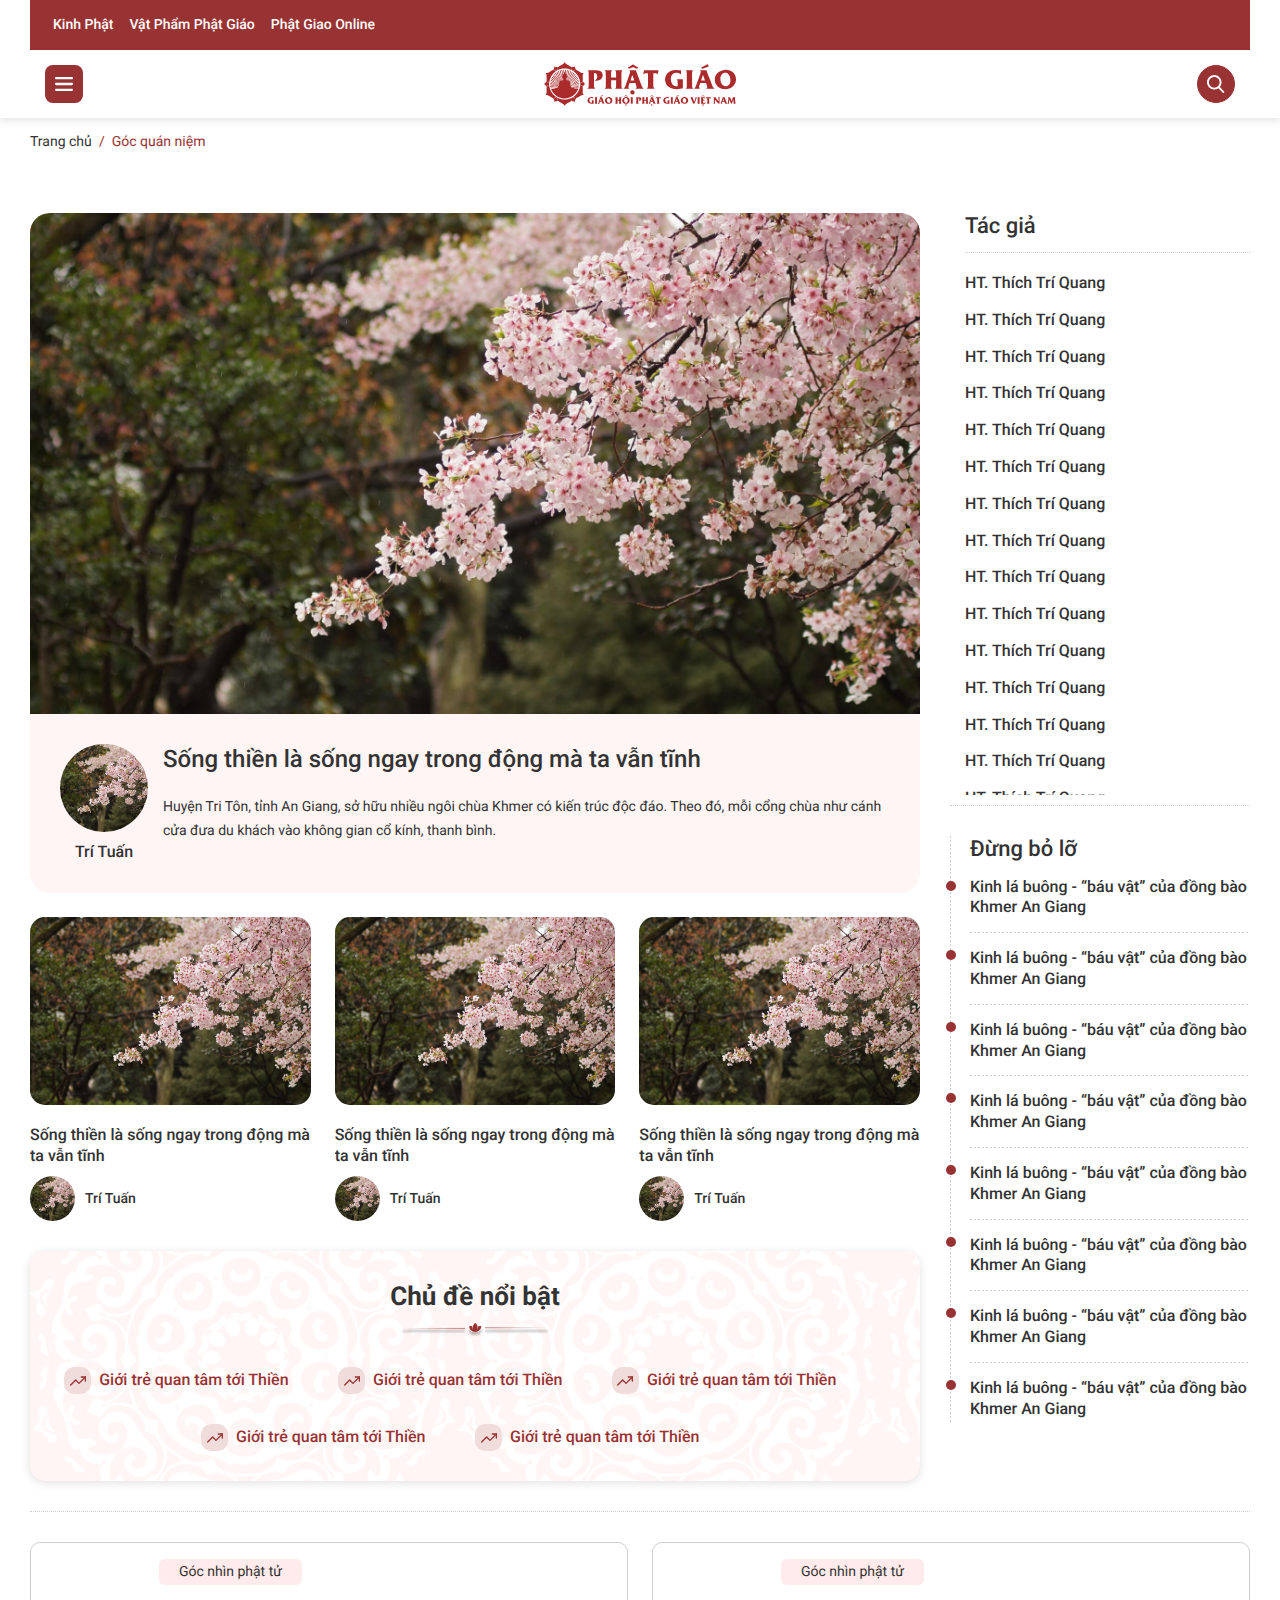
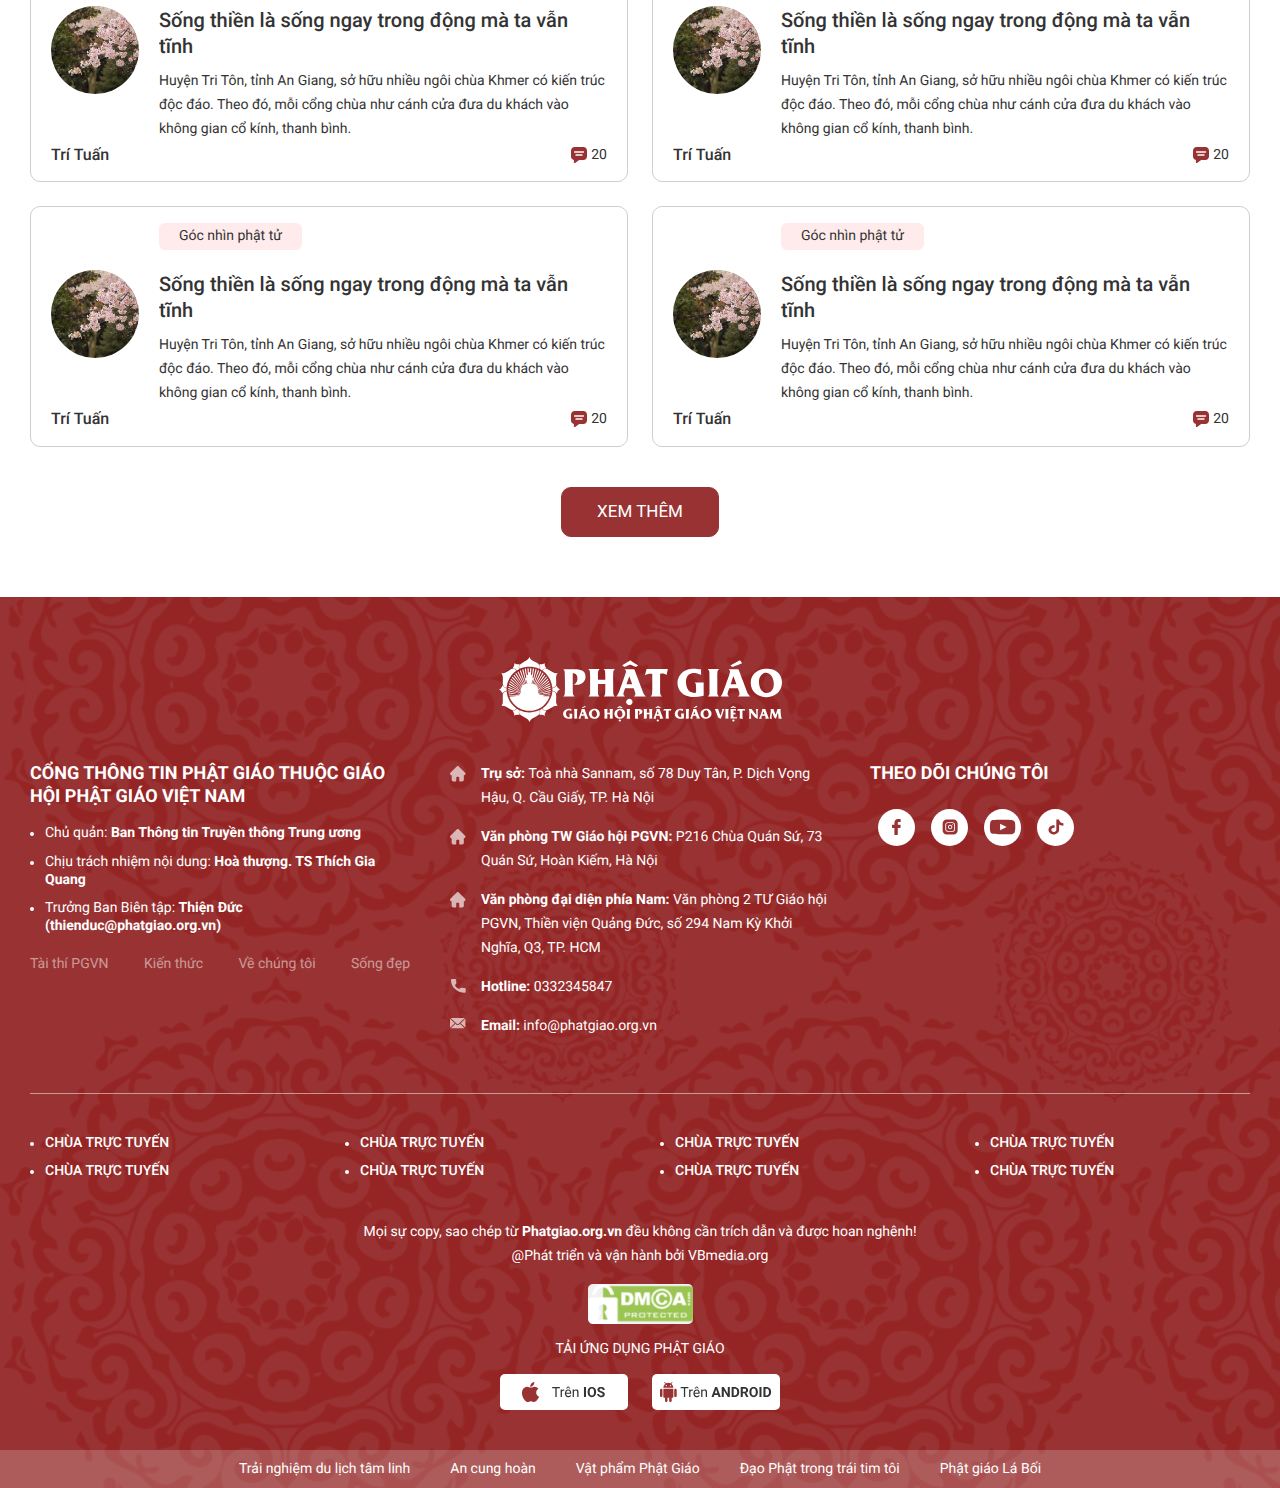
<file: goc_quan_niem.html>
<!DOCTYPE html>
<html lang="vi">
    <head>
        <meta charset="UTF-8" />
        <meta http-equiv="X-UA-Compatible" content="IE=edge" />
        <meta name="viewport" content="width=device-width, initial-scale=1.0" />
        <!-- favicon -->
        <link rel="shortcut icon" href="./images/favicon/favicon.png" type="image/gif" sizes="16x16" />
        <!-- end favicon -->
        <title>Cổng thông tin Phật giáo thuộc Giáo hội Phật giáo Việt Nam</title>
        <!-- font -->
        <link rel="preconnect" href="https://fonts.googleapis.com" />
        <link rel="preconnect" href="https://fonts.gstatic.com" crossorigin />
        <link
            rel="preload"
            href="https://fonts.googleapis.com/css2?family=Roboto:ital,wght@0,100;0,300;0,400;0,500;0,700;0,900;1,100;1,300;1,400;1,500;1,700;1,900&display=swap"
            as="style" onload="this.rel='stylesheet'"
        />
        <!-- end font -->
        <link rel="stylesheet" href="./lib/swiper/swiper-bundle.min.css" />
        <link rel="stylesheet" href="./css/style.css" />
        <script src="./lib/jquery/jquery-3.7.1.min.js"></script>
    </head>

    <body>
        
        <!-- header -->
        <header id="header" class="header relative z-50 shadow js__stickyHeader">
            <!-- pc -->
            <div class="d-3xl-block d-xl-none">
                <div class="header-desk relative z-20">
                    <!-- top -->
                    <div class="header-top bg-white w-wrapper">
                        <div class="header-top__container py-20 w-1220 d-3xl-flex justify-between">
                            <!-- left -->
                            <div class="header-top__left flex-1">
                                <ul class="cate-hot__list d-3xl-flex items-center">
                                    <li class="cate-hot__item">
                                        <a href="#" class="cate-hot__link fs-14 fw-500 text-red-993 capitalize d-3xl-inline-block p-8">Kinh Phật</a>
                                    </li>
                                    <li class="cate-hot__item">
                                        <a href="#" class="cate-hot__link fs-14 fw-500 text-red-993 capitalize d-3xl-inline-block p-8">Vật Phẩm Phật Giáo</a>
                                    </li>
                                    <li class="cate-hot__item">
                                        <a href="#" class="cate-hot__link fs-14 fw-500 text-red-993 capitalize d-3xl-inline-block p-8">Phật Giao Online</a>
                                    </li>
                                </ul>
                            </div>
                            <!-- end left -->
                            
                            <!-- center -->
                            <div class="header-top__center flex-1 d-3xl-flex items-center justify-center">
                                <a href="#" class="logo">
                                    <img src="./images/svg/logo.svg" alt="" class="logo-img">
                                </a>
                            </div>
                            <!-- end center -->
                            
                            <!-- right -->
                            <div class="header-top__right flex-1 d-3xl-flex items-center justify-end">
                                <!-- social -->
                                <ul class="social d-3xl-flex items-center justify-center">
                                    <li class="social-item">
                                        <a href="#" class="social-link">
                                            <img src="./images/svg/fb-red.svg" alt="" class="social-icon">
                                        </a>
                                    </li>
                                    <li class="social-item">
                                        <a href="#" class="social-link">
                                            <img src="./images/svg/insta-red.svg" alt="" class="social-icon">
                                        </a>
                                    </li>
                                    <li class="social-item">
                                        <a href="#" class="social-link">
                                            <img src="./images/svg/ytb-red.svg" alt="" class="social-icon">
                                        </a>
                                    </li>
                                    <li class="social-item">
                                        <a href="#" class="social-link">
                                            <img src="./images/svg/tiktok-red.svg" alt="" class="social-icon">
                                        </a>
                                    </li>
                                    
                                </ul>
                                <!-- end social -->
                            </div>
                            <!-- end right -->
                        </div>
                    </div>
                    <!-- end top -->

                    <!-- menu -->
                    <div class="header-menu bg-white w-wrapper">
                        <div class="header-menu__container w-1220 d-3xl-flex justify-between">
                            <!-- navbar -->
                            <nav class="navbar flex-1">
                                <ul class="navbar-wrapper d-3xl-flex items-center gap-30 justify-between">
                                    <li class="navbar-item">
                                        <a href="#" class="icon-20">
                                            <img src="./images/svg/home-red.svg" alt="" class="">
                                        </a>
                                    </li>
                                    <li class="navbar-item">
                                        <div class="navbar-item__heading d-3xl-flex items-center uppercase fw-600 fs-14">
                                            <a href="#" class="navbar-item__text flex-1 d-3xl-inline-block">Tin tức</a>
                                            <div class="navbar-item__icon flex-0">
                                                <img src="./images/svg/arrow-down-gray.svg" alt="">
                                            </div>
                                        </div>
                                        <ul class="navbar-dropdown fs-14 scroll">
                                            <li class="navbar-dropdown__item">
                                                <a href="#" class="navbar-dropdown__link">Trong nước</a>
                                            </li>
                                            <li class="navbar-dropdown__item">
                                                <a href="#" class="navbar-dropdown__link">Quốc tế</a>
                                            </li>
                                            <li class="navbar-dropdown__item">
                                                <a href="#" class="navbar-dropdown__link">Tin phật sự</a>
                                            </li>
                                            <li class="navbar-dropdown__item">
                                                <a href="#" class="navbar-dropdown__link">Tin mới</a>
                                            </li>
                                        </ul>
                                    </li>
                                    <li class="navbar-item">
                                        <div class="navbar-item__heading d-3xl-flex items-center uppercase fw-600 fs-14">
                                            <a href="#" class="navbar-item__text flex-1 d-3xl-inline-block">Xiển dương phật pháp</a>
                                            <div class="navbar-item__icon flex-0">
                                                <img src="./images/svg/arrow-down-gray.svg" alt="">
                                            </div>
                                        </div>
                                        <ul class="navbar-dropdown fs-14 scroll">
                                            <li class="navbar-dropdown__item">
                                                <a href="#" class="navbar-dropdown__link">Trong nước</a>
                                            </li>
                                            <li class="navbar-dropdown__item">
                                                <a href="#" class="navbar-dropdown__link">Quốc tế</a>
                                            </li>
                                            <li class="navbar-dropdown__item">
                                                <a href="#" class="navbar-dropdown__link">Tin phật sự</a>
                                            </li>
                                            <li class="navbar-dropdown__item">
                                                <a href="#" class="navbar-dropdown__link">Tin mới</a>
                                            </li>
                                        </ul>
                                    </li>
                                    <li class="navbar-item">
                                        <div class="navbar-item__heading d-3xl-flex items-center uppercase fw-600 fs-14">
                                            <a href="#" class="navbar-item__text flex-1 d-3xl-inline-block">Đức phật</a>
                                        </div>
                                    </li>
                                    <li class="navbar-item">
                                        <div class="navbar-item__heading d-3xl-flex items-center uppercase fw-600 fs-14">
                                            <a href="#" class="navbar-item__text flex-1 d-3xl-inline-block">Kinh sách</a>
                                        </div>
                                    </li>
                                    <li class="navbar-item">
                                        <div class="navbar-item__heading d-3xl-flex items-center uppercase fw-600 fs-14">
                                            <a href="#" class="navbar-item__text flex-1 d-3xl-inline-block">Giáo hội</a>
                                        </div>
                                    </li>
                                    <li class="navbar-item">
                                        <div class="navbar-item__heading d-3xl-flex items-center uppercase fw-600 fs-14">
                                            <a href="#" class="navbar-item__text flex-1 d-3xl-inline-block">Media</a>
                                        </div>
                                    </li>
                                    <li class="navbar-item">
                                        <div class="navbar-item__heading d-3xl-flex items-center uppercase fw-600 fs-14">
                                            <a href="#" class="navbar-item__text flex-1 d-3xl-inline-block">Môi trường</a>
                                        </div>
                                    </li>

                                    <li class="navbar-item navbar-more  js__navbarMore">
                                        <div class="navbar-more__icon js__navbarMoreIcon">
                                            <div class="bar">
                                                <img src="./images/svg/bar.svg" alt="">
                                            </div>
                                            <div class="close">
                                                <img src="./images/svg/close.svg" alt="">
                                            </div>
                                        </div>
                                        
                                    </li>
                                </ul>
                            </nav>
                            <!-- end navbar -->

                            <!-- extend -->
                            <div class="navbar-more__content w-wrapper js__navbarMoreContent">
                                <div class="navbar-more__inner w-1220 scroll">
                                    <ul class="navbar-more__list d-3xl-grid gap-24">
                                        <li class="navbar-more__item">
                                            <div class="navbar-more__title"><a href="#">Cate 1</a></div>
                                            <ul class="navbar-more__children">
                                                <li><a href="#">Cate 2</a></li>
                                                <li><a href="#">Cate 2</a></li>
                                                <li><a href="#">Cate 2</a></li>
                                                <li><a href="#">Cate 2</a></li>
                                            </ul>
                                        </li>
                                        <li class="navbar-more__item">
                                            <div class="navbar-more__title"><a href="#">Cate 1</a></div>
                                            <ul class="navbar-more__children">
                                                <li><a href="#">Cate 2</a></li>
                                                <li><a href="#">Cate 2</a></li>
                                                <li><a href="#">Cate 2</a></li>
                                                <li><a href="#">Cate 2</a></li>
                                            </ul>
                                        </li>
                                        <li class="navbar-more__item">
                                            <div class="navbar-more__title"><a href="#">Cate 1</a></div>
                                            <ul class="navbar-more__children">
                                                <li><a href="#">Cate 2</a></li>
                                                <li><a href="#">Cate 2</a></li>
                                                <li><a href="#">Cate 2</a></li>
                                                <li><a href="#">Cate 2</a></li>
                                            </ul>
                                        </li>
                                        <li class="navbar-more__item">
                                            <div class="navbar-more__title"><a href="#">Cate 1</a></div>
                                            <ul class="navbar-more__children">
                                                <li><a href="#">Cate 2</a></li>
                                                <li><a href="#">Cate 2</a></li>
                                                <li><a href="#">Cate 2</a></li>
                                                <li><a href="#">Cate 2</a></li>
                                            </ul>
                                        </li>
                                        <li class="navbar-more__item">
                                            <div class="navbar-more__title"><a href="#">Cate 1</a></div>
                                            <ul class="navbar-more__children">
                                                <li><a href="#">Cate 2</a></li>
                                                <li><a href="#">Cate 2</a></li>
                                                <li><a href="#">Cate 2</a></li>
                                                <li><a href="#">Cate 2</a></li>
                                            </ul>
                                        </li>
                                        <li class="navbar-more__item">
                                            <div class="navbar-more__title"><a href="#">Cate 1</a></div>
                                            <ul class="navbar-more__children">
                                                <li><a href="#">Cate 2</a></li>
                                                <li><a href="#">Cate 2</a></li>
                                                <li><a href="#">Cate 2</a></li>
                                                <li><a href="#">Cate 2</a></li>
                                            </ul>
                                        </li>
                                    </ul>
                                </div>
                            </div>
                            <!-- end extend -->

                            <!-- search -->
                            <div class="search flex-0 d-3xl-flex items-center ml-40 mr-3xl--10 js__searchDesk">
                                <!-- icon -->
                                <div class="search-icon icon-20 d-3xl-flex items-center p-10 js__searchIconDesk pointer">
                                    <img src="./images/svg/search.svg" alt="">
                                </div>
                                <!-- end icon -->
                                <div class="search-content js__searchContentDesk">
                                    <form action="search-form">
                                        <div class="search-group">
                                            <input type="text" class="search-input js__searchInputDesk" placeholder="Tìm kiếm...">
                                        </div>
                                    </form>
                                </div>
                            </div>
                            <!-- end search -->
                        </div>
                    </div>
                    <!-- end menu -->
                </div>
            </div>
            <!-- end pc -->
             
            <!-- mb -->
            <div class="d-3xl-none d-xl-block">
                <div class="header-mb relative z-10">
                    <!-- top -->
                    <div class="header-mb__top w-wrapper w-1220 bg-red-993 py-8">
                        <div class="header-mb__top-wrapper">
                            <ul class="cate-hot__list d-3xl-flex items-center">
                                <li class="cate-hot__item">
                                    <a href="#" class="cate-hot__link fs-14 fw-500 text-white capitalize d-3xl-inline-block p-8">Kinh Phật</a>
                                </li>
                                <li class="cate-hot__item">
                                    <a href="#" class="cate-hot__link fs-14 fw-500 text-white capitalize d-3xl-inline-block p-8">Vật Phẩm Phật Giáo</a>
                                </li>
                                <li class="cate-hot__item">
                                    <a href="#" class="cate-hot__link fs-14 fw-500 text-white capitalize d-3xl-inline-block p-8">Phật Giao Online</a>
                                </li>
                            </ul>
                        </div>
                    </div>
                    <!-- end top -->
                    <div class="header-mb__bot w-wrapper w-1220 bg-white py-12">
                        <!-- menu -->
                        <div class="header-mb__menu d-3xl-flex items-center justify-between">
                            <!-- left -->
                            <div class="header-mb__left flex-0">
                                <!-- submenu -->
                                <div class="sub-menu">
                                    <!-- icon bar -->
                                    <div class="icon-bar js__clickShowMenuMb bg-red-993">
                                        <img src="./images/svg/bar-w.svg" alt="">
                                    </div>
                                    <!-- end icon bar -->
                                    <!-- content -->
                                    <div class="sub-menu__content">
                                        <!-- close -->
                                        <div class="sub-menu__close js__closeSubMenu d-3xl-flex items-center">
                                            <img src="./images/svg/close-w.svg" alt="">
                                        </div>
                                        <!-- end close -->
    
                                        <div class="sub-menu__container">
                                            <!-- list -->
                                            <div class="sub-menu__list">
                                                <!-- item -->
                                                <div class="sub-menu__item px-20">
                                                    <!-- heading -->
                                                    <div class="heading-sub d-3xl-flex items-center justify-between py-8 text-red-993">
                                                        <h3 class="heading-sub__title fs-14 fw-500 uppercase">
                                                            <a href="#">Tin tức</a>
                                                        </h3>
                                                        <div class="heading-sub__arrow js__dropDown">
                                                            <img src="./images/svg/arrow-down-gray.svg" alt="">
                                                        </div>
                                                    </div>
                                                    <!-- end heading -->
    
                                                    <!-- sub menu list -->
                                                    <ul class="list-sub js__listSubMenu">
                                                        <li class="item-sub">
                                                            <a href="#" class="item-sub__link fs-16">Release Calender</a>
                                                        </li>
                                                        <li class="item-sub">
                                                            <a href="#" class="item-sub__link fs-16">Release Calender</a>
                                                        </li>
                                                        <li class="item-sub">
                                                            <a href="#" class="item-sub__link fs-16">Release Calender</a>
                                                        </li>
                                                    </ul>
                                                    <!-- end sub menu list -->
                                                </div>
                                                <!-- end item -->
                                                <!-- item -->
                                                <div class="sub-menu__item px-20">
                                                    <!-- heading -->
                                                    <div class="heading-sub d-3xl-flex items-center justify-between py-8 text-red-993">
                                                        <h3 class="heading-sub__title fs-14 fw-500 uppercase">
                                                            <a href="#">Tin tức</a>
                                                        </h3>
                                                        <div class="heading-sub__arrow js__dropDown">
                                                            <img src="./images/svg/arrow-down-gray.svg" alt="">
                                                        </div>
                                                    </div>
                                                    <!-- end heading -->
    
                                                    <!-- sub menu list -->
                                                    <ul class="list-sub js__listSubMenu">
                                                        <li class="item-sub">
                                                            <a href="#" class="item-sub__link fs-16">Release Calender</a>
                                                        </li>
                                                        <li class="item-sub">
                                                            <a href="#" class="item-sub__link fs-16">Release Calender</a>
                                                        </li>
                                                        <li class="item-sub">
                                                            <a href="#" class="item-sub__link fs-16">Release Calender</a>
                                                        </li>
                                                    </ul>
                                                    <!-- end sub menu list -->
                                                </div>
                                                <!-- end item -->
                                                <!-- item -->
                                                <div class="sub-menu__item px-20">
                                                    <!-- heading -->
                                                    <div class="heading-sub d-3xl-flex items-center justify-between py-8 text-red-993">
                                                        <h3 class="heading-sub__title fs-14 fw-500 uppercase">
                                                            <a href="#">Tin tức</a>
                                                        </h3>
                                                        <div class="heading-sub__arrow js__dropDown">
                                                            <img src="./images/svg/arrow-down-gray.svg" alt="">
                                                        </div>
                                                    </div>
                                                    <!-- end heading -->
    
                                                    <!-- sub menu list -->
                                                    <ul class="list-sub js__listSubMenu">
                                                        <li class="item-sub">
                                                            <a href="#" class="item-sub__link fs-16">Release Calender</a>
                                                        </li>
                                                        <li class="item-sub">
                                                            <a href="#" class="item-sub__link fs-16">Release Calender</a>
                                                        </li>
                                                        <li class="item-sub">
                                                            <a href="#" class="item-sub__link fs-16">Release Calender</a>
                                                        </li>
                                                    </ul>
                                                    <!-- end sub menu list -->
                                                </div>
                                                <!-- end item -->
                                               
                                               
                                            </div>
                                            <!-- end list -->
                                        </div>
                                    </div>
                                    <!-- end content -->
                                    <div class="overlay js__overlay"></div>
                                </div>
                                <!-- end submenu -->
                            </div>
                            <!-- end left -->
                            <!-- center -->
                            <div class="header-mb__center flex-1 d-3xl-flex items-center justify-center">
                                <a href="#" class="logo">
                                    <img src="./images/svg/logo.svg" alt="" class="logo-img">
                                </a>
                            </div>
                            <!-- end center -->
                            <!-- right -->
                            <div class="header-mb__right flex-0">
                                <div class="search-mb">
                                    <div class="search-mb__icon js__searchMb">
                                        <img src="./images/svg/search-w.svg" alt="">
                                    </div>
                                    <!-- form -->
                                    <div class="header-search-mb__form h-60 w-full js__formSearchMb">
                                        <form action="" class="w-full h-full">
                                            <div class="relative w-full h-full">
                                                <input type="text" class="header-search-input w-full h-full p-8 fs-16 js__focusSearchMb" placeholder="Search...">
                                                <div class="header-search-btn absolute h-full d-3xl-flex items-center p-8 js__closeSearchMb icon-20">
                                                    <img src="./images/svg/close.svg" alt="">
                                                </div>
                                            </div>
                                        </form>
                                    </div>
                                    <!-- end form -->
                                </div>
                            </div>
                            <!-- end right -->
                        </div>
                        <!-- end menu -->
                    </div>
                    </div>
                </div>
            </div>
            <!-- end mb -->

        </header>
        <!-- end header -->
        <!-- main -->
        <main id="main" class="main">
            <!-- breadcrumb -->
            <div class="breadcrumb w-wrapper">
                <div class="breadcrumb-container w-1220 d-3xl-flex items-center h-full w-full">
                    <!-- item -->
                    <div class="breadcrumb-item fs-14 h-full d-3xl-flex items-center">
                        <a href="/" class="breadcrumb-link">Trang chủ</a>
                    </div>
                    <!-- end item -->
                    <!-- item -->
                    <div class="breadcrumb-item fs-14 h-full d-3xl-flex items-center">
                        <a href="#" class="breadcrumb-link">Góc quán niệm</a>
                    </div>
                    <!-- end item -->
                    
                </div>
            </div>
            <!-- end breadcrumb -->
            
            <!-- primary -->
            <section class="contemplation-primary block-primary relative w-wrapper z-20 over-hidden">
                <div class="contemplation-primary__container block-primary__container w-1220 w-md-500 d-3xl-flex d-md-block pt-3xl-50 py-md-30 pb-30 mb-30 border-dotted-cece2">
                    <!-- left -->
                    <div class="contemplation-primary__left block-primary__left flex-1">
                        <!-- large -->
                        <div class="contemplation-primary__large bg-red-fff border-20 border-md-15 over-hidden">
                            <div class="article relative">
                                <!-- img  -->
                                <div class="article-img">
                                    <a href="#" class="ratio-16x9">
                                        <img loading="lazy" class="article-inner__img" src="./images/2.jpg" width="" height="" alt="">
                                    </a>
                                </div>
                                <!-- end img -->

                                <!-- info -->
                                <div class="article-info d-3xl-flex p-30">
                                    <!-- author -->
                                    <div class="author-primary flex-0">
                                        <!-- avatar -->
                                        <div class="avatar">
                                            <a href="#" class="border-999 avatar-link">
                                                <img src="./images/2.jpg" alt="">
                                            </a>
                                        </div>
                                        <!-- end avatar -->
                                        <h3 class="name fs-16 fw-500 mt-10 text-center">
                                            <a href="#">Trí Tuấn</a>
                                        </h3>
                                    </div>
                                    <!-- end author -->
                                    <!-- content -->
                                    <div class="article-content flex-1 pl-15">
                                        <h3 class="article-title fs-24 fw-500 fix-text3">
                                            <a href="#">Sống thiền là sống ngay trong động mà ta vẫn tĩnh</a>
                                        </h3>
                                        <div class="article-des fs-14 mt-20">
                                            <p>Huyện Tri Tôn, tỉnh An Giang, sở hữu nhiều ngôi chùa Khmer có kiến trúc độc đáo. Theo đó, mỗi cổng chùa như cánh cửa đưa du khách vào không gian cổ kính, thanh bình.</p>
                                        </div>
                                    </div>
                                    <!-- end content -->
                                </div>
                                <!-- end info -->
    
                            </div>
                        </div>
                        <!-- end large -->

                        <!-- smalls -->
                        <div class="contemplation-primary__smalls box-smalls-col-3xl-3 mt-24 d-3xl-grid col-3 gap-24">
                            <!-- artice -->
                            <div class="article relative">
                                <!-- img  -->
                                <div class="article-img over-hidden border-15 border-sm-5">
                                    <a href="#" class="ratio-3x2 article-inner">
                                        <img loading="lazy" class="article-inner__img" src="./images/2.jpg" width="" height="" alt="">
                                    </a>
                                </div>
                                <!-- end img -->

                                <div class="article-info mt-20">
                                    <!-- content -->
                                    <div class="article-content">
                                        <h3 class="article-title fs-16 fw-500 fix-text3">
                                            <a href="#">Sống thiền là sống ngay trong động mà ta vẫn tĩnh</a>
                                        </h3>
                                    </div>
                                    <!-- end content -->
                                    <!-- author secondary -->
                                    <div class="author-secondary d-3xl-flex items-center mt-10">
                                        <!-- avatar -->
                                        <div class="avatar flex-0">
                                            <a href="#" class="border-999 avatar-link">
                                                <img src="./images/2.jpg" alt="">
                                            </a>
                                        </div>
                                        <!-- end avatar -->
                                        <h3 class="name fs-14 fw-500 flex-1 ml-10">
                                            <a href="#">Trí Tuấn</a>
                                        </h3>
                                    </div>
                                    <!-- end author secondary -->
                                </div>
    
                            </div>
                            <!-- end artice -->
                            <!-- artice -->
                            <div class="article relative">
                                <!-- img  -->
                                <div class="article-img over-hidden border-15 border-sm-5">
                                    <a href="#" class="ratio-3x2 article-inner">
                                        <img loading="lazy" class="article-inner__img" src="./images/2.jpg" width="" height="" alt="">
                                    </a>
                                </div>
                                <!-- end img -->

                                <div class="article-info mt-20">
                                    <!-- content -->
                                    <div class="article-content">
                                        <h3 class="article-title fs-16 fw-500 fix-text3">
                                            <a href="#">Sống thiền là sống ngay trong động mà ta vẫn tĩnh</a>
                                        </h3>
                                    </div>
                                    <!-- end content -->
                                    <!-- author secondary -->
                                    <div class="author-secondary d-3xl-flex items-center mt-10">
                                        <!-- avatar -->
                                        <div class="avatar flex-0">
                                            <a href="#" class="border-999 avatar-link">
                                                <img src="./images/2.jpg" alt="">
                                            </a>
                                        </div>
                                        <!-- end avatar -->
                                        <h3 class="name fs-14 fw-500 flex-1 ml-10">
                                            <a href="#">Trí Tuấn</a>
                                        </h3>
                                    </div>
                                    <!-- end author secondary -->
                                </div>
    
                            </div>
                            <!-- end artice -->
                            <!-- artice -->
                            <div class="article relative">
                                <!-- img  -->
                                <div class="article-img over-hidden border-15 border-sm-5">
                                    <a href="#" class="ratio-3x2 article-inner">
                                        <img loading="lazy" class="article-inner__img" src="./images/2.jpg" width="" height="" alt="">
                                    </a>
                                </div>
                                <!-- end img -->

                                <div class="article-info mt-20">
                                    <!-- content -->
                                    <div class="article-content">
                                        <h3 class="article-title fs-16 fw-500 fix-text3">
                                            <a href="#">Sống thiền là sống ngay trong động mà ta vẫn tĩnh</a>
                                        </h3>
                                    </div>
                                    <!-- end content -->
                                    <!-- author secondary -->
                                    <div class="author-secondary d-3xl-flex items-center mt-10">
                                        <!-- avatar -->
                                        <div class="avatar flex-0">
                                            <a href="#" class="border-999 avatar-link">
                                                <img src="./images/2.jpg" alt="">
                                            </a>
                                        </div>
                                        <!-- end avatar -->
                                        <h3 class="name fs-14 fw-500 flex-1 ml-10">
                                            <a href="#">Trí Tuấn</a>
                                        </h3>
                                    </div>
                                    <!-- end author secondary -->
                                </div>
    
                            </div>
                            <!-- end artice -->
                            <!-- artice -->
                            <div class="article relative">
                                <!-- img  -->
                                <div class="article-img over-hidden border-15 border-sm-5">
                                    <a href="#" class="ratio-3x2 article-inner">
                                        <img loading="lazy" class="article-inner__img" src="./images/2.jpg" width="" height="" alt="">
                                    </a>
                                </div>
                                <!-- end img -->

                                <div class="article-info mt-20">
                                    <!-- content -->
                                    <div class="article-content">
                                        <h3 class="article-title fs-16 fw-500 fix-text3">
                                            <a href="#">Sống thiền là sống ngay trong động mà ta vẫn tĩnh</a>
                                        </h3>
                                    </div>
                                    <!-- end content -->
                                    <!-- author secondary -->
                                    <div class="author-secondary d-3xl-flex items-center mt-10">
                                        <!-- avatar -->
                                        <div class="avatar flex-0">
                                            <a href="#" class="border-999 avatar-link">
                                                <img src="./images/2.jpg" alt="">
                                            </a>
                                        </div>
                                        <!-- end avatar -->
                                        <h3 class="name fs-14 fw-500 flex-1 ml-10">
                                            <a href="#">Trí Tuấn</a>
                                        </h3>
                                    </div>
                                    <!-- end author secondary -->
                                </div>
    
                            </div>
                            <!-- end artice -->
                        </div>
                        <!-- end smalls -->

                        <!-- tab box primary -->
                        <div class="tab-box-primary d-3xl-none d-md-block pt-20 pb-10">
                            <div class="tab-box-primary__container js__changeTab">
                                <!-- tabs -->
                                <div class="tabs-block d-3xl-flex items-center">
                                    <!-- tab pane item -->
                                    <div class="tab-item js__tabItem pointer fs-18 fw-500 active flex-1">
                                        <span class="text">Tác giả</span>
                                    </div>
                                    <!-- end pane item -->

                                    <!-- tab pane item -->
                                    <div class="tab-item js__tabItem pointer fs-18 fw-500 flex-1">
                                        <span class="text">Đừng bỏ lỡ</span>
                                    </div>
                                    <!-- end pane item -->
                                    
                                    
                                </div>
                                <!-- end tabs -->
        
                                <!-- pane -->
                                <div class="pane-block">
                                    <!-- tab pane item -->
                                    <div class="pane-item js__tabPane active">
                                        <ul class="box-author-list-ul scroll">
                                            <li class="box-author-list__item fs-16 fw-500 py-8">
                                                <a href="#" class="box-author-list__link">HT. Thích Trí Quang</a>
                                            </li>
                                            <li class="box-author-list__item fs-16 fw-500 py-8">
                                                <a href="#" class="box-author-list__link">HT. Thích Trí Quang</a>
                                            </li>
                                            <li class="box-author-list__item fs-16 fw-500 py-8">
                                                <a href="#" class="box-author-list__link">HT. Thích Trí Quang</a>
                                            </li>
                                            <li class="box-author-list__item fs-16 fw-500 py-8">
                                                <a href="#" class="box-author-list__link">HT. Thích Trí Quang</a>
                                            </li>
                                            <li class="box-author-list__item fs-16 fw-500 py-8">
                                                <a href="#" class="box-author-list__link">HT. Thích Trí Quang</a>
                                            </li>
                                            <li class="box-author-list__item fs-16 fw-500 py-8">
                                                <a href="#" class="box-author-list__link">HT. Thích Trí Quang</a>
                                            </li>
                                            <li class="box-author-list__item fs-16 fw-500 py-8">
                                                <a href="#" class="box-author-list__link">HT. Thích Trí Quang</a>
                                            </li>
                                            <li class="box-author-list__item fs-16 fw-500 py-8">
                                                <a href="#" class="box-author-list__link">HT. Thích Trí Quang</a>
                                            </li>
                                            <li class="box-author-list__item fs-16 fw-500 py-8">
                                                <a href="#" class="box-author-list__link">HT. Thích Trí Quang</a>
                                            </li>
                                            <li class="box-author-list__item fs-16 fw-500 py-8">
                                                <a href="#" class="box-author-list__link">HT. Thích Trí Quang</a>
                                            </li>
                                            <li class="box-author-list__item fs-16 fw-500 py-8">
                                                <a href="#" class="box-author-list__link">HT. Thích Trí Quang</a>
                                            </li>
                                            <li class="box-author-list__item fs-16 fw-500 py-8">
                                                <a href="#" class="box-author-list__link">HT. Thích Trí Quang</a>
                                            </li>
                                            <li class="box-author-list__item fs-16 fw-500 py-8">
                                                <a href="#" class="box-author-list__link">HT. Thích Trí Quang</a>
                                            </li>
                                            <li class="box-author-list__item fs-16 fw-500 py-8">
                                                <a href="#" class="box-author-list__link">HT. Thích Trí Quang</a>
                                            </li>
                                            <li class="box-author-list__item fs-16 fw-500 py-8">
                                                <a href="#" class="box-author-list__link">HT. Thích Trí Quang</a>
                                            </li>
                                            <li class="box-author-list__item fs-16 fw-500 py-8">
                                                <a href="#" class="box-author-list__link">HT. Thích Trí Quang</a>
                                            </li>
                                        </ul>
                                    </div>
                                    <!-- end pane item -->
                                    
                                    <!-- tab pane item -->
                                    <div class="pane-item js__tabPane">
                                        <div class="box-latest-news">
                                            <!-- list -->
                                            <div class="box-latest-news__list">
                                                <!-- article -->
                                                <div class="article py-15 border-dotted-ce">
                                                    <h3 class="article-title fs-16 fw-500">
                                                        <a href="#">Kinh lá buông - “báu vật” của đồng bào Khmer An Giang</a>
                                                    </h3>
                                                </div>
                                                <!-- end article -->
                                                <!-- article -->
                                                <div class="article py-15 border-dotted-ce">
                                                    <h3 class="article-title fs-16 fw-500">
                                                        <a href="#">Kinh lá buông - “báu vật” của đồng bào Khmer An Giang</a>
                                                    </h3>
                                                </div>
                                                <!-- end article -->
                                                <!-- article -->
                                                <div class="article py-15 border-dotted-ce">
                                                    <h3 class="article-title fs-16 fw-500">
                                                        <a href="#">Kinh lá buông - “báu vật” của đồng bào Khmer An Giang</a>
                                                    </h3>
                                                </div>
                                                <!-- end article -->
                                                <!-- article -->
                                                <div class="article py-15 border-dotted-ce">
                                                    <h3 class="article-title fs-16 fw-500">
                                                        <a href="#">Kinh lá buông - “báu vật” của đồng bào Khmer An Giang</a>
                                                    </h3>
                                                </div>
                                                <!-- end article -->
                                                <!-- article -->
                                                <div class="article py-15 border-dotted-ce">
                                                    <h3 class="article-title fs-16 fw-500">
                                                        <a href="#">Kinh lá buông - “báu vật” của đồng bào Khmer An Giang</a>
                                                    </h3>
                                                </div>
                                                <!-- end article -->
                                                <!-- article -->
                                                <div class="article py-15 border-dotted-ce">
                                                    <h3 class="article-title fs-16 fw-500">
                                                        <a href="#">Kinh lá buông - “báu vật” của đồng bào Khmer An Giang</a>
                                                    </h3>
                                                </div>
                                                <!-- end article -->
                                                <!-- article -->
                                                <div class="article py-15 border-dotted-ce">
                                                    <h3 class="article-title fs-16 fw-500">
                                                        <a href="#">Kinh lá buông - “báu vật” của đồng bào Khmer An Giang</a>
                                                    </h3>
                                                </div>
                                                <!-- end article -->
                                                <!-- article -->
                                                <div class="article py-15 border-dotted-ce">
                                                    <h3 class="article-title fs-16 fw-500">
                                                        <a href="#">Kinh lá buông - “báu vật” của đồng bào Khmer An Giang</a>
                                                    </h3>
                                                </div>
                                                <!-- end article -->
                                                
                                            </div>
                                            <!-- end list -->
                                        </div>
                                    </div>
                                    <!-- end pane item -->
                                    
                                </div>
                                <!-- end large -->
        
                                
                            </div>
                        </div>
                        <!-- end tab box primary -->

                        <!-- featured topics-->
                        <div class="featured-topics mt-30 p-30 bg-red-fff border-15 shadow over-hidden">
                            <!-- heading primary -->
                            <div class="heading-primary">
                                <h2 class="heading-primary__title fs-26 mb-8 fw-700 text-center">Chủ đề nổi bật</h2>
        
                                <div class="heading-primary__union d-3xl-flex items-center justify-center">
                                    <img src="./images/svg/union-1.svg" alt="" class="mx-auto union">
                                </div>
                            </div>
                            <!-- end heading primary -->

                            <!-- content -->
                            <div class="featured-topics__content d-3xl-flex">
                                <!-- article -->
                                <div class="article d-3xl-flex items-center">
                                    <!-- img  -->
                                    <div class="article-img over-hidden border-10 flex-0">
                                        <img loading="lazy" class="article-inner__img" src="./images/svg/index-red.svg" width="" height="" alt="">
                                    </div>
                                    <!-- end img -->
    
                                    <!-- content -->
                                    <div class="article-content pl-8 flex-1">
                                        <h3 class="article-title fs-16 text-red-993 fw-500 fix-text5">
                                            <a href="#" class="color-inherit">Giới trẻ quan tâm tới Thiền</a>
                                        </h3>
                                    </div>
                                    <!-- end content -->
                                </div>
                                <!-- end article -->
                                <!-- article -->
                                <div class="article d-3xl-flex items-center">
                                    <!-- img  -->
                                    <div class="article-img over-hidden border-10 flex-0">
                                        <img loading="lazy" class="article-inner__img" src="./images/svg/index-red.svg" width="" height="" alt="">
                                    </div>
                                    <!-- end img -->
    
                                    <!-- content -->
                                    <div class="article-content pl-8 flex-1">
                                        <h3 class="article-title fs-16 text-red-993 fw-500 fix-text5">
                                            <a href="#" class="color-inherit">Giới trẻ quan tâm tới Thiền</a>
                                        </h3>
                                    </div>
                                    <!-- end content -->
                                </div>
                                <!-- end article -->
                                <!-- article -->
                                <div class="article d-3xl-flex items-center">
                                    <!-- img  -->
                                    <div class="article-img over-hidden border-10 flex-0">
                                        <img loading="lazy" class="article-inner__img" src="./images/svg/index-red.svg" width="" height="" alt="">
                                    </div>
                                    <!-- end img -->
    
                                    <!-- content -->
                                    <div class="article-content pl-8 flex-1">
                                        <h3 class="article-title fs-16 text-red-993 fw-500 fix-text5">
                                            <a href="#" class="color-inherit">Giới trẻ quan tâm tới Thiền</a>
                                        </h3>
                                    </div>
                                    <!-- end content -->
                                </div>
                                <!-- end article -->
                                <!-- article -->
                                <div class="article d-3xl-flex items-center">
                                    <!-- img  -->
                                    <div class="article-img over-hidden border-10 flex-0">
                                        <img loading="lazy" class="article-inner__img" src="./images/svg/index-red.svg" width="" height="" alt="">
                                    </div>
                                    <!-- end img -->
    
                                    <!-- content -->
                                    <div class="article-content pl-8 flex-1">
                                        <h3 class="article-title fs-16 text-red-993 fw-500 fix-text5">
                                            <a href="#" class="color-inherit">Giới trẻ quan tâm tới Thiền</a>
                                        </h3>
                                    </div>
                                    <!-- end content -->
                                </div>
                                <!-- end article -->
                                <!-- article -->
                                <div class="article d-3xl-flex items-center">
                                    <!-- img  -->
                                    <div class="article-img over-hidden border-10 flex-0">
                                        <img loading="lazy" class="article-inner__img" src="./images/svg/index-red.svg" width="" height="" alt="">
                                    </div>
                                    <!-- end img -->
    
                                    <!-- content -->
                                    <div class="article-content pl-8 flex-1">
                                        <h3 class="article-title fs-16 text-red-993 fw-500 fix-text5">
                                            <a href="#" class="color-inherit">Giới trẻ quan tâm tới Thiền</a>
                                        </h3>
                                    </div>
                                    <!-- end content -->
                                </div>
                                <!-- end article -->
                            </div>
                            <!-- end content -->
                        </div>
                        <!-- end featured topics-->
                    </div>
                    <!-- end left -->
                    <!-- right -->
                    <div class="contemplation-primary__right block-primary__right flex-0 d-md-none">
                        <!-- box author list -->
                        <div class="box-author-list mb-30 pb-10 border-dotted-cece2 pl-15">
                            <!-- heading -->
                            <h2 class="heading-two fs-22 fw-500 mb-12">
                                <a href="#">Tác giả</a>
                            </h2>
                            <!-- end heading -->

                            <ul class="box-author-list-ul scroll">
                                <li class="box-author-list__item fs-16 fw-500 py-8">
                                    <a href="#" class="box-author-list__link">HT. Thích Trí Quang</a>
                                </li>
                                <li class="box-author-list__item fs-16 fw-500 py-8">
                                    <a href="#" class="box-author-list__link">HT. Thích Trí Quang</a>
                                </li>
                                <li class="box-author-list__item fs-16 fw-500 py-8">
                                    <a href="#" class="box-author-list__link">HT. Thích Trí Quang</a>
                                </li>
                                <li class="box-author-list__item fs-16 fw-500 py-8">
                                    <a href="#" class="box-author-list__link">HT. Thích Trí Quang</a>
                                </li>
                                <li class="box-author-list__item fs-16 fw-500 py-8">
                                    <a href="#" class="box-author-list__link">HT. Thích Trí Quang</a>
                                </li>
                                <li class="box-author-list__item fs-16 fw-500 py-8">
                                    <a href="#" class="box-author-list__link">HT. Thích Trí Quang</a>
                                </li>
                                <li class="box-author-list__item fs-16 fw-500 py-8">
                                    <a href="#" class="box-author-list__link">HT. Thích Trí Quang</a>
                                </li>
                                <li class="box-author-list__item fs-16 fw-500 py-8">
                                    <a href="#" class="box-author-list__link">HT. Thích Trí Quang</a>
                                </li>
                                <li class="box-author-list__item fs-16 fw-500 py-8">
                                    <a href="#" class="box-author-list__link">HT. Thích Trí Quang</a>
                                </li>
                                <li class="box-author-list__item fs-16 fw-500 py-8">
                                    <a href="#" class="box-author-list__link">HT. Thích Trí Quang</a>
                                </li>
                                <li class="box-author-list__item fs-16 fw-500 py-8">
                                    <a href="#" class="box-author-list__link">HT. Thích Trí Quang</a>
                                </li>
                                <li class="box-author-list__item fs-16 fw-500 py-8">
                                    <a href="#" class="box-author-list__link">HT. Thích Trí Quang</a>
                                </li>
                                <li class="box-author-list__item fs-16 fw-500 py-8">
                                    <a href="#" class="box-author-list__link">HT. Thích Trí Quang</a>
                                </li>
                                <li class="box-author-list__item fs-16 fw-500 py-8">
                                    <a href="#" class="box-author-list__link">HT. Thích Trí Quang</a>
                                </li>
                                <li class="box-author-list__item fs-16 fw-500 py-8">
                                    <a href="#" class="box-author-list__link">HT. Thích Trí Quang</a>
                                </li>
                                <li class="box-author-list__item fs-16 fw-500 py-8">
                                    <a href="#" class="box-author-list__link">HT. Thích Trí Quang</a>
                                </li>
                            </ul>
                        </div>
                        <!-- end box author list -->
                        <!-- box latest news -->
                        <div class="box-latest-news">
                            <!-- heading -->
                            <h2 class="heading-two fs-22 fw-500 mb-12">
                                <a href="#">Đừng bỏ lỡ</a>
                            </h2>
                            <!-- end heading -->

                            <!-- list -->
                            <div class="box-latest-news__list">
                                <!-- article -->
                                <div class="article py-15 border-dotted-ce">
                                    <h3 class="article-title fs-16 fw-500">
                                        <a href="#">Kinh lá buông - “báu vật” của đồng bào Khmer An Giang</a>
                                    </h3>
                                </div>
                                <!-- end article -->
                                <!-- article -->
                                <div class="article py-15 border-dotted-ce">
                                    <h3 class="article-title fs-16 fw-500">
                                        <a href="#">Kinh lá buông - “báu vật” của đồng bào Khmer An Giang</a>
                                    </h3>
                                </div>
                                <!-- end article -->
                                <!-- article -->
                                <div class="article py-15 border-dotted-ce">
                                    <h3 class="article-title fs-16 fw-500">
                                        <a href="#">Kinh lá buông - “báu vật” của đồng bào Khmer An Giang</a>
                                    </h3>
                                </div>
                                <!-- end article -->
                                <!-- article -->
                                <div class="article py-15 border-dotted-ce">
                                    <h3 class="article-title fs-16 fw-500">
                                        <a href="#">Kinh lá buông - “báu vật” của đồng bào Khmer An Giang</a>
                                    </h3>
                                </div>
                                <!-- end article -->
                                <!-- article -->
                                <div class="article py-15 border-dotted-ce">
                                    <h3 class="article-title fs-16 fw-500">
                                        <a href="#">Kinh lá buông - “báu vật” của đồng bào Khmer An Giang</a>
                                    </h3>
                                </div>
                                <!-- end article -->
                                <!-- article -->
                                <div class="article py-15 border-dotted-ce">
                                    <h3 class="article-title fs-16 fw-500">
                                        <a href="#">Kinh lá buông - “báu vật” của đồng bào Khmer An Giang</a>
                                    </h3>
                                </div>
                                <!-- end article -->
                                <!-- article -->
                                <div class="article py-15 border-dotted-ce">
                                    <h3 class="article-title fs-16 fw-500">
                                        <a href="#">Kinh lá buông - “báu vật” của đồng bào Khmer An Giang</a>
                                    </h3>
                                </div>
                                <!-- end article -->
                                <!-- article -->
                                <div class="article py-15 border-dotted-ce">
                                    <h3 class="article-title fs-16 fw-500">
                                        <a href="#">Kinh lá buông - “báu vật” của đồng bào Khmer An Giang</a>
                                    </h3>
                                </div>
                                <!-- end article -->
                                
                            </div>
                            <!-- end list -->
                        </div>
                        <!-- end box latest news -->
                    </div>
                    <!-- end right -->
                </div>
            </section>
            <!-- end primary -->


            <!-- secondary -->
            <section class="contemplation-secondary relative w-wrapper z-20 over-hidden">
                <div class="contemplation-secondary__container w-1220 w-md-500 pb-3xl-60">
                    <div class="articles d-3xl-grid col-2 d-md-block gap-24">
                        <!-- article -->
                        <div class="article bg-white border-10 over-hidden border-ce py-16 px-20">
                            <!-- top -->
                            <div class="article-top d-3xl-flex items-center">
                                <div class="author-primary flex-0">
                                    <!-- avatar -->
                                    <div class="avatar">
                                        <a href="#" class="border-999 avatar-link">
                                            <img src="./images/2.jpg" alt="">
                                        </a>
                                    </div>
                                    <!-- end avatar -->
                                </div>
    
                                <!-- content -->
                                <div class="article-content pl-20 flex-1">
                                    <div class="article-cate mb-16 fs-14">
                                        <a href="#" class="border-6 over-hidden bg-red-ffe px-20 py-4 d-3xl-inline-block">Góc nhìn phật tử</a>
                                    </div>
                                    <h3 class="article-title fs-20 fw-500 fix-text5">
                                        <a href="#">Sống thiền là sống ngay trong động mà ta vẫn tĩnh</a>
                                    </h3>
                                    <div class="article-des fs-14 mt-10">
                                        <p>Huyện Tri Tôn, tỉnh An Giang, sở hữu nhiều ngôi chùa Khmer có kiến trúc độc đáo. Theo đó, mỗi cổng chùa như cánh cửa đưa du khách vào không gian cổ kính, thanh bình.</p>
                                    </div>
                                    
                                </div>
                                <!-- end content -->
                            </div>
                            <!-- end top -->
                            <!-- bot -->
                            <div class="article-bot d-3xl-flex items-center justify-between mt-4">
                                <div class="author-primary flex-1">
                                    <h3 class="name fs-16 fw-500">
                                        <a href="#">Trí Tuấn</a>
                                    </h3>
                                </div>
                                <div class="article-cmt flex-1 d-3xl-flex items-center justify-end">
                                    <a href="#" class="d-3xl-flex items-center fs-14">
                                        <div class="icon-16 mr-4">
                                            <img src="./images/svg/cmt-red.svg" alt="">
                                        </div>
                                        <span class="text d-3xl-inline-block">20</span>
                                    </a>
                                </div>
                            </div>
                            <!-- end bot -->
                        </div>
                        <!-- end article -->
                        <!-- article -->
                        <div class="article bg-white border-10 over-hidden border-ce py-16 px-20">
                            <!-- top -->
                            <div class="article-top d-3xl-flex items-center">
                                <div class="author-primary flex-0">
                                    <!-- avatar -->
                                    <div class="avatar">
                                        <a href="#" class="border-999 avatar-link">
                                            <img src="./images/2.jpg" alt="">
                                        </a>
                                    </div>
                                    <!-- end avatar -->
                                </div>
    
                                <!-- content -->
                                <div class="article-content pl-20 flex-1">
                                    <div class="article-cate mb-16 fs-14">
                                        <a href="#" class="border-6 over-hidden bg-red-ffe px-20 py-4 d-3xl-inline-block">Góc nhìn phật tử</a>
                                    </div>
                                    <h3 class="article-title fs-20 fw-500 fix-text5">
                                        <a href="#">Sống thiền là sống ngay trong động mà ta vẫn tĩnh</a>
                                    </h3>
                                    <div class="article-des fs-14 mt-10">
                                        <p>Huyện Tri Tôn, tỉnh An Giang, sở hữu nhiều ngôi chùa Khmer có kiến trúc độc đáo. Theo đó, mỗi cổng chùa như cánh cửa đưa du khách vào không gian cổ kính, thanh bình.</p>
                                    </div>
                                    
                                </div>
                                <!-- end content -->
                            </div>
                            <!-- end top -->
                            <!-- bot -->
                            <div class="article-bot d-3xl-flex items-center justify-between mt-4">
                                <div class="author-primary flex-1">
                                    <h3 class="name fs-16 fw-500">
                                        <a href="#">Trí Tuấn</a>
                                    </h3>
                                </div>
                                <div class="article-cmt flex-1 d-3xl-flex items-center justify-end">
                                    <a href="#" class="d-3xl-flex items-center fs-14">
                                        <div class="icon-16 mr-4">
                                            <img src="./images/svg/cmt-red.svg" alt="">
                                        </div>
                                        <span class="text d-3xl-inline-block">20</span>
                                    </a>
                                </div>
                            </div>
                            <!-- end bot -->
                        </div>
                        <!-- end article -->
                        <!-- article -->
                        <div class="article bg-white border-10 over-hidden border-ce py-16 px-20">
                            <!-- top -->
                            <div class="article-top d-3xl-flex items-center">
                                <div class="author-primary flex-0">
                                    <!-- avatar -->
                                    <div class="avatar">
                                        <a href="#" class="border-999 avatar-link">
                                            <img src="./images/2.jpg" alt="">
                                        </a>
                                    </div>
                                    <!-- end avatar -->
                                </div>
    
                                <!-- content -->
                                <div class="article-content pl-20 flex-1">
                                    <div class="article-cate mb-16 fs-14">
                                        <a href="#" class="border-6 over-hidden bg-red-ffe px-20 py-4 d-3xl-inline-block">Góc nhìn phật tử</a>
                                    </div>
                                    <h3 class="article-title fs-20 fw-500 fix-text5">
                                        <a href="#">Sống thiền là sống ngay trong động mà ta vẫn tĩnh</a>
                                    </h3>
                                    <div class="article-des fs-14 mt-10">
                                        <p>Huyện Tri Tôn, tỉnh An Giang, sở hữu nhiều ngôi chùa Khmer có kiến trúc độc đáo. Theo đó, mỗi cổng chùa như cánh cửa đưa du khách vào không gian cổ kính, thanh bình.</p>
                                    </div>
                                    
                                </div>
                                <!-- end content -->
                            </div>
                            <!-- end top -->
                            <!-- bot -->
                            <div class="article-bot d-3xl-flex items-center justify-between mt-4">
                                <div class="author-primary flex-1">
                                    <h3 class="name fs-16 fw-500">
                                        <a href="#">Trí Tuấn</a>
                                    </h3>
                                </div>
                                <div class="article-cmt flex-1 d-3xl-flex items-center justify-end">
                                    <a href="#" class="d-3xl-flex items-center fs-14">
                                        <div class="icon-16 mr-4">
                                            <img src="./images/svg/cmt-red.svg" alt="">
                                        </div>
                                        <span class="text d-3xl-inline-block">20</span>
                                    </a>
                                </div>
                            </div>
                            <!-- end bot -->
                        </div>
                        <!-- end article -->
                        <!-- article -->
                        <div class="article bg-white border-10 over-hidden border-ce py-16 px-20">
                            <!-- top -->
                            <div class="article-top d-3xl-flex items-center">
                                <div class="author-primary flex-0">
                                    <!-- avatar -->
                                    <div class="avatar">
                                        <a href="#" class="border-999 avatar-link">
                                            <img src="./images/2.jpg" alt="">
                                        </a>
                                    </div>
                                    <!-- end avatar -->
                                </div>
    
                                <!-- content -->
                                <div class="article-content pl-20 flex-1">
                                    <div class="article-cate mb-16 fs-14">
                                        <a href="#" class="border-6 over-hidden bg-red-ffe px-20 py-4 d-3xl-inline-block">Góc nhìn phật tử</a>
                                    </div>
                                    <h3 class="article-title fs-20 fw-500 fix-text5">
                                        <a href="#">Sống thiền là sống ngay trong động mà ta vẫn tĩnh</a>
                                    </h3>
                                    <div class="article-des fs-14 mt-10">
                                        <p>Huyện Tri Tôn, tỉnh An Giang, sở hữu nhiều ngôi chùa Khmer có kiến trúc độc đáo. Theo đó, mỗi cổng chùa như cánh cửa đưa du khách vào không gian cổ kính, thanh bình.</p>
                                    </div>
                                    
                                </div>
                                <!-- end content -->
                            </div>
                            <!-- end top -->
                            <!-- bot -->
                            <div class="article-bot d-3xl-flex items-center justify-between mt-4">
                                <div class="author-primary flex-1">
                                    <h3 class="name fs-16 fw-500">
                                        <a href="#">Trí Tuấn</a>
                                    </h3>
                                </div>
                                <div class="article-cmt flex-1 d-3xl-flex items-center justify-end">
                                    <a href="#" class="d-3xl-flex items-center fs-14">
                                        <div class="icon-16 mr-4">
                                            <img src="./images/svg/cmt-red.svg" alt="">
                                        </div>
                                        <span class="text d-3xl-inline-block">20</span>
                                    </a>
                                </div>
                            </div>
                            <!-- end bot -->
                        </div>
                        <!-- end article -->
                        
                    </div>

                    <!-- see more -->
                    <div class="article-btn d-3xl-flex items-center justify-center mt-40 mt-lg-20">
                        <a href="#" class="article-btn__link d-3xl-flex items-center btn uppercase fs-17">
                            <span class="text flex-1 d-3xl-inline-block">Xem thêm</span>
                        </a>
                    </div>
                    <!-- end see more -->
                </div>
            </section>
            <!-- end secondary -->

        </main>
        <!-- end main -->
        <!-- footer -->
        <footer id="footer" class="footer">
            <!-- back top -->
            <div id="back-top">
                <img src="./images/svg/arrow-top-w.svg" alt="">
            </div>
            <!-- end back top -->

            <!-- footer top -->
            <div class="footer-top w-wrapper relative z-20">
                <div class="footer-top__container w-1220">
                    <!-- logo -->
                    <div class="footer-logo d-3xl-flex items-center justify-center pb-40">
                        <a href="#" class="logo">
                            <img src="./images/svg/logo-w.svg" alt="" class="logo-img">
                        </a>
                    </div>
                    <!-- end logo -->

                    <!-- content -->
                    <div class="footer-top__content d-3xl-grid col-3 d-md-block">
                        <!-- left -->
                        <div class="footer-top__left">
                            <h2 class="title fs-18 text-white fw-700 uppercase mb-16">Cổng thông tin Phật giáo thuộc Giáo hội Phật giáo Việt Nam</h2>

                            <div class="text">
                                <ul class="text-list text-white fs-14">
                                    <li class="mb-10">Chủ quản: <strong>Ban Thông tin Truyền thông Trung ương</strong></li>
                                    <li class="mb-10">Chịu trách nhiệm nội dung: <strong>Hoà thượng. TS Thích Gia Quang</strong></li>
                                    <li class="mb-10">Trưởng Ban Biên tập: <strong>Thiện Đức (thienduc@phatgiao.org.vn)</strong></li>
                                </ul>
                                <ul class="text-link text-white-80 fs-14 d-3xl-flex items-center justify-between mt-20">
                                    <li><a href="#" class="color-inherit">Tài thí PGVN</a></li>
                                    <li><a href="#" class="color-inherit">Kiến thức</a></li>
                                    <li><a href="#" class="color-inherit">Về chúng tôi</a></li>
                                    <li><a href="#" class="color-inherit">Sống đẹp</a></li>
                                </ul>
                            </div>
                        </div>
                        <!-- end left -->
                        <!-- center -->
                        <div class="footer-top__center">
                            <ul class="list-info fs-14 text-white">
                                <li class="item-info d-3xl-flex mb-15">
                                    <div class="item-info__icon flex-0 icon-16">
                                        <img src="./images/svg/home-80-w.svg" alt="">
                                    </div>
                                    <p class="item-info__text flex-1 pl-15"><strong>Trụ sở: </strong>Toà nhà Sannam, số 78 Duy Tân, P. Dịch Vọng Hậu, Q. Cầu Giấy, TP. Hà Nội</p>
                                </li>
                                <li class="item-info d-3xl-flex mb-15">
                                    <div class="item-info__icon flex-0 icon-16">
                                        <img src="./images/svg/home-80-w.svg" alt="">
                                    </div>
                                    <p class="item-info__text flex-1 pl-15"><strong>Văn phòng TW Giáo hội PGVN: </strong>P216 Chùa Quán Sứ, 73 Quán Sứ, Hoàn Kiếm, Hà Nội</p>
                                </li>
                                <li class="item-info d-3xl-flex mb-15">
                                    <div class="item-info__icon flex-0 icon-16">
                                        <img src="./images/svg/home-80-w.svg" alt="">
                                    </div>
                                    <p class="item-info__text flex-1 pl-15"><strong>Văn phòng đại diện phía Nam: </strong>Văn phòng 2 TƯ Giáo hội PGVN, Thiền viện Quảng Đức, số 294 Nam Kỳ Khởi Nghĩa, Q3, TP. HCM</p>
                                </li>
                                <li class="item-info d-3xl-flex mb-15">
                                    <div class="item-info__icon flex-0 icon-16">
                                        <img src="./images/svg/phone-w.svg" alt="">
                                    </div>
                                    <p class="item-info__text flex-1 pl-15"><strong>Hotline: </strong>0332345847</p>
                                </li>
                                <li class="item-info d-3xl-flex mb-15">
                                    <div class="item-info__icon flex-0 icon-16">
                                        <img src="./images/svg/email-w.svg" alt="">
                                    </div>
                                    <p class="item-info__text flex-1 pl-15"><strong>Email: </strong> info@phatgiao.org.vn</p>
                                </li>
                                
                            </ul>
                        </div>
                        <!-- end center -->
                        <!-- right -->
                        <div class="footer-top__right">
                            <h2 class="title fs-18 text-white fw-700 uppercase mb-16">Theo dõi chúng tôi</h2>
                            <ul class="social d-3xl-flex items-center">
                                <li class="social-item">
                                    <a href="#" class="social-link">
                                        <img src="./images/svg/fb-red.svg" alt="" class="social-icon">
                                    </a>
                                </li>
                                <li class="social-item">
                                    <a href="#" class="social-link">
                                        <img src="./images/svg/insta-red.svg" alt="" class="social-icon">
                                    </a>
                                </li>
                                <li class="social-item">
                                    <a href="#" class="social-link">
                                        <img src="./images/svg/ytb-red.svg" alt="" class="social-icon">
                                    </a>
                                </li>
                                <li class="social-item">
                                    <a href="#" class="social-link">
                                        <img src="./images/svg/tiktok-red.svg" alt="" class="social-icon">
                                    </a>
                                </li>
                                
                            </ul>
                        </div>
                        <!-- end right -->
                    </div>
                    <!-- end content -->
                    
                    <!-- menu -->
                    <ul class="footer-menu__list d-3xl-grid col-4 pb-40">
                        <li class="footer-menu__item fs-14 text-white uppercase fw-500">
                            <a href="#" class="color-inherit">Chùa trực tuyến</a>
                        </li>
                        <li class="footer-menu__item fs-14 text-white uppercase fw-500">
                            <a href="#" class="color-inherit">Chùa trực tuyến</a>
                        </li>
                        <li class="footer-menu__item fs-14 text-white uppercase fw-500">
                            <a href="#" class="color-inherit">Chùa trực tuyến</a>
                        </li>
                        <li class="footer-menu__item fs-14 text-white uppercase fw-500">
                            <a href="#" class="color-inherit">Chùa trực tuyến</a>
                        </li>
                        <li class="footer-menu__item fs-14 text-white uppercase fw-500">
                            <a href="#" class="color-inherit">Chùa trực tuyến</a>
                        </li>
                        <li class="footer-menu__item fs-14 text-white uppercase fw-500">
                            <a href="#" class="color-inherit">Chùa trực tuyến</a>
                        </li>
                        <li class="footer-menu__item fs-14 text-white uppercase fw-500">
                            <a href="#" class="color-inherit">Chùa trực tuyến</a>
                        </li>
                        <li class="footer-menu__item fs-14 text-white uppercase fw-500">
                            <a href="#" class="color-inherit">Chùa trực tuyến</a>
                        </li>
                    </ul>
                    <!-- end menu -->

                    <div class="footer-note text-center fs-14 text-white mb-16">
                        <p>Mọi sự copy, sao chép từ <a href="#" class="fw-700 color-inherit">Phatgiao.org.vn</a> đều không cần trích dẫn và được hoan nghênh!</p>
                        <p>@Phát triển và vận hành bởi VBmedia.org</p>
                    </div>

                    <div class="dcma d-3xl-flex items-center justify-center mb-16">
                        <a href="#">
                            <img src="./images/dmca.png" alt="" style="height: 40px;width: auto;">
                        </a>
                    </div>

                    <div class="download-app d-3xl-flex items-center justify-center flex-column text-white fs-14">
                        <h3>TẢI ỨNG DỤNG PHẬT GIÁO</h3>
                        <div class="d-3xl-flex items-center justify-center gap-24 mt-16">
                            <a href="#">
                                <img src="./images/svg/ios.svg" alt="" style="height: 36px;width: auto;">
                            </a>
                            <a href="#">
                                <img src="./images/svg/android.svg" alt="" style="height: 36px;width: auto;">
                            </a>
                        </div>
                    </div>
                </div>
            </div>
            <!-- end footer top -->

            <!-- footer bot -->
            <div class="footer-bot w-wrapper relative z-20">
                <div class="footer-bot__container w-1220">
                    <ul class="list d-3xl-flex items-center justify-center gap-24">
                        <li class="item fs-14 text-white">
                            <a href="#" class="link color-inherit py-10 px-8 d-3xl-inline-block">Trải nghiệm du lịch tâm linh</a>
                        </li>
                        <li class="item fs-14 text-white">
                            <a href="#" class="link color-inherit py-10 px-8 d-3xl-inline-block">An cung hoàn</a>
                        </li>
                        <li class="item fs-14 text-white">
                            <a href="#" class="link color-inherit py-10 px-8 d-3xl-inline-block">Vật phẩm Phật Giáo</a>
                        </li>
                        <li class="item fs-14 text-white">
                            <a href="#" class="link color-inherit py-10 px-8 d-3xl-inline-block">Đạo Phật trong trái tim tôi</a>
                        </li>
                        <li class="item fs-14 text-white">
                            <a href="#" class="link color-inherit py-10 px-8 d-3xl-inline-block">Phật giáo Lá Bối</a>
                        </li>
                    </ul>
                </div>
            </div>
            <!-- end footer bot -->


        </footer>
        <!-- end footer -->
        <script src="./lib/swiper/swiper-bundle.min.js"></script>
        <script src="./js/main.js"></script>
    </body>
</html>
</file>
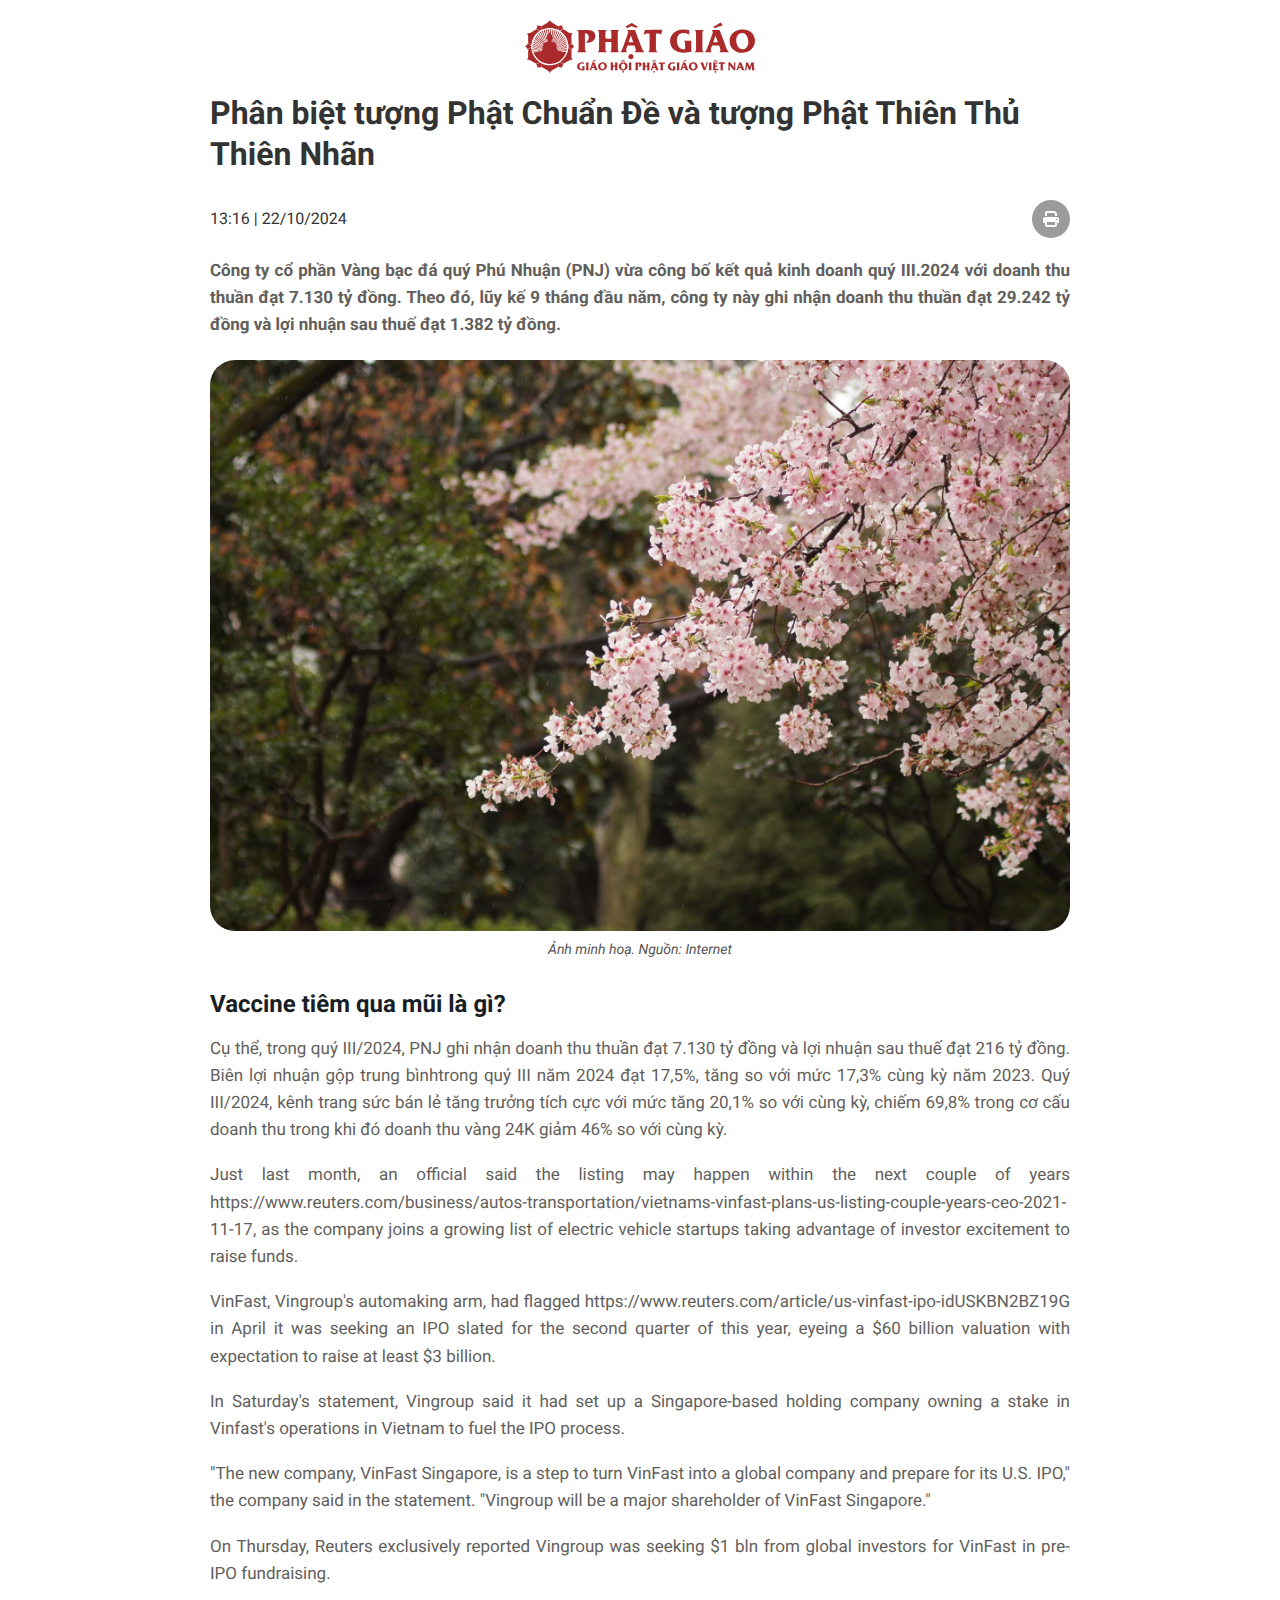
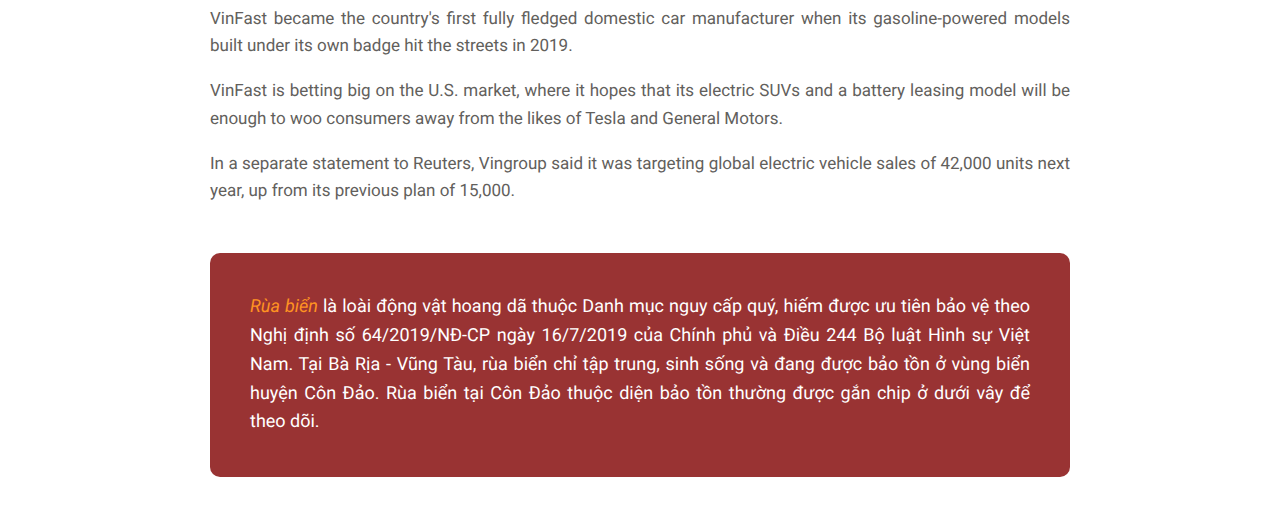
<file: print.html>
<!DOCTYPE html>
<html lang="vi">
    <head>
        <meta charset="UTF-8" />
        <meta http-equiv="X-UA-Compatible" content="IE=edge" />
        <!-- <meta name="viewport" content="width=device-width, initial-scale=1.0" /> -->
        <!-- favicon -->
        <!-- favicon -->
        <link rel="shortcut icon" href="./images/favicon/favicon.png" type="image/gif" sizes="16x16" />
        <!-- end favicon -->
        <title>Cổng thông tin Phật giáo thuộc Giáo hội Phật giáo Việt Nam</title>
        <!-- font -->
        <link rel="preconnect" href="https://fonts.googleapis.com" />
        <link rel="preconnect" href="https://fonts.gstatic.com" crossorigin />
        <link
            rel="preload"
            href="https://fonts.googleapis.com/css2?family=Roboto:ital,wght@0,100;0,300;0,400;0,500;0,700;0,900;1,100;1,300;1,400;1,500;1,700;1,900&display=swap"
            as="style" onload="this.rel='stylesheet'"
        />
        <!-- end font -->
        <link rel="stylesheet" href="./css/style.css" />
    </head>

    <body>
        <!-- primary -->
         <section class="print-box relative z-20 w-wrapper py-20">
             <!-- container -->
             <div class="print-box__container w-860">
                 <!-- content detail -->
                 <div class="detail-content">
                    <div class="logo-print d-3xl-flex items-center justify-center mb-20">
                        <img src="./images/svg/logo.svg" alt="" class="icon" width="230" height="60" loading="lazy">
                    </div>
                     <!-- title -->
                     <h1 class="detail-title">
                        Phân biệt tượng Phật Chuẩn Đề và tượng Phật Thiên Thủ Thiên Nhãn
                     </h1>
                     <!-- end title -->

                     <div class="d-3xl-flex items-center justify-between mb-20">
                        <div class="d-3xl-flex items-center fs-16">
                            <span>13:16&nbsp;|&nbsp;</span>
                            <span>22/10/2024</span>
                        </div>

                        <div class="print-btn js__print" onclick="window.print()">
                            <img src="./images/svg/print-w.svg" alt="" width="16" height="16">
                        </div>
                     </div>
                     <div class="detail-sapo fs-16 fw-700 mb-15 mt-4">
                         <p class="">
                            Công ty cổ phần Vàng bạc đá quý Phú Nhuận (PNJ) vừa công bố kết quả kinh doanh quý III.2024 với doanh thu thuần đạt 7.130 tỷ đồng. Theo đó, lũy kế 9 tháng đầu năm, công ty này ghi nhận doanh thu thuần đạt 29.242 tỷ đồng và lợi nhuận sau thuế đạt 1.382 tỷ đồng.
                         </p>
                     </div>
                     <figure class="expNoEdit">
                         <a data-fancybox="gallery" href="./images/2.jpg" data-caption="VNG từng dự kiến IPO tại Mỹ. Ảnh Vneconomy">
                             <img src="./images/2.jpg" alt="">
                           </a>
                         <figcaption>
                             <h2 class="expEdit">
                                 Ảnh minh hoạ. Nguồn: Internet
                             </h2>
                         </figcaption>
                     </figure>
                     <h2>Vaccine tiêm qua mũi là gì?</h2>
                     <p>
                        Cụ thể, trong quý III/2024, PNJ ghi nhận doanh thu thuần đạt 7.130 tỷ đồng và lợi nhuận sau thuế đạt 216 tỷ đồng. Biên lợi nhuận gộp trung bìnhtrong quý III năm 2024 đạt 17,5%, tăng so với mức 17,3% cùng kỳ năm 2023. Quý III/2024, kênh trang sức bán lẻ tăng trưởng tích cực với mức tăng 20,1% so với cùng kỳ, chiếm 69,8% trong cơ cấu doanh thu trong khi đó doanh thu vàng 24K giảm 46% so với cùng kỳ.
                     </p>
                     <p>
                         Just last month, an official said the
                         listing may happen within the next couple of
                         years
                         https://www.reuters.com/business/autos-transportation/vietnams-vinfast-plans-us-listing-couple-years-ceo-2021-11-17,
                         as the company joins a growing list of
                         electric vehicle startups taking advantage
                         of investor excitement to raise funds.
                     </p>
                     <p>
                         VinFast, Vingroup's automaking arm, had
                         flagged
                         https://www.reuters.com/article/us-vinfast-ipo-idUSKBN2BZ19G
                         in April it was seeking an IPO slated for
                         the second quarter of this year, eyeing a
                         $60 billion valuation with expectation to
                         raise at least $3 billion.
                     </p>
                     <p>
                         In Saturday's statement, Vingroup said it
                         had set up a Singapore-based holding company
                         owning a stake in Vinfast's operations in
                         Vietnam to fuel the IPO process.
                     </p>
                     <p>
                         "The new company, VinFast Singapore, is a
                         step to turn VinFast into a global company
                         and prepare for its U.S. IPO," the company
                         said in the statement. "Vingroup will be a
                         major shareholder of VinFast Singapore."
                     </p>
                     <p>
                         On Thursday, Reuters exclusively reported
                         Vingroup was seeking $1 bln from global
                         investors for VinFast in pre-IPO
                         fundraising.
                     </p>
                     <p>
                         VinFast became the country's first fully
                         fledged domestic car manufacturer when its
                         gasoline-powered models built under its own
                         badge hit the streets in 2019.
                     </p>
                     <p>
                         VinFast is betting big on the U.S. market,
                         where it hopes that its electric SUVs and a
                         battery leasing model will be enough to woo
                         consumers away from the likes of Tesla and
                         General Motors.
                     </p>
                     <p>
                         In a separate statement to Reuters, Vingroup
                         said it was targeting global electric
                         vehicle sales of 42,000 units next year, up
                         from its previous plan of 15,000.
                     </p>
                     

                     <blockquote class="expNoEdit">
                         <div class="bl expEdit">
                             <p>
                                 <a  class="autotag" href="#" target="_blank" rel="follow noopener">Rùa biển</a>
                                 là loài động vật hoang dã thuộc Danh
                                 mục nguy cấp quý, hiếm được ưu tiên
                                 bảo vệ theo Nghị định số
                                 64/2019/NĐ-CP ngày 16/7/2019 của
                                 Chính phủ và Điều 244 Bộ luật Hình
                                 sự Việt Nam. Tại Bà Rịa - Vũng Tàu,
                                 rùa biển chỉ tập trung, sinh sống và
                                 đang được bảo tồn ở vùng biển huyện
                                 Côn Đảo. Rùa biển tại Côn Đảo thuộc
                                 diện bảo tồn thường được gắn chip ở
                                 dưới vây để theo dõi.
                             </p>
                         </div>
                     </blockquote>

                 </div>
                 <!-- end content detail -->
            </div>
            <!-- end container -->
         </section>
        <!-- end primary -->
        
    </body>
</html>
</file>
<file: css/style.css>
html,
body,
div,
span,
applet,
object,
iframe,
h1,
h2,
h3,
h4,
h5,
h6,
p,
blockquote,
pre,
a,
abbr,
acronym,
address,
big,
cite,
code,
del,
dfn,
em,
img,
ins,
kbd,
q,
s,
samp,
small,
strike,
sub,
sup,
tt,
var,
u,
i,
center,
dl,
dt,
dd,
ol,
ul,
li,
fieldset,
form,
label,
legend,
table,
caption,
tbody,
tfoot,
thead,
tr,
th,
td,
article,
aside,
canvas,
details,
embed,
figure,
figcaption,
footer,
header,
hgroup,
menu,
nav,
output,
ruby,
section,
summary,
time,
mark,
audio,
video {
  margin: 0;
  padding: 0;
  border: 0;
  font-size: 100%;
  font: inherit;
  vertical-align: baseline;
}

/* HTML5 display-role reset for older browsers */
article,
aside,
details,
figcaption,
figure,
footer,
header,
hgroup,
menu,
nav,
section {
  display: block;
}

body {
  line-height: 1;
}

ol,
ul {
  list-style: none;
}

blockquote,
q {
  quotes: none;
}

blockquote:before,
blockquote:after,
q:before,
q:after {
  content: "";
  content: none;
}

table {
  border-collapse: collapse;
  border-spacing: 0;
}

html {
  box-sizing: border-box;
  scroll-behavior: smooth;
  -ms-text-size-adjust: 100%;
  -webkit-text-size-adjust: 100%;
}

* {
  margin: 0;
  padding: 0;
  -webkit-tap-highlight-color: transparent;
}

*,
*:before,
*:after {
  box-sizing: border-box;
}

body {
  position: relative;
  font-family: "Roboto", serif;
  font-weight: 400;
  font-size: 1rem;
  font-style: normal;
  text-rendering: geometricPrecision;
  line-height: 1.3;
  color: #333;
  background-color: #fff;
}
body.hidden {
  overflow: hidden;
}

input,
textarea,
select,
button {
  outline: none;
  font-family: "Roboto", serif;
  text-rendering: geometricPrecision;
  border: 0;
  color: #333;
  font-size: 1rem;
  background-color: transparent;
}

input {
  line-height: normal;
}

label,
button {
  cursor: pointer;
}

a {
  text-decoration: unset;
  color: inherit;
  word-break: break-word;
}

a:hover,
a:active,
a:focus {
  outline: 0;
  color: inherit;
  color: #993333;
}

.link-decoration:hover {
  text-decoration: underline;
}

img {
  display: block;
  max-width: 100%;
  object-fit: cover;
}

.mx-auto {
  margin: auto;
}

p {
  line-height: 24px;
  word-break: break-word;
}

/*===========================================================================*/
.font-arial {
  font-family: "Arial", sans-serif;
}

/*===========================================================================*/
.w-860 {
  max-width: 860px;
  margin: 0 auto;
}

.w-1220 {
  max-width: 1220px;
  margin: 0 auto;
}

.w-1920 {
  max-width: 1920px;
  margin: 0 auto;
}

.w-full {
  width: 100%;
}

.w-30 {
  width: 30%;
}

.w-35 {
  width: 35%;
}

.w-40 {
  width: 40%;
}

.w-50 {
  width: 50%;
}

.w-60 {
  width: 60%;
}

.w-65 {
  width: 65%;
}

.w-70 {
  width: 70%;
}

/*=================================================================*/
.d-3xl-none {
  display: none;
}

.d-3xl-block {
  display: block;
}

.d-3xl-flex {
  display: flex;
}

.d-3xl-grid {
  display: grid;
}

.d-3xl-inline {
  display: inline;
}

.d-3xl-inline-block {
  display: inline-block;
}

.d-3xl-inline-flex {
  display: inline-flex;
}

/*=================================================================*/
.btn {
  cursor: pointer;
  display: inline-flex;
  align-items: center;
  justify-content: center;
  padding: 12px 35px;
  background-color: #993333;
  border: 1px solid #993333;
  color: #fff;
  outline: none;
  border-radius: 10px;
  font-weight: normal;
  height: 50px;
}
.btn:hover {
  background-color: #fff;
  color: #993333;
}

/*===========================================================================*/
.fs-10 {
  font-size: 0.625rem;
}

.fs-11 {
  font-size: 0.6875rem;
}

.fs-12 {
  font-size: 0.75rem;
}

.fs-13 {
  font-size: 0.8125rem;
}

.fs-14 {
  font-size: 0.875rem;
}

.fs-15 {
  font-size: 0.9375rem;
}

.fs-16 {
  font-size: 1rem;
}

.fs-17 {
  font-size: 1.0625rem;
}

.fs-18 {
  font-size: 1.125rem;
}

.fs-20 {
  font-size: 1.25rem;
}

.fs-21 {
  font-size: 1.3125rem;
}

.fs-22 {
  font-size: 1.375rem;
}

.fs-23 {
  font-size: 1.4375rem;
}

.fs-24 {
  font-size: 1.5rem;
}

.fs-25 {
  font-size: 1.5625rem;
}

.fs-26 {
  font-size: 1.625rem;
}

.fs-28 {
  font-size: 1.75rem;
}

.fs-30 {
  font-size: 1.875rem;
}

.fs-32 {
  font-size: 2rem;
}

.fs-36 {
  font-size: 2.25rem;
}

.fs-40 {
  font-size: 2.5rem;
}

.fs-48 {
  font-size: 3rem;
}

.fs-50 {
  font-size: 50px;
}

.fs-60 {
  font-size: 3.75rem;
}

/*=================================================================*/
.ratio-5x7 {
  position: relative;
  display: block;
  padding-bottom: 140%;
}

.ratio-6x7 {
  position: relative;
  display: block;
  padding-bottom: 115%;
}

.ratio-1x1,
.image-wrapper-full {
  position: relative;
  display: block;
  padding-bottom: 100%;
}

.ratio-4x3 {
  position: relative;
  display: block;
  padding-bottom: 75%;
}

.ratio-3x2 {
  position: relative;
  display: block;
  padding-bottom: 67%;
}

.ratio-16x9,
.image-wrapper {
  position: relative;
  display: block;
  padding-bottom: 56.25%;
}

.ratio-21x9 {
  position: relative;
  display: block;
  padding-bottom: 42.8571428571%;
}

.ratio-2x12 {
  position: relative;
  display: block;
  padding-bottom: 16.67%;
}

.ratio-5x7 img,
.ratio-6x7 img,
.ratio-4x3 img,
.ratio-3x2 img,
.ratio-1x1 img,
.ratio-16x9 img,
.ratio-21x9 img,
.ratio-2x12 img,
.image-wrapper img,
.image-wrapper-full img {
  position: absolute;
  object-fit: cover;
  width: 100%;
  height: 100%;
}

/*=================================================================*/
.text-black {
  color: #000;
}

.text-white {
  color: #fff;
}

.text-white-80 {
  color: #ffffff80;
}

.text-gray-66 {
  color: #666;
}

.text-gray-9f {
  color: #9F9F9F;
}

.text-red-993 {
  color: #993333;
}

/*=================================================================*/
.bg-white {
  background-color: #fff;
}

.bg-black {
  background-color: #000;
}

.bg-transparent {
  background-color: transparent;
}

.bg-red-993 {
  background-color: #993333;
}

.bg-red-ffe65 {
  background-color: #FFEBEB65;
}

.bg-red-ffe {
  background-color: #FFEBEB;
}

.bg-red-fff {
  background-color: #FFF5F5;
}

.bg-gray-f7 {
  background-color: #F7F7F7;
}

.bg-gray-f6e {
  background-color: #F6EFEF;
}

.bg-yellow-ce {
  background-color: #ce9513;
}

/*=================================================================*/
.fw-300 {
  font-weight: 300;
}

.fw-400 {
  font-weight: 400;
}

.fw-500 {
  font-weight: 500;
}

.fw-600 {
  font-weight: 600;
}

.fw-700 {
  font-weight: 700;
}

.fw-800 {
  font-weight: 800;
}

.fw-900 {
  font-weight: 900;
}

/*=================================================================*/
.pt-4 {
  padding-top: 0.25rem;
}

.pb-4 {
  padding-bottom: 0.25rem;
}

.pl-4 {
  padding-left: 0.25rem;
}

.pr-4 {
  padding-right: 0.25rem;
}

.py-4 {
  padding-top: 0.25rem;
  padding-bottom: 0.25rem;
}

.px-4 {
  padding-left: 0.25rem;
  padding-right: 0.25rem;
}

.p-4 {
  padding: 0.25rem;
}

.mt-4 {
  margin-top: 0.25rem;
}

.mb-4 {
  margin-bottom: 0.25rem;
}

.ml-4 {
  margin-left: 0.25rem;
}

.mr-4 {
  margin-right: 0.25rem;
}

.my-4 {
  margin-top: 0.25rem;
  margin-bottom: 0.25rem;
}

.mx-4 {
  margin-left: 0.25rem;
  margin-right: 0.25rem;
}

.m-4 {
  margin: 0.25rem;
}

/*=================================================================*/
.pt-8 {
  padding-top: 0.5rem;
}

.pb-8 {
  padding-bottom: 0.5rem;
}

.pl-8 {
  padding-left: 0.5rem;
}

.pr-8 {
  padding-right: 0.5rem;
}

.py-8 {
  padding-top: 0.5rem;
  padding-bottom: 0.5rem;
}

.px-8 {
  padding-left: 0.5rem;
  padding-right: 0.5rem;
}

.p-8 {
  padding: 0.5rem;
}

.mt-8 {
  margin-top: 0.5rem;
}

.mb-8 {
  margin-bottom: 0.5rem;
}

.ml-8 {
  margin-left: 0.5rem;
}

.mr-8 {
  margin-right: 0.5rem;
}

.my-8 {
  margin-top: 0.5rem;
  margin-bottom: 0.5rem;
}

.mx-8 {
  margin-left: 0.5rem;
  margin-right: 0.5rem;
}

.m-8 {
  margin: 0.5rem;
}

/*=================================================================*/
.pt-10 {
  padding-top: 0.625rem;
}

.pb-10 {
  padding-bottom: 0.625rem;
}

.pl-10 {
  padding-left: 0.625rem;
}

.pr-10 {
  padding-right: 0.625rem;
}

.py-10 {
  padding-top: 0.625rem;
  padding-bottom: 0.625rem;
}

.px-10 {
  padding-left: 0.625rem;
  padding-right: 0.625rem;
}

.p-10 {
  padding: 0.625rem;
}

.mt-10 {
  margin-top: 0.625rem;
}

.mb-10 {
  margin-bottom: 0.625rem;
}

.ml-10 {
  margin-left: 0.625rem;
}

.mr-10 {
  margin-right: 0.625rem;
}

.my-10 {
  margin-top: 0.625rem;
  margin-bottom: 0.625rem;
}

.mx-10 {
  margin-left: 0.625rem;
  margin-right: 0.625rem;
}

.m-10 {
  margin: 0.625rem;
}

/*=================================================================*/
.pt-12 {
  padding-top: 0.75rem;
}

.pb-12 {
  padding-bottom: 0.75rem;
}

.pl-12 {
  padding-left: 0.75rem;
}

.pr-12 {
  padding-right: 0.75rem;
}

.py-12 {
  padding-top: 0.75rem;
  padding-bottom: 0.75rem;
}

.px-12 {
  padding-left: 0.75rem;
  padding-right: 0.75rem;
}

.p-12 {
  padding: 0.75rem;
}

.mt-12 {
  margin-top: 0.75rem;
}

.mb-12 {
  margin-bottom: 0.75rem;
}

.ml-12 {
  margin-left: 0.75rem;
}

.mr-12 {
  margin-right: 0.75rem;
}

.my-12 {
  margin-top: 0.75rem;
  margin-bottom: 0.75rem;
}

.mx-12 {
  margin-left: 0.75rem;
  margin-right: 0.75rem;
}

.m-12 {
  margin: 0.75rem;
}

/*=================================================================*/
.pt-15 {
  padding-top: 0.9375rem;
}

.pb-15 {
  padding-bottom: 0.9375rem;
}

.pl-15 {
  padding-left: 0.9375rem;
}

.pr-15 {
  padding-right: 0.9375rem;
}

.py-15 {
  padding-top: 0.9375rem;
  padding-bottom: 0.9375rem;
}

.px-15 {
  padding-left: 0.9375rem;
  padding-right: 0.9375rem;
}

.p-15 {
  padding: 0.9375rem;
}

.mt-15 {
  margin-top: 0.9375rem;
}

.mb-15 {
  margin-bottom: 0.9375rem;
}

.ml-15 {
  margin-left: 0.9375rem;
}

.mr-15 {
  margin-right: 0.9375rem;
}

.my-15 {
  margin-top: 0.9375rem;
  margin-bottom: 0.9375rem;
}

.mx-15 {
  margin-left: 0.9375rem;
  margin-right: 0.9375rem;
}

.m-15 {
  margin: 0.9375rem;
}

/*=================================================================*/
.pt-16 {
  padding-top: 1rem;
}

.pb-16 {
  padding-bottom: 1rem;
}

.pl-16 {
  padding-left: 1rem;
}

.pr-16 {
  padding-right: 1rem;
}

.py-16 {
  padding-top: 1rem;
  padding-bottom: 1rem;
}

.px-16 {
  padding-left: 1rem;
  padding-right: 1rem;
}

.p-16 {
  padding: 1rem;
}

.mt-16 {
  margin-top: 1rem;
}

.mb-16 {
  margin-bottom: 1rem;
}

.ml-16 {
  margin-left: 1rem;
}

.mr-16 {
  margin-right: 1rem;
}

.my-16 {
  margin-top: 1rem;
  margin-bottom: 1rem;
}

.mx-16 {
  margin-left: 1rem;
  margin-right: 1rem;
}

.m-16 {
  margin: 1rem;
}

/*=================================================================*/
.pt-20 {
  padding-top: 1.25rem;
}

.pb-20 {
  padding-bottom: 1.25rem;
}

.pl-20 {
  padding-left: 1.25rem;
}

.pr-20 {
  padding-right: 1.25rem;
}

.py-20 {
  padding-top: 1.25rem;
  padding-bottom: 1.25rem;
}

.px-20 {
  padding-left: 1.25rem;
  padding-right: 1.25rem;
}

.p-20 {
  padding: 1.25rem;
}

.mt-20 {
  margin-top: 1.25rem;
}

.mb-20 {
  margin-bottom: 1.25rem;
}

.ml-20 {
  margin-left: 1.25rem;
}

.mr-20 {
  margin-right: 1.25rem;
}

.my-20 {
  margin-top: 1.25rem;
  margin-bottom: 1.25rem;
}

.mx-20 {
  margin-left: 1.25rem;
  margin-right: 1.25rem;
}

.m-20 {
  margin: 1.25rem;
}

/*=================================================================*/
.pt-24 {
  padding-top: 1.5rem;
}

.pb-24 {
  padding-bottom: 1.5rem;
}

.pl-24 {
  padding-left: 1.5rem;
}

.pr-24 {
  padding-right: 1.5rem;
}

.py-24 {
  padding-top: 1.5rem;
  padding-bottom: 1.5rem;
}

.px-24 {
  padding-left: 1.5rem;
  padding-right: 1.5rem;
}

.p-24 {
  padding: 1.5rem;
}

.mt-24 {
  margin-top: 1.5rem;
}

.mb-24 {
  margin-bottom: 1.5rem;
}

.ml-24 {
  margin-left: 1.5rem;
}

.mr-24 {
  margin-right: 1.5rem;
}

.my-24 {
  margin-top: 1.5rem;
  margin-bottom: 1.5rem;
}

.mx-24 {
  margin-left: 1.5rem;
  margin-right: 1.5rem;
}

.m-24 {
  margin: 1.5rem;
}

/*=================================================================*/
.pt-30 {
  padding-top: 1.875rem;
}

.pb-30 {
  padding-bottom: 1.875rem;
}

.pl-30 {
  padding-left: 1.875rem;
}

.pr-30 {
  padding-right: 1.875rem;
}

.py-30 {
  padding-top: 1.875rem;
  padding-bottom: 1.875rem;
}

.px-30 {
  padding-left: 1.875rem;
  padding-right: 1.875rem;
}

.p-30 {
  padding: 1.875rem;
}

.mt-30 {
  margin-top: 1.875rem;
}

.mb-30 {
  margin-bottom: 1.875rem;
}

.ml-30 {
  margin-left: 1.875rem;
}

.mr-30 {
  margin-right: 1.875rem;
}

.my-30 {
  margin-top: 1.875rem;
  margin-bottom: 1.875rem;
}

.mx-30 {
  margin-left: 1.875rem;
  margin-right: 1.875rem;
}

.m-30 {
  margin: 1.875rem;
}

/*=================================================================*/
.pt-40 {
  padding-top: 2.5rem;
}

.pb-40 {
  padding-bottom: 2.5rem;
}

.pl-40 {
  padding-left: 2.5rem;
}

.pr-40 {
  padding-right: 2.5rem;
}

.py-40 {
  padding-top: 2.5rem;
  padding-bottom: 2.5rem;
}

.px-40 {
  padding-left: 2.5rem;
  padding-right: 2.5rem;
}

.p-40 {
  padding: 2.5rem;
}

.mt-40 {
  margin-top: 2.5rem;
}

.mb-40 {
  margin-bottom: 2.5rem;
}

.ml-40 {
  margin-left: 2.5rem;
}

.mr-40 {
  margin-right: 2.5rem;
}

.my-40 {
  margin-top: 2.5rem;
  margin-bottom: 2.5rem;
}

.mx-40 {
  margin-left: 2.5rem;
  margin-right: 2.5rem;
}

.m-40 {
  margin: 2.5rem;
}

/*=================================================================*/
.pt-3xl-50 {
  padding-top: 50px;
}

.pl-3xl-50 {
  padding-left: 50px;
}

.pt-3xl-60 {
  padding-top: 60px;
}

.pb-3xl-60 {
  padding-bottom: 60px;
}

.py-3xl-60 {
  padding-top: 60px;
  padding-bottom: 60px;
}

/*=================================================================*/
.border-999 {
  border-radius: 999px;
  -webkit-border-radius: 999px;
  -moz-border-radius: 999px;
  -ms-border-radius: 999px;
  -o-border-radius: 999px;
}

.border-full {
  border-radius: 50%;
  -webkit-border-radius: 50%;
  -moz-border-radius: 50%;
  -ms-border-radius: 50%;
  -o-border-radius: 50%;
}

.border-6 {
  border-radius: 6px;
}

.border-10 {
  border-radius: 10px;
}

.border-15 {
  border-radius: 15px;
}

.border-20 {
  border-radius: 20px;
}

.border-25 {
  border-radius: 25px;
}

/*=================================================================*/
.fix-text {
  display: -webkit-box;
  -webkit-line-clamp: 1;
  -webkit-box-orient: vertical;
  overflow: hidden;
  text-overflow: ellipsis;
}

.fix-text2 {
  display: -webkit-box;
  -webkit-line-clamp: 2;
  -webkit-box-orient: vertical;
  overflow: hidden;
  text-overflow: ellipsis;
}

.fix-text3 {
  display: -webkit-box;
  -webkit-line-clamp: 3;
  -webkit-box-orient: vertical;
  overflow: hidden;
  text-overflow: ellipsis;
}

.fix-text4 {
  display: -webkit-box;
  -webkit-line-clamp: 4;
  -webkit-box-orient: vertical;
  overflow: hidden;
  text-overflow: ellipsis;
}

.fix-text5 {
  display: -webkit-box;
  -webkit-line-clamp: 5;
  -webkit-box-orient: vertical;
  overflow: hidden;
  text-overflow: ellipsis;
}

/*=================================================================*/
.lh-1 {
  line-height: 1;
}

.lh-24 {
  line-height: 24px;
}

.lh-130 {
  line-height: 130%;
}

.lh-140 {
  line-height: 140%;
}

.lh-150 {
  line-height: 150%;
}

.lh-160 {
  line-height: 160%;
}

/*=================================================================*/
.relative {
  position: relative;
}

.absolute {
  position: absolute;
}

/*=================================================================*/
.text-center {
  text-align: center;
}

.text-right {
  text-align: right;
}

.text-left {
  text-align: left;
}

.text-italic {
  font-style: italic;
}

/*=================================================================*/
.items-center {
  align-items: center;
}

.justify-between {
  justify-content: space-between;
}

.justify-center {
  justify-content: center;
}

.justify-around {
  justify-content: space-around;
}

.justify-end {
  justify-content: flex-end;
}

.flex-column {
  flex-direction: column;
}

.flex-0 {
  flex-shrink: 0;
}

.flex-1 {
  flex: 1;
}

.flex-2 {
  flex: 2;
}

.flex-3 {
  flex: 3;
}

/*=================================================================*/
.col-2 {
  grid-template-columns: repeat(2, 1fr);
}

.col-3 {
  grid-template-columns: repeat(3, 1fr);
}

.col-4 {
  grid-template-columns: repeat(4, 1fr);
}

.col-5 {
  grid-template-columns: repeat(5, 1fr);
}

/*=================================================================*/
.gap-8 {
  grid-gap: 0.5rem;
  gap: 0.5rem;
}

.gap-10 {
  grid-gap: 0.625rem;
  gap: 0.625rem;
}

.gap-16 {
  grid-gap: 1rem;
  gap: 1rem;
}

.gap-20 {
  grid-gap: 1.25rem;
  gap: 1.25rem;
}

.gap-24 {
  grid-gap: 1.5rem;
  gap: 1.5rem;
}

.gap-30 {
  grid-gap: 1.875rem;
  gap: 1.875rem;
}

/*=================================================================*/
.h-full {
  height: 100%;
}

.h-auto {
  height: auto;
}

/*=================================================================*/
.z-10 {
  z-index: 10;
}

.z-20 {
  z-index: 20;
}

.z-30 {
  z-index: 30;
}

.z-40 {
  z-index: 40;
}

.z-50 {
  z-index: 50;
}

.z-100 {
  z-index: 100;
}

/*=================================================================*/
.transition {
  transition: all 0.2s cubic-bezier(0.175, 0.885, 0.32, 1);
}

/*=================================================================*/
.pointer {
  cursor: pointer;
}

/*=================================================================*/
.uppercase {
  text-transform: uppercase;
}

.capitalize {
  text-transform: capitalize;
}

.shadow {
  box-shadow: 0 2px 8px 1px rgba(0, 0, 0, 0.1);
}

.w-wrapper {
  padding-left: 15px;
  padding-right: 15px;
}

.over-hidden {
  overflow: hidden;
}

/*=================================================================*/
/*=================================================================*/
.ml-3xl--15 {
  margin-left: -15px;
}

.mr-3xl--15 {
  margin-right: -15px;
}

.ml-3xl--10 {
  margin-left: -10px;
}

.mr-3xl--10 {
  margin-right: -10px;
}

/*=================================================================*/
.scale-107 {
  transition: transform 0.3s;
}
.scale-107:hover {
  transform: scale(1.07, 1.07);
}

/*=================================================================*/
.scroll::-webkit-scrollbar-track {
  background-color: #fff;
}

.scroll::-webkit-scrollbar {
  width: 6px;
  background-color: #fff;
  border-radius: 999px;
}

.scroll::-webkit-scrollbar-thumb {
  background-color: #D9D9D9;
  border-radius: 999px;
}

/*=================================================================*/
.inset-0 {
  inset: 0;
}

.icon-16 img {
  width: 16px;
  height: auto;
}

.icon-20 img {
  width: 20px;
  height: auto;
}

.border-dotted-ce {
  background: -webkit-gradient(linear, left top, right top, color-stop(50%, #CECECE), color-stop(50%, #ffffff00)) 0 100%/4px 1px repeat-x;
  background: linear-gradient(to right, #CECECE 50%, #ffffff00 50%) 0 100%/4px 1px repeat-x;
}

.border-dotted-cece2 {
  border-bottom: 1px dotted #CECECE;
}

.border-ce {
  border: 1px solid #CECECE;
}

.color-inherit:hover {
  color: inherit;
}

.social {
  flex-wrap: wrap;
}
.social-item {
  padding: 8px;
}
.social-link {
  width: 30px;
  height: 30px;
  border-radius: 999px;
  background-color: #fff;
  display: flex;
  align-items: center;
  justify-content: center;
}
.social-link:hover {
  background-color: #99333330;
}
.social-icon {
  max-height: 15px;
  width: auto;
}

.header {
  z-index: 9999;
}
.header.sticky .header-menu,
.header.sticky .header-mb__bot {
  position: fixed;
  top: 0;
  left: 0;
  right: 0;
  width: 100%;
  z-index: 100;
}
.header-desk .header-top__container {
  align-items: center;
}
.header-desk .header-top__left .cate-hot__item:last-child .cate-hot__link::before {
  content: none;
}
.header-desk .header-top__left .cate-hot__link {
  position: relative;
  display: inline-block;
}
.header-desk .header-top__left .cate-hot__link::before {
  content: "|";
  position: absolute;
  right: 0;
  color: #993333;
}
.header-desk .header-top__center .logo img {
  height: 65px;
  width: auto;
}
.header-desk .header-menu .navbar-item {
  position: relative;
}
.header-desk .header-menu .navbar-item.active .navbar-item__heading {
  color: #993333;
}
.header-desk .header-menu .navbar-item__text {
  padding: 10px;
}
.header-desk .header-menu .navbar-item:hover .navbar-item__text {
  color: #993333;
}
.header-desk .header-menu .navbar-item:hover .navbar-item__icon {
  transform: rotate(180deg);
  filter: invert(28%) sepia(12%) saturate(4681%) hue-rotate(324deg) brightness(96%) contrast(90%);
}
.header-desk .header-menu .navbar-item:hover .navbar-dropdown {
  display: block;
}
.header-desk .header-menu .navbar-dropdown {
  position: absolute;
  top: 100%;
  left: 0;
  right: 0;
  min-width: 200px;
  max-height: 400px;
  overflow: auto;
  background-color: white;
  z-index: 100;
  box-shadow: 0 3px 5px rgba(0, 0, 0, 0.4);
  border-top: 2px solid #993333;
  display: none;
}
.header-desk .header-menu .navbar-dropdown__item:hover a {
  background-color: #993333;
  color: #fff;
}
.header-desk .header-menu .navbar-dropdown__link {
  display: flex;
  align-items: center;
  padding: 10px;
}
.header-desk .header-menu .navbar-more {
  padding: 12px 10px;
  cursor: pointer;
}
.header-desk .header-menu .navbar-more__list {
  grid-template-columns: repeat(6, 1fr);
}
.header-desk .header-menu .navbar-more__icon .bar {
  display: block;
}
.header-desk .header-menu .navbar-more__icon .bar img {
  width: 20px;
  height: auto;
}
.header-desk .header-menu .navbar-more__icon .close {
  display: none;
  width: 20px;
  height: auto;
}
.header-desk .header-menu .navbar-more__icon.active .bar {
  display: none;
}
.header-desk .header-menu .navbar-more__icon.active .close {
  display: block;
}
.header-desk .header-menu .navbar-more__content {
  border-top: 2px solid #993333;
  background: #fff;
  position: absolute;
  height: 100vh;
  z-index: 50;
  top: 100%;
  left: 0;
  right: 0;
  bottom: 0;
  display: none;
}
.header-desk .header-menu .navbar-more__content.active {
  display: block;
}
.header-desk .header-menu .navbar-more__inner {
  padding: 20px 0;
  max-height: calc(100vh - 200px);
  overflow: auto;
}
.header-desk .header-menu .navbar-more__title {
  font-weight: bold;
  font-size: 14px;
  color: #993333;
  text-transform: uppercase;
}
.header-desk .header-menu .navbar-more__title a {
  display: block;
  padding: 10px;
}
.header-desk .header-menu .navbar-more__children {
  font-size: 14px;
}
.header-desk .header-menu .navbar-more__children a {
  display: block;
  padding: 5px 10px;
}
.header-mb__top .cate-hot__list {
  flex-wrap: nowrap;
  white-space: nowrap;
  overflow: auto;
}
.header-mb__center .logo img {
  height: 44px;
  width: auto;
}

.sub-menu .icon-bar {
  width: 38px;
  height: 38px;
  border-radius: 8px;
  display: flex;
  align-items: center;
  justify-content: center;
}
.sub-menu .icon-bar img {
  width: 18px;
  height: auto;
}
.sub-menu__content {
  position: fixed;
  left: 0;
  top: 0;
  width: min(100%, 500px);
  height: 100%;
  background-color: #fff;
  z-index: 100;
  box-shadow: 0px 11px 15px -7px rgba(var(--ipt-baseAlt-rgb), 0.2), 0px 24px 38px 3px rgba(var(--ipt-baseAlt-rgb), 0.14), 0px 9px 46px 8px rgba(var(--ipt-baseAlt-rgb), 0.12);
  transform: translateX(-100%);
  transition: all 0.2s ease;
}
.sub-menu__close {
  width: 38px;
  height: 38px;
  margin-left: auto;
  margin-top: 5px;
  margin-right: 5px;
  display: flex;
  align-items: center;
  justify-content: center;
  border-radius: 8px;
  background-color: #993333;
}
.sub-menu__container {
  height: calc(100% - 100px);
  overflow: auto;
}
.sub-menu__item.active .heading-sub__arrow img {
  color: #fff;
  transform: rotate(180deg);
}
.sub-menu.active .sub-menu__content {
  transform: translate(0);
}
.sub-menu.active .overlay {
  opacity: 1;
  visibility: visible;
  z-index: 99;
}
.sub-menu .heading-sub {
  border-bottom: 1px dotted #CECECE;
}
.sub-menu .heading-sub__arrow {
  flex-shrink: 0;
  padding: 8px;
}
.sub-menu .list-sub {
  max-height: 0;
  overflow: hidden;
  transition: max-height 0.2s ease-out;
}
.sub-menu .item-sub__link {
  display: flex;
  padding: 10px 15px 5px 15px;
}
.sub-menu .item-sub:last-child .item-sub__link {
  border-bottom: 1px solid rgba(255, 255, 255, 0.16);
}

.search {
  position: relative;
}
.search-icon {
  position: relative;
  z-index: 10;
  width: 40px;
  height: 40px;
  border-radius: 999px;
  display: flex;
  align-items: center;
  justify-content: center;
}
.search-icon img {
  width: 20px;
  height: auto;
}
.search-content {
  position: absolute;
  top: 0;
  right: 0;
  display: none;
}
.search-content.active {
  display: block;
}
.search-input {
  background-color: #fff;
  color: #222;
  font-size: 16px;
  height: 40px;
  width: 15vw;
  padding: 10px 45px 10px 15px;
  border-radius: 999px;
  border: 1px solid #993333;
}
.search-input::placeholder {
  color: #222;
}

.search-mb__icon {
  width: 38px;
  height: 38px;
  border-radius: 999px;
  background-color: transparent;
  border: 1px solid #993333;
  background-color: #993333;
  display: inline-flex;
  align-items: center;
  justify-content: center;
}
.search-mb__icon img {
  width: 18px;
  height: auto;
}
.search-mb .header-search-mb__form {
  background-color: #fff;
  height: 60px;
  position: absolute;
  top: -100%;
  left: 0;
  right: 0;
  display: none;
}
.search-mb .header-search-mb__form.active {
  top: 52px;
  display: block;
}
.search-mb .header-search-input {
  padding-right: 3.5rem;
}
.search-mb .header-search-input::placeholder {
  color: #333;
}
.search-mb .header-search-btn {
  top: 50%;
  right: 0;
  transform: translateY(-50%);
}

.overlay {
  position: fixed;
  inset: 0;
  opacity: 0;
  visibility: hidden;
  z-index: 0;
  background-color: rgba(0, 0, 0, 0.5);
  transition: all 0.2s ease;
  will-change: opacity;
}
.overlay.active {
  opacity: 1;
  visibility: visible;
  z-index: 99;
}

.cate-primary {
  position: relative;
}
.cate-primary::before {
  position: absolute;
  content: "";
  left: 0;
  top: 50%;
  transform: translateY(-50%);
  width: 2px;
  height: 70%;
  background-color: #993333;
}

.box-latest-news {
  background: -webkit-gradient(linear, left top, left bottom, color-stop(50%, #ccc), color-stop(50%, #ffffff00)) 0 0/1px 4px repeat-y;
  background: linear-gradient(to bottom, #ccc 50%, #ffffff00 50%) 0 0/1px 4px repeat-y;
  position: relative;
  padding-left: 20px;
}
.box-latest-news__list .article {
  position: relative;
}
.box-latest-news__list .article:first-child {
  padding-top: 0;
}
.box-latest-news__list .article:first-child::before {
  top: 4px;
}
.box-latest-news__list .article:last-child {
  background: inherit;
  padding-bottom: 5px;
}
.box-latest-news__list .article::before {
  content: "";
  display: inline-block;
  width: 10px;
  height: 10px;
  background-color: #993333;
  position: absolute;
  top: 17px;
  left: -24.5px;
  border-radius: 50%;
}
.box-latest-news__list .article::after {
  content: "";
  display: block;
  height: 0;
  clear: both;
}

.box-latest-news-secondary__list .article {
  position: relative;
}
.box-latest-news-secondary__list .article:first-child {
  padding-top: 0;
}
.box-latest-news-secondary__list .article:first-child::before {
  top: 4px;
}
.box-latest-news-secondary__list .article:last-child {
  background: inherit;
  padding-bottom: 5px;
}

.block-primary__left {
  max-width: calc(100% - 300px);
  width: 100%;
  padding-right: 30px;
}
.block-primary__right {
  max-width: 300px;
  width: 100%;
}

.box-smalls-col-3xl-3 .article:nth-child(n+4) {
  display: none;
}

.heading-primary__union .union {
  height: 14px;
  width: auto !important;
}

.swiper-button-next, .swiper-rtl .swiper-button-prev {
  right: -10px;
}

.swiper-button-prev, .swiper-rtl .swiper-button-next {
  left: -10px;
}

.swiper-button-next, .swiper-button-prev {
  width: 40px;
  height: 40px;
  color: #fff;
  border: 1px solid #fff;
  border-radius: 999px;
  background-color: #99333370;
}

.swiper-button-next:after, .swiper-button-prev:after {
  font-size: 16px;
}

.section-primary__left {
  max-width: calc(100% - 300px);
  width: 100%;
  padding-right: 30px;
}
.section-primary__left .box-outstanding__large {
  grid-column: span 2;
}
.section-primary__left .box-outstanding__large .article-content {
  background-image: linear-gradient(180deg, rgba(0, 0, 0, 0) 0%, rgba(0, 0, 0, 0.15) 64%, rgba(0, 0, 0, 0.4) 81%, rgba(0, 0, 0, 0.7) 100%);
  justify-content: flex-end;
}
.section-primary__left .box-outstanding__small {
  grid-column: span 1;
}
.section-primary__left .box-outstanding__small .article-img-mb {
  display: none;
}
.section-primary__left .box-outstanding__small .article-author .author-avatar img {
  width: 59px;
  height: 59px;
  border-radius: 999px;
  object-fit: cover;
}
.section-primary__left .box-smalls .article:nth-child(n+4) {
  display: none;
}
.section-primary__right {
  max-width: 300px;
  width: 100%;
}

.section-secondary__inner {
  background-image: url("../images/patten-1.png");
  background-size: cover;
  background-repeat: repeat;
  background-blend-mode: multiply;
}
.section-secondary__heading .heading-title a:hover {
  color: inherit;
}
.section-secondary__heading .heading-list {
  flex-wrap: nowrap;
  white-space: nowrap;
  overflow: auto;
}
.section-secondary__heading .heading-item:last-child {
  margin-right: 0;
}
.section-secondary__heading .heading-item a:hover {
  color: inherit;
}

.section-tertiary__content {
  position: relative;
}
.section-tertiary__content::before {
  position: absolute;
  content: "";
  border-right: 1px dotted #CECECE;
  height: 100%;
  top: 0;
  left: 50%;
  transform: translateX(-50%);
}
.section-tertiary__content .article {
  border-bottom: 1px dotted #CECECE;
}
.section-tertiary__content .article:nth-child(odd) {
  margin-left: 0;
}
.section-tertiary__content .article:nth-child(even) {
  margin-right: 0;
}
.section-tertiary__content .article:nth-child(1), .section-tertiary__content .article:nth-child(2) {
  padding-top: 0;
}
.section-tertiary__content .article:last-child, .section-tertiary__content .article:nth-last-child(2) {
  padding-bottom: 0;
  border-bottom: none;
}

.section-quaternary__column .column-small .article {
  border-top: 1px dotted #CECECE;
}
.section-quaternary__column:nth-child(n+5) {
  border-top: 1px dotted #CECECE;
  padding-top: 20px;
}

.section-quinary__container {
  background-image: url("../images/patten-1.png");
  background-size: cover;
  background-repeat: repeat;
  background-blend-mode: color-burn;
}
.section-quinary__inner .article-img img {
  width: 184px;
  height: auto;
}

.breadcrumb-container {
  margin-bottom: 2px;
  display: flex;
  flex-wrap: nowrap;
  overflow: auto;
  white-space: nowrap;
}
.breadcrumb-item:first-child .breadcrumb-link {
  margin-left: -10px;
}
.breadcrumb-item:last-child .breadcrumb-link {
  color: #993333;
}
.breadcrumb-item:last-child .breadcrumb-link::before {
  content: none;
}
.breadcrumb-link {
  position: relative;
  display: inline-block;
  padding: 15px 10px 10px;
}
.breadcrumb-link::before {
  content: "/";
  position: absolute;
  right: -3px;
  color: #993333;
}

.pagination {
  flex-wrap: wrap;
}
.pagination-item {
  margin: 4px;
}
.pagination-item.active .pagination-link {
  background-color: #993333;
  color: #fff;
}
.pagination-link {
  width: 40px;
  height: 40px;
  display: flex;
  align-items: center;
  justify-content: center;
  border-radius: 5px;
  border: 1px solid #E9E9E9;
  background-color: #E9E9E9;
  transition: all 0.2s;
}
.pagination-link:hover {
  background-color: #993333;
  color: #fff;
}

.author-primary {
  width: 88px;
}
.author-primary .avatar img {
  width: 88px;
  height: 88px;
  object-fit: cover;
  border-radius: 999px;
}

.author-secondary .avatar img {
  width: 45px;
  height: 45px;
  object-fit: cover;
  border-radius: 999px;
}

.featured-topics {
  background-image: url("../images/patten-4.png");
  background-size: contain;
  background-repeat: repeat;
}
.featured-topics__content {
  flex-wrap: wrap;
  justify-content: center;
}
.featured-topics__content .article {
  width: 33%;
  margin-top: 30px;
}
.featured-topics__content .article-img {
  width: 27px;
  height: 27px;
  background-color: #F1DCDC;
  display: flex;
  align-items: center;
  justify-content: center;
}
.featured-topics__content .article-img img {
  width: 16px;
  height: auto;
}

.box-author-list-ul {
  max-height: 530px;
  overflow: auto;
}
.box-author-list .heading-two {
  border-bottom: 1px dotted #cecece;
  padding-bottom: 10px;
}

.pane-item {
  display: none;
}
.pane-item.active {
  display: block;
}

.tab-box-primary__container .tabs-block {
  margin-bottom: 20px;
}
.tab-box-primary__container .tabs-block .tab-item {
  border: 1px solid #CECECE;
  border-radius: 10px;
  display: flex;
  align-items: center;
  justify-content: center;
  padding: 10px 20px;
  margin-right: 15px;
}
.tab-box-primary__container .tabs-block .tab-item:last-child {
  margin-right: 0;
}
.tab-box-primary__container .tabs-block .tab-item.active {
  border-color: #993333;
  color: #993333;
}

.contemplation-primary__container .tab-box-primary {
  margin-top: 20px;
  border-top: 1px dotted #cecece;
}

.contemplation-secondary__container {
  border-bottom: 1px dotted #cecece;
  margin-bottom: 30px;
}
.contemplation-secondary:last-child .contemplation-secondary__container {
  border-bottom: none;
  margin-bottom: 0;
}

.share-detail__container {
  position: sticky;
  top: 20%;
}
.share-detail__list {
  border: 1px solid #cecece;
  border-radius: 999px;
  padding: 8px;
  background-color: #fff;
}
.share-detail__item {
  margin-bottom: 10px;
  text-align: center;
}
.share-detail__link {
  width: 33px;
  height: 33px;
  border-radius: 999px;
  border: 1px solid #993333;
  display: flex;
  align-items: center;
  justify-content: center;
}
.share-detail__link img {
  height: 18px;
  width: auto;
}
.share-detail--cmt {
  border-bottom: 1px solid #cecece;
  padding-bottom: 10px;
}

.social-secondary {
  flex-wrap: wrap;
}
.social-secondary .social-link {
  width: 33px;
  height: 33px;
  border-radius: 999px;
  border: 1px solid #993333;
  background-color: #fff;
  display: flex;
  align-items: center;
  justify-content: center;
}
.social-secondary .social-link img {
  height: 15px;
  width: auto;
}

.detail-title {
  font-size: 32px;
  font-weight: bold;
  margin-bottom: 24px;
}

.detail-sapo {
  font-size: 17px;
  font-weight: bold;
  margin-bottom: 20px;
}

.detail-content figure {
  margin-bottom: 1.25rem;
}
.detail-content figure img {
  width: 100%;
  height: auto !important;
  margin: auto;
  border-radius: 25px;
}
.detail-content figure figcaption {
  background: #fff;
  padding: 0.625rem 0.9375rem;
  font-size: 14px;
  display: block;
  margin: 0 auto;
  max-width: 100%;
  line-height: 1.25rem;
  color: #555;
  text-align: center;
  font-style: italic;
}
.detail-content figure figcaption em {
  font-style: italic;
}
.detail-content figure h2,
.detail-content figure h3,
.detail-content figure h4,
.detail-content figure h5,
.detail-content figure h6,
.detail-content figure p {
  font-weight: normal !important;
  font-size: 14px !important;
  margin: 0 auto;
  line-height: 1.3 !important;
  color: #555;
}
.detail-content p a {
  color: #ff9222;
  font-style: italic;
}
.detail-content p a:hover {
  text-decoration: underline;
}
.detail-content p, .detail-content li {
  font-size: 17px;
  margin-bottom: 18px;
  line-height: 160%;
  word-break: break-word;
  color: #62605c;
}
.detail-content ul {
  padding-left: 30px;
}
.detail-content ul li {
  list-style: disc;
}
.detail-content h2, .detail-content h3, .detail-content h4, .detail-content h5, .detail-content h6 {
  font-weight: bold;
  margin-bottom: 15px;
  color: #181E23;
}
.detail-content h2 {
  font-size: 24px;
}
.detail-content h3 {
  font-size: 22px;
}
.detail-content h4 {
  font-size: 20px;
}
.detail-content h5 {
  font-size: 18px;
}
.detail-content h6 {
  font-size: 16px;
}
.detail-content blockquote {
  background: #993333;
  border-radius: 10px;
  padding: 40px;
  position: relative;
  z-index: 5;
  text-align: center;
  margin-top: 30px;
  margin-bottom: 30px;
  display: inline-block;
  width: 100%;
  font-size: 18px;
  color: #fff;
}
.detail-content blockquote p {
  color: #fff;
  font-size: 18px;
}
.detail-content blockquote p:last-child {
  margin-bottom: 0;
}
.detail-content blockquote h2, .detail-content blockquote h3, .detail-content blockquote h4, .detail-content blockquote h5, .detail-content blockquote h6 {
  color: #fff;
}
.detail-content blockquote a {
  color: #ff9222;
}

.time-public-wrapper {
  max-width: 1240px;
}

.detail-author {
  background-color: #F5F5F5;
}
.detail-author .author-avatar {
  width: 107px;
}
.detail-author .topic-left .icon {
  width: 27px;
  height: 27px;
  background-color: #F1DCDC;
  border-radius: 10px;
  display: flex;
  align-items: center;
  justify-content: center;
}
.detail-author .topic-left .icon img {
  width: 15px;
  height: auto;
}
.detail-author .topic-list {
  flex-wrap: wrap;
}
.detail-author .topic-item {
  margin: 2px 4px;
}

.detail-related-news {
  background-image: url("../images/patten-1.png");
  background-size: cover;
  background-repeat: repeat;
  background-blend-mode: multiply;
}

.tag-list {
  display: flex;
  align-items: center;
  flex-wrap: wrap;
}
.tag-item:first-child .breadcrumb-link {
  margin-left: -10px;
}
.tag-item:last-child .tag-link::before {
  content: none;
}
.tag-link {
  position: relative;
  display: inline-block;
  padding: 10px;
}
.tag-link::before {
  content: "/";
  position: absolute;
  right: -3px;
  color: #666;
}

.print-box .detail-content {
  padding-left: 0;
}
.print-box .detail-content p {
  text-align: justify;
  word-break: break-word;
}
.print-box .print-btn {
  cursor: pointer;
  border-radius: 50%;
  display: flex;
  align-items: center;
  justify-content: center;
  width: 38px;
  height: 38px;
  background-color: #9b9b9b;
}
.print-box .print-btn:hover {
  background-color: #555;
}

.logo-print img {
  width: 230px;
  height: auto;
}

@media print {
  body, html {
    width: 100%;
    margin: 0;
    padding: 0;
    box-sizing: border-box;
  }

  body {
    margin-left: 20mm;
    visibility: hidden;
  }

  .print-box__container {
    visibility: visible;
    -webkit-print-color-adjust: exact;
    color-adjust: exact;
    width: calc(100% - 20mm);
    max-width: 100%;
    page-break-inside: avoid;
    overflow: visible;
    margin: 0;
    padding: 0;
    box-sizing: border-box;
  }

  .print-btn {
    display: none;
    opacity: 0;
    visibility: hidden;
  }

  .detail-content {
    width: 100%;
    margin: 0;
    padding: 0;
  }

  .detail-content, .expNoEdit, .expEdit {
    page-break-inside: avoid;
  }

  h1, h2, p, figure {
    page-break-inside: avoid;
  }
}
#back-top {
  position: fixed;
  right: 24px;
  bottom: 24px;
  width: 60px;
  height: 60px;
  background: #993333;
  border-radius: 999px;
  border: 1px solid #fff;
  display: flex;
  align-items: center;
  justify-content: center;
  cursor: pointer;
  opacity: 0;
  visibility: hidden;
  transition: all 0.6s;
  -webkit-transition: all 0.6s;
  -moz-transition: all 0.6s;
  -ms-transition: all 0.6s;
  -o-transition: all 0.6s;
  user-select: none;
  z-index: 1000;
}
#back-top img {
  width: 20px;
  height: auto;
}

.footer {
  padding-top: 60px;
  background-image: url("../images/patten-1.png");
  background-size: cover;
  background-repeat: repeat;
  background-blend-mode: color-burn;
  background-color: #993333;
}
.footer .logo img {
  height: 65px;
  width: auto;
}
.footer-top__container {
  padding-bottom: 40px;
}
.footer-top__content {
  grid-gap: 40px;
  gap: 40px;
  padding-bottom: 40px;
  margin-bottom: 40px;
  border-bottom: 1px solid #ffffff80;
}
.footer-top__left .text-list li {
  position: relative;
  padding-left: 15px;
}
.footer-top__left .text-list li::before {
  position: absolute;
  content: "";
  width: 4px;
  height: 4px;
  border-radius: 999px;
  background-color: #fff;
  top: 8px;
  left: 0;
}
.footer-top__center .item-info__icon {
  transform: translateY(4px);
}
.footer-top__right .social-link {
  width: 37px;
  height: 37px;
}
.footer-top__right .social-icon {
  height: 16px;
  max-height: 16px;
}
.footer-top__right .social-link:hover {
  background-color: #fff;
}
.footer-menu__list {
  grid-gap: 10px 40px;
  gap: 10px 40px;
}
.footer-menu__item {
  position: relative;
  padding-left: 15px;
}
.footer-menu__item::before {
  position: absolute;
  content: "";
  width: 4px;
  height: 4px;
  border-radius: 999px;
  background-color: #fff;
  top: 8px;
  left: 0;
}
.footer-bot {
  background-color: rgba(255, 255, 255, 0.2);
}
.footer-bot .list {
  flex-wrap: wrap;
}

@media (max-width: 1536px) {
  .d-2xl-none {
    display: none;
  }

  .d-2xl-block {
    display: block;
  }

  .d-2xl-flex {
    display: flex;
  }

  .d-2xl-grid {
    display: grid;
  }

  .border-2xl-6 {
    border-radius: 6px;
  }

  .border-2xl-10 {
    border-radius: 10px;
  }

  .border-2xl-15 {
    border-radius: 15px;
  }

  .border-2xl-20 {
    border-radius: 20px;
  }

  .border-2xl-25 {
    border-radius: 25px;
  }
}
@media (max-width: 1280px) {
  .d-xl-none {
    display: none;
  }

  .d-xl-block {
    display: block;
  }

  .d-xl-flex {
    display: flex;
  }

  .d-xl-grid {
    display: grid;
  }

  .border-xl-6 {
    border-radius: 6px;
  }

  .border-xl-10 {
    border-radius: 10px;
  }

  .border-xl-15 {
    border-radius: 15px;
  }

  .border-xl-20 {
    border-radius: 20px;
  }

  .border-xl-25 {
    border-radius: 25px;
  }
}
@media (max-width: 1024px) {
  .d-lg-none {
    display: none;
  }

  .d-lg-block {
    display: block;
  }

  .d-lg-flex {
    display: flex;
  }

  .d-lg-grid {
    display: grid;
  }

  .py-lg-50 {
    padding-top: 50px;
    padding-bottom: 50px;
  }

  .border-lg-6 {
    border-radius: 6px;
  }

  .border-lg-10 {
    border-radius: 10px;
  }

  .border-lg-15 {
    border-radius: 15px;
  }

  .border-lg-20 {
    border-radius: 20px;
  }

  .border-lg-25 {
    border-radius: 25px;
  }

  .box-author-list-ul {
    max-height: 450px;
  }

  .contemplation-primary__container {
    padding-top: 40px;
  }
}
@media (max-width: 992px) {
  .d-md-none {
    display: none;
  }

  .d-md-block {
    display: block;
  }

  .d-md-flex {
    display: flex;
  }

  .d-md-grid {
    display: grid;
  }

  .w-md-500 {
    max-width: 500px;
    margin: auto;
  }

  .py-md-30 {
    padding-top: 30px;
    padding-bottom: 30px;
  }

  .border-md-6 {
    border-radius: 6px;
  }

  .border-md-10 {
    border-radius: 10px;
  }

  .border-md-15 {
    border-radius: 15px;
  }

  .border-md-20 {
    border-radius: 20px;
  }

  .border-md-25 {
    border-radius: 25px;
  }

  .heading-primary__title {
    font-size: 20px;
  }

  .block-primary__left {
    max-width: 100%;
    width: 100%;
    padding-right: 0;
  }
  .block-primary__right {
    max-width: 100%;
    width: 100%;
  }

  .box-smalls-col-3xl-3 {
    grid-template-columns: repeat(2, 1fr);
    grid-gap: 15px;
    gap: 15px;
  }
  .box-smalls-col-3xl-3 .article:nth-child(n+4) {
    display: block;
  }

  .section-primary__left {
    max-width: 100%;
    width: 100%;
    padding-right: 0;
  }
  .section-primary__left .box-outstanding {
    margin-bottom: 15px;
  }
  .section-primary__left .box-outstanding__large {
    margin-bottom: 15px;
  }
  .section-primary__left .box-outstanding__large .article-content {
    padding: 15px;
  }
  .section-primary__left .box-outstanding__large .article-title {
    font-size: 20px;
  }
  .section-primary__left .box-outstanding__large .article-cate {
    margin-bottom: 10px;
    font-size: 12px;
  }
  .section-primary__left .box-outstanding__small .article {
    flex-direction: row;
  }
  .section-primary__left .box-outstanding__small .article-img-desk {
    display: none;
  }
  .section-primary__left .box-outstanding__small .article-img-mb {
    display: block;
  }
  .section-primary__left .box-outstanding__small .article-content {
    padding: 12px;
  }
  .section-primary__left .box-outstanding__small .article-title {
    margin-bottom: 8px;
  }
  .section-primary__left .box-outstanding__small .article-des {
    margin-bottom: 10px;
  }
  .section-primary__left .box-smalls {
    grid-template-columns: repeat(2, 1fr);
    grid-gap: 15px;
    gap: 15px;
    margin-bottom: 20px;
    padding-bottom: 20px;
    border-bottom: 1px dotted #CECECE;
  }
  .section-primary__left .box-smalls .article:nth-child(n+4) {
    display: block;
  }
  .section-primary__left .box-most-read-news__list .article {
    padding: 15px 0;
  }
  .section-primary__left .box-most-read-news__list .article:first-child {
    padding-top: 0;
  }
  .section-primary__right {
    max-width: 100%;
    width: 100%;
  }

  .section-secondary__heading {
    margin-bottom: 20px;
  }
  .section-secondary__inner {
    padding: 20px;
  }
  .section-secondary__small {
    margin-top: 20px;
  }

  .section-tertiary__content {
    position: relative;
  }
  .section-tertiary__content::before {
    content: none;
  }
  .section-tertiary__content .article {
    margin: 0;
    padding: 15px 0;
  }
  .section-tertiary__content .article:nth-child(2) {
    padding-top: 15px;
  }
  .section-tertiary__content .article:nth-last-child(2) {
    padding-bottom: 15px;
    border-bottom: 1px dotted #CECECE;
  }
  .section-tertiary__content .article-content {
    padding-left: 12px;
  }

  .section-quaternary__column {
    margin-bottom: 30px;
  }
  .section-quaternary__column:nth-child(n+5) {
    border-top: none;
    padding-top: 0;
  }
  .section-quaternary__column:last-child {
    margin-bottom: 0;
  }

  .section-quinary__inner .article-img img {
    width: 140px;
  }

  .featured-topics {
    padding: 20px;
  }
  .featured-topics__content .article {
    width: 50%;
    padding-left: 5px;
    padding-right: 5px;
    margin-top: 20px;
  }
  .featured-topics__content .article-title {
    font-size: 14px;
  }

  .contemplation-primary__large .article-info {
    padding: 20px 12px;
  }

  .contemplation-secondary .articles .article {
    margin-bottom: 20px;
  }

  .detail-content {
    padding-left: 0;
  }

  .footer {
    padding-top: 30px;
  }
  .footer .logo img {
    height: 51px;
  }
  .footer-top__left {
    margin-bottom: 30px;
  }
  .footer-top__center {
    margin-bottom: 30px;
  }
  .footer-bot .list {
    grid-gap: 0;
    gap: 0;
  }
}
@media (max-width: 767px) {
  .d-sm-none {
    display: none;
  }

  .d-sm-block {
    display: block;
  }

  .d-sm-flex {
    display: flex;
  }

  .d-sm-grid {
    display: grid;
  }

  .border-sm-5 {
    border-radius: 5px;
  }

  .border-sm-6 {
    border-radius: 6px;
  }

  .border-sm-10 {
    border-radius: 10px;
  }

  .border-sm-15 {
    border-radius: 15px;
  }

  .border-sm-20 {
    border-radius: 20px;
  }

  .border-sm-25 {
    border-radius: 25px;
  }

  .heading-one {
    font-size: 20px;
    margin-bottom: 20px;
  }

  .btn {
    height: 44px;
  }

  .swiper-button-next, .swiper-button-prev {
    width: 32px;
    height: 32px;
    color: #fff;
    border: 1px solid #fff;
    border-radius: 999px;
    background-color: #99333370;
  }

  .swiper-button-next:after, .swiper-button-prev:after {
    font-size: 12px;
  }

  .section-primary__left .box-outstanding__large .article-title {
    font-size: 18px;
  }
  .section-primary__left .box-outstanding__small .article-cate {
    font-size: 12px;
  }
  .section-primary__left .box-outstanding__small .article-title {
    font-size: 14px;
  }
  .section-primary__left .box-outstanding__small .author-name {
    font-size: 14px;
  }
  .section-primary__left .box-outstanding__small .author-positon {
    font-size: 12px;
  }
  .section-primary__left .box-smalls .article-cate {
    margin-bottom: 10px;
    font-size: 12px;
  }
  .section-primary__left .box-smalls .article-title {
    font-size: 14px;
  }
  .section-primary__left .box-most-read-news__list .article-increase {
    font-size: 40px;
  }
  .section-primary__left .box-most-read-news__list .article-title {
    font-size: 16px;
    margin-bottom: 12px;
  }
  .section-primary__left .box-most-read-news__list .article-view {
    font-size: 12px;
  }

  .section-secondary {
    padding-left: 0;
    padding-right: 0;
  }
  .section-secondary__heading .heading-title {
    font-size: 20px;
  }
  .section-secondary__heading .heading-item {
    font-size: 16px;
  }
  .section-secondary__inner {
    padding: 30px 15px;
    border-radius: 0;
  }
  .section-secondary__large .article-title {
    font-size: 18px;
  }
  .section-secondary__large .article-des {
    font-size: 14px;
  }
  .section-secondary__small {
    margin-top: 20px;
    grid-gap: 12px;
    gap: 12px;
  }
  .section-secondary__small .article-img {
    border-radius: 5px;
  }
  .section-secondary__small .article-title {
    font-size: 14px;
  }

  .section-tertiary__content .article {
    padding: 12px 0;
  }
  .section-tertiary__content .article:nth-child(2) {
    padding-top: 12px;
  }
  .section-tertiary__content .article:nth-last-child(2) {
    padding-bottom: 12px;
  }
  .section-tertiary__content .article-content {
    padding-left: 10px;
  }
  .section-tertiary__content .article-cate {
    font-size: 12px;
  }
  .section-tertiary__content .article-title {
    font-size: 16px;
  }

  .section-quaternary__column {
    margin-bottom: 30px;
  }
  .section-quaternary__column .column-large .article {
    display: flex;
  }
  .section-quaternary__column .column-large .article-img {
    width: 45%;
    flex-shrink: 0;
  }
  .section-quaternary__column .column-large .article-content {
    padding: 0 0 0 12px;
    flex: 1;
  }
  .section-quaternary__column .column-large .article-cate {
    font-size: 12px;
  }
  .section-quaternary__column .column-large .article-title {
    font-size: 16px;
  }
  .section-quaternary__column .column-large .article-des {
    display: none;
  }

  .section-quinary {
    padding-left: 0;
    padding-right: 0;
    padding-top: 0;
  }
  .section-quinary__container {
    border-radius: 0;
  }
  .section-quinary__inner .article-img img {
    width: 118px;
  }
  .section-quinary__inner .article-des {
    font-size: 14px;
  }

  .author-primary {
    width: 56px;
  }
  .author-primary .avatar img {
    width: 56px;
    height: 56px;
  }
  .author-primary .name {
    font-size: 14px;
  }

  .author-secondary .avatar img {
    width: 35px;
    height: 35px;
  }
  .author-secondary .name {
    font-size: 12px;
  }

  .featured-topics {
    padding: 20px 12px;
  }

  .contemplation-primary__container {
    padding-top: 20px;
  }
  .contemplation-primary__large .article-info {
    flex-direction: column;
  }
  .contemplation-primary__large .article-info .author-primary {
    width: 100%;
    order: 2;
    margin-top: 10px;
    display: flex;
    align-items: center;
  }
  .contemplation-primary__large .article-info .author-primary .name {
    padding-left: 10px;
    margin: 0;
    font-size: 16px;
  }
  .contemplation-primary__large .article-info .article-content {
    padding-left: 0;
  }
  .contemplation-primary__large .article-info .article-title {
    font-size: 18px;
  }
  .contemplation-primary__large .article-info .article-des {
    margin-top: 10px;
  }
  .contemplation-primary__smalls {
    margin-top: 15px;
    grid-gap: 12px;
    gap: 12px;
  }
  .contemplation-primary__smalls .article-info {
    margin-top: 10px;
  }
  .contemplation-primary__smalls .article-title {
    font-size: 14px;
  }

  .contemplation-secondary__container {
    padding-bottom: 30px;
    margin-bottom: 30px;
  }
  .contemplation-secondary .articles .article {
    padding: 15px;
  }
  .contemplation-secondary .articles .article-content {
    padding-left: 10px;
  }
  .contemplation-secondary .articles .article-cate {
    margin-bottom: 10px;
  }
  .contemplation-secondary .articles .article-title {
    font-size: 16px;
  }
  .contemplation-secondary .article-btn {
    margin-top: 30px;
  }
  .contemplation-secondary .article-btn__link {
    font-size: 14px;
    padding: 8px 30px;
  }

  .time-public-wrapper .time-public {
    font-size: 14px;
  }

  .detail-title {
    font-size: 24px;
  }

  .detail-content figure {
    margin-bottom: 15px;
  }
  .detail-content figure figcaption {
    padding: 8px 10px;
    font-size: 14px;
  }
  .detail-content figure img {
    border-radius: 15px;
  }
  .detail-content p, .detail-content li {
    font-size: 16px;
  }
  .detail-content h2 {
    font-size: 20px;
  }
  .detail-content h3 {
    font-size: 18px;
  }
  .detail-content h4 {
    font-size: 16px;
  }
  .detail-content h5 {
    font-size: 16px;
  }
  .detail-content h6 {
    font-size: 16px;
  }
  .detail-content blockquote {
    padding: 20px;
    margin-top: 20px;
    margin-bottom: 20px;
    font-size: 16px;
  }
  .detail-content blockquote p {
    font-size: 16px;
  }

  .detail-author {
    padding: 20px 15px;
  }
  .detail-author .author-avatar {
    width: 54px;
  }
  .detail-author .author-info {
    padding-left: 12px;
  }
  .detail-author .topic-list {
    flex-wrap: nowrap;
    white-space: nowrap;
    overflow: auto;
  }

  .detail-contemplation-primary__container {
    margin-bottom: 30px;
  }
  .detail-contemplation-primary .section-quinary {
    margin-left: -15px;
    margin-right: -15px;
  }

  .detail-related-news {
    margin-left: -15px;
    margin-right: -15px;
    padding: 20px 15px;
    border-radius: 0;
    width: auto;
  }
  .detail-related-news__heading {
    font-size: 20px;
  }
  .detail-related-news__slide .article-title {
    font-size: 14px;
  }

  .tag-list {
    flex-wrap: nowrap;
    white-space: nowrap;
    overflow: auto;
  }

  .footer {
    padding-top: 30px;
  }
  .footer-top__content {
    padding-bottom: 20px;
    margin-bottom: 20px;
  }
  .footer-menu__list {
    grid-template-columns: repeat(2, 1fr);
    grid-gap: 10px 20px;
    gap: 10px 20px;
  }
  .footer-bot .item {
    font-size: 12px;
  }
}
@media (max-width: 400px) {
  .d-none {
    display: none;
  }

  .d-block {
    display: block;
  }

  .d-flex {
    display: flex;
  }

  .d-grid {
    display: grid;
  }
}

/*# sourceMappingURL=style.css.map */
</file>
